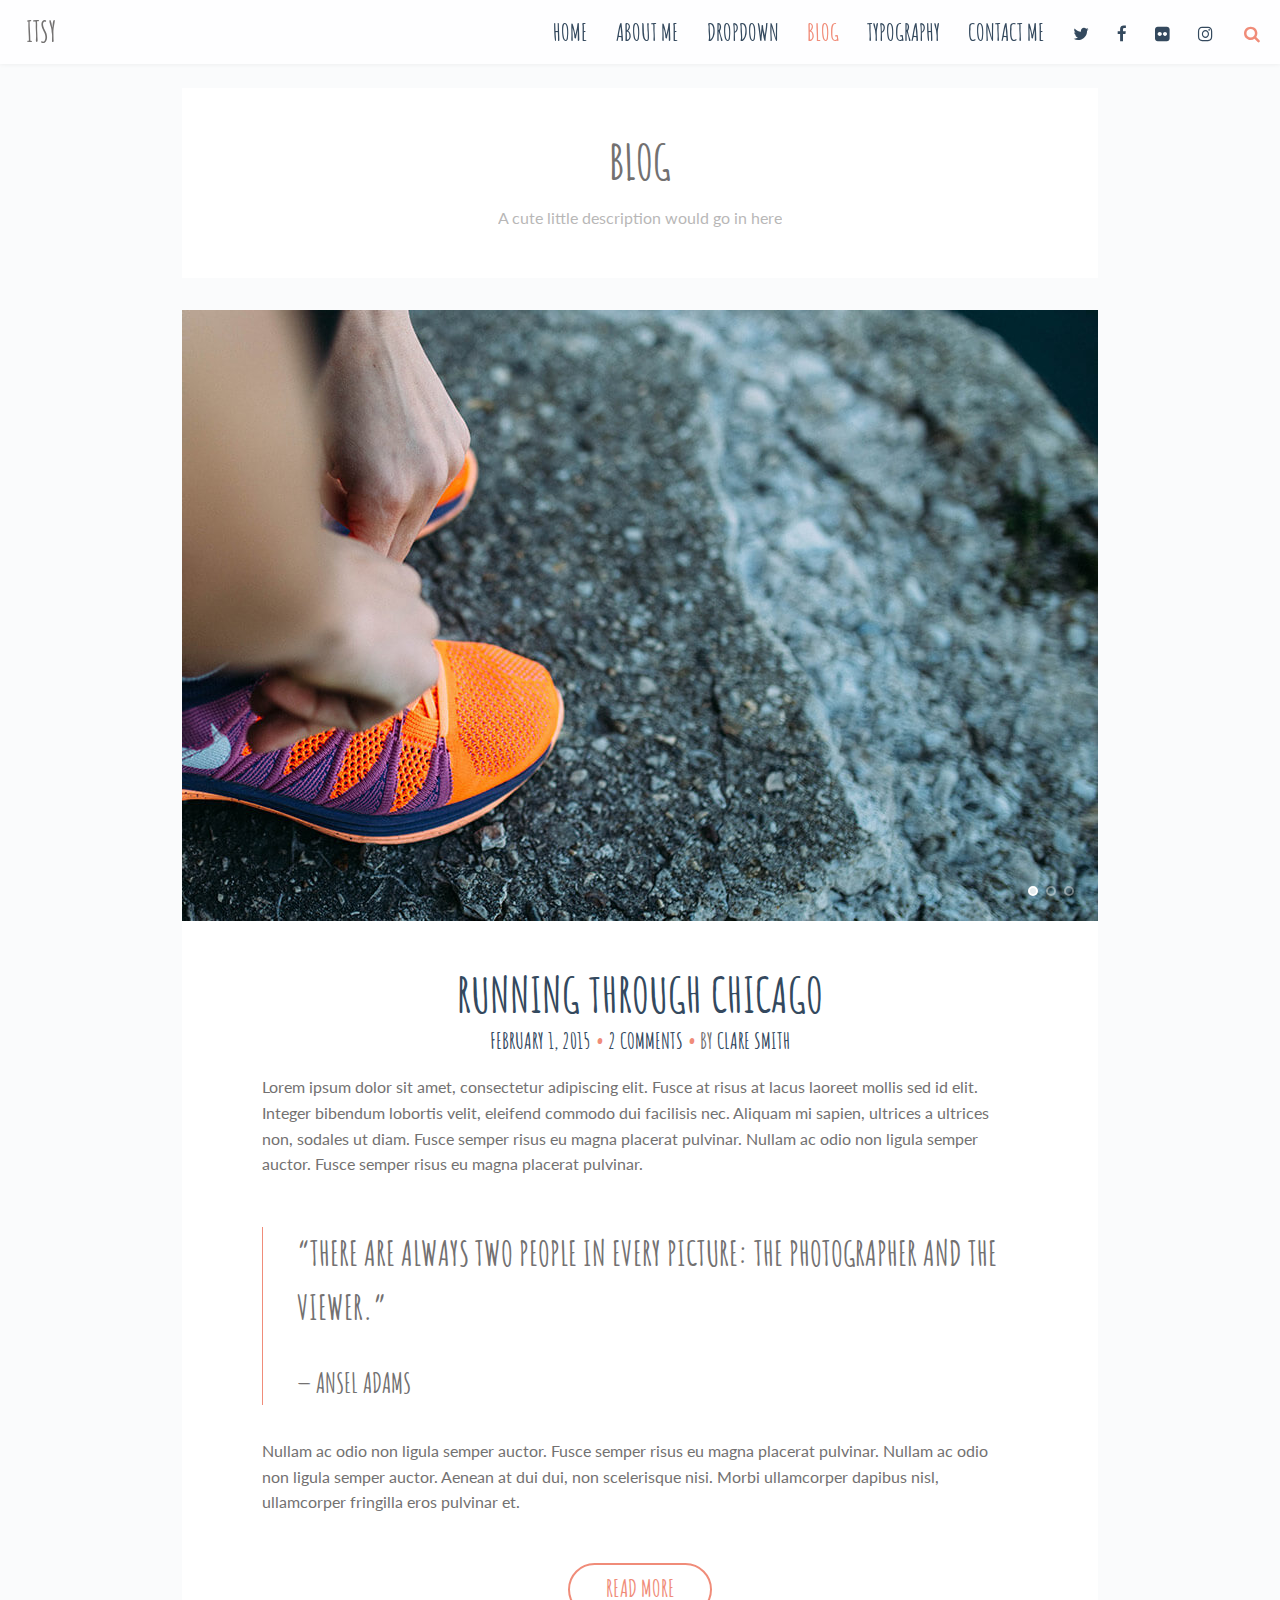
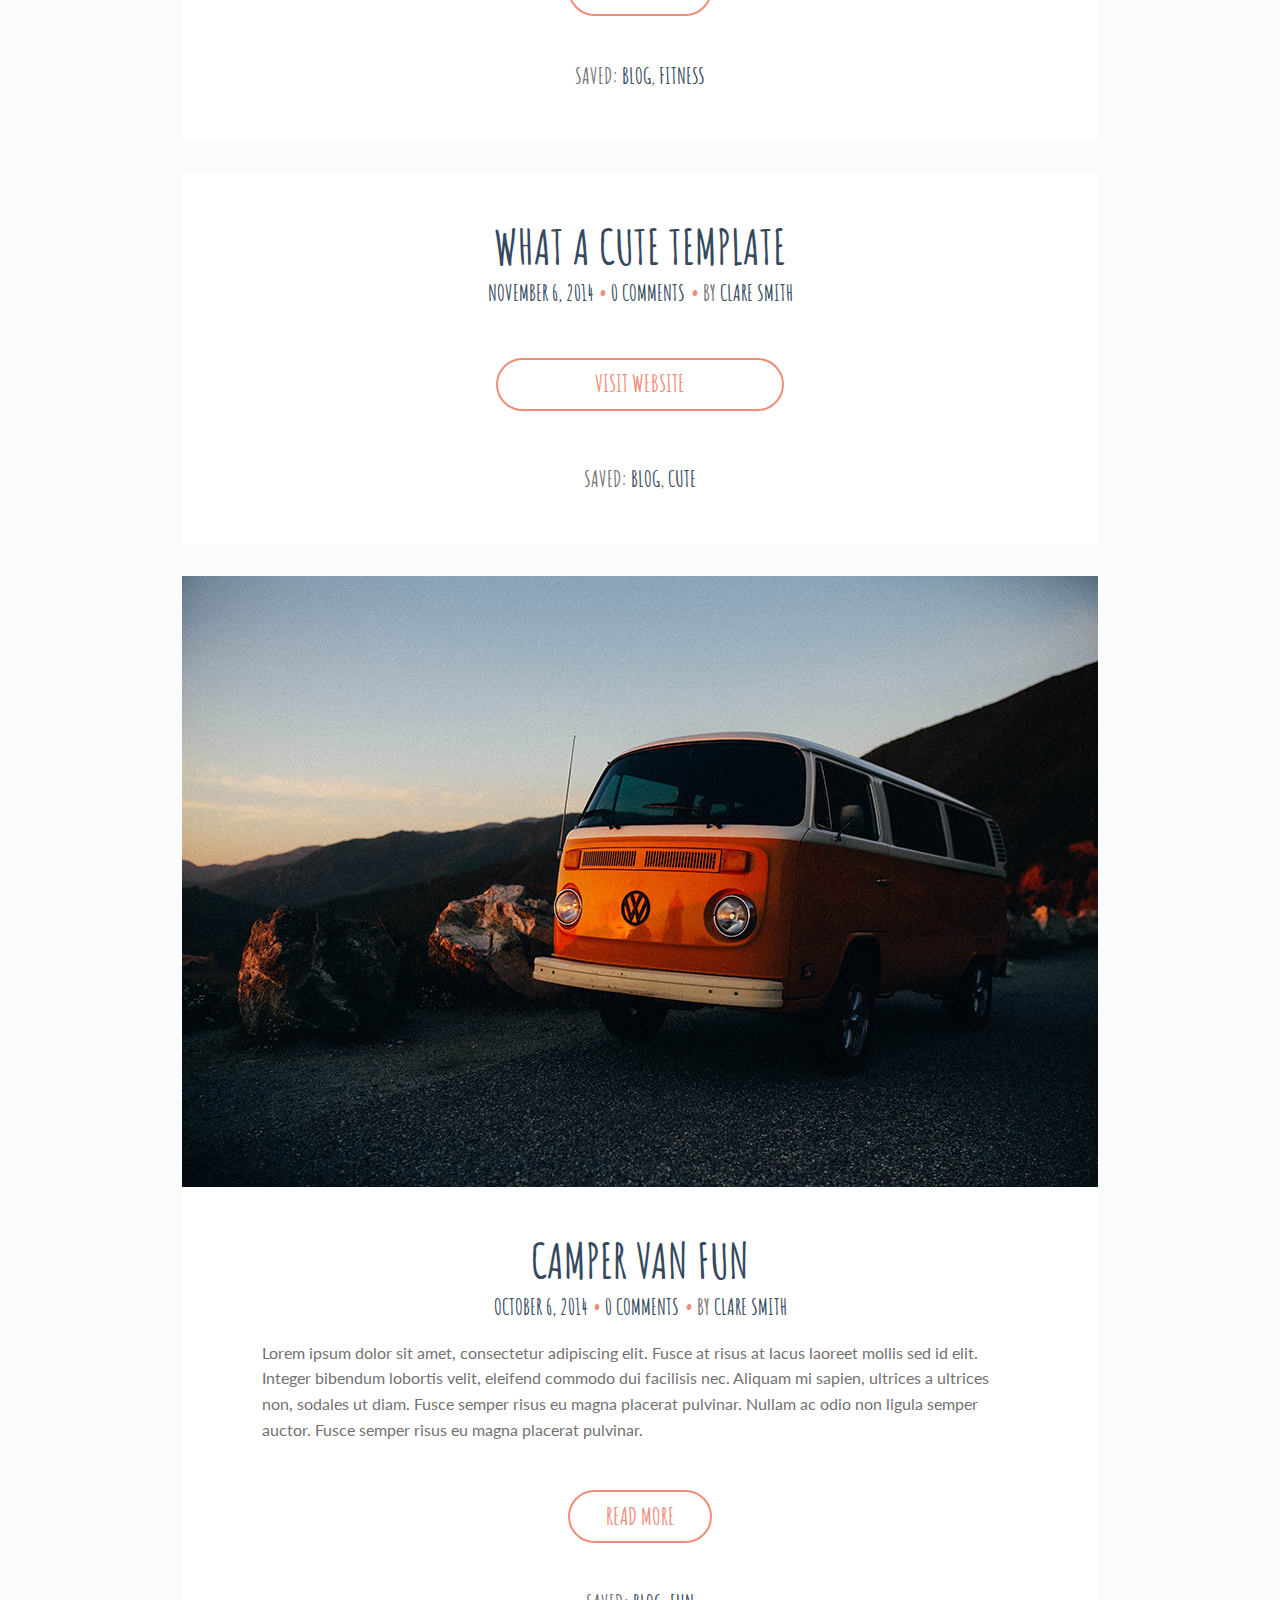
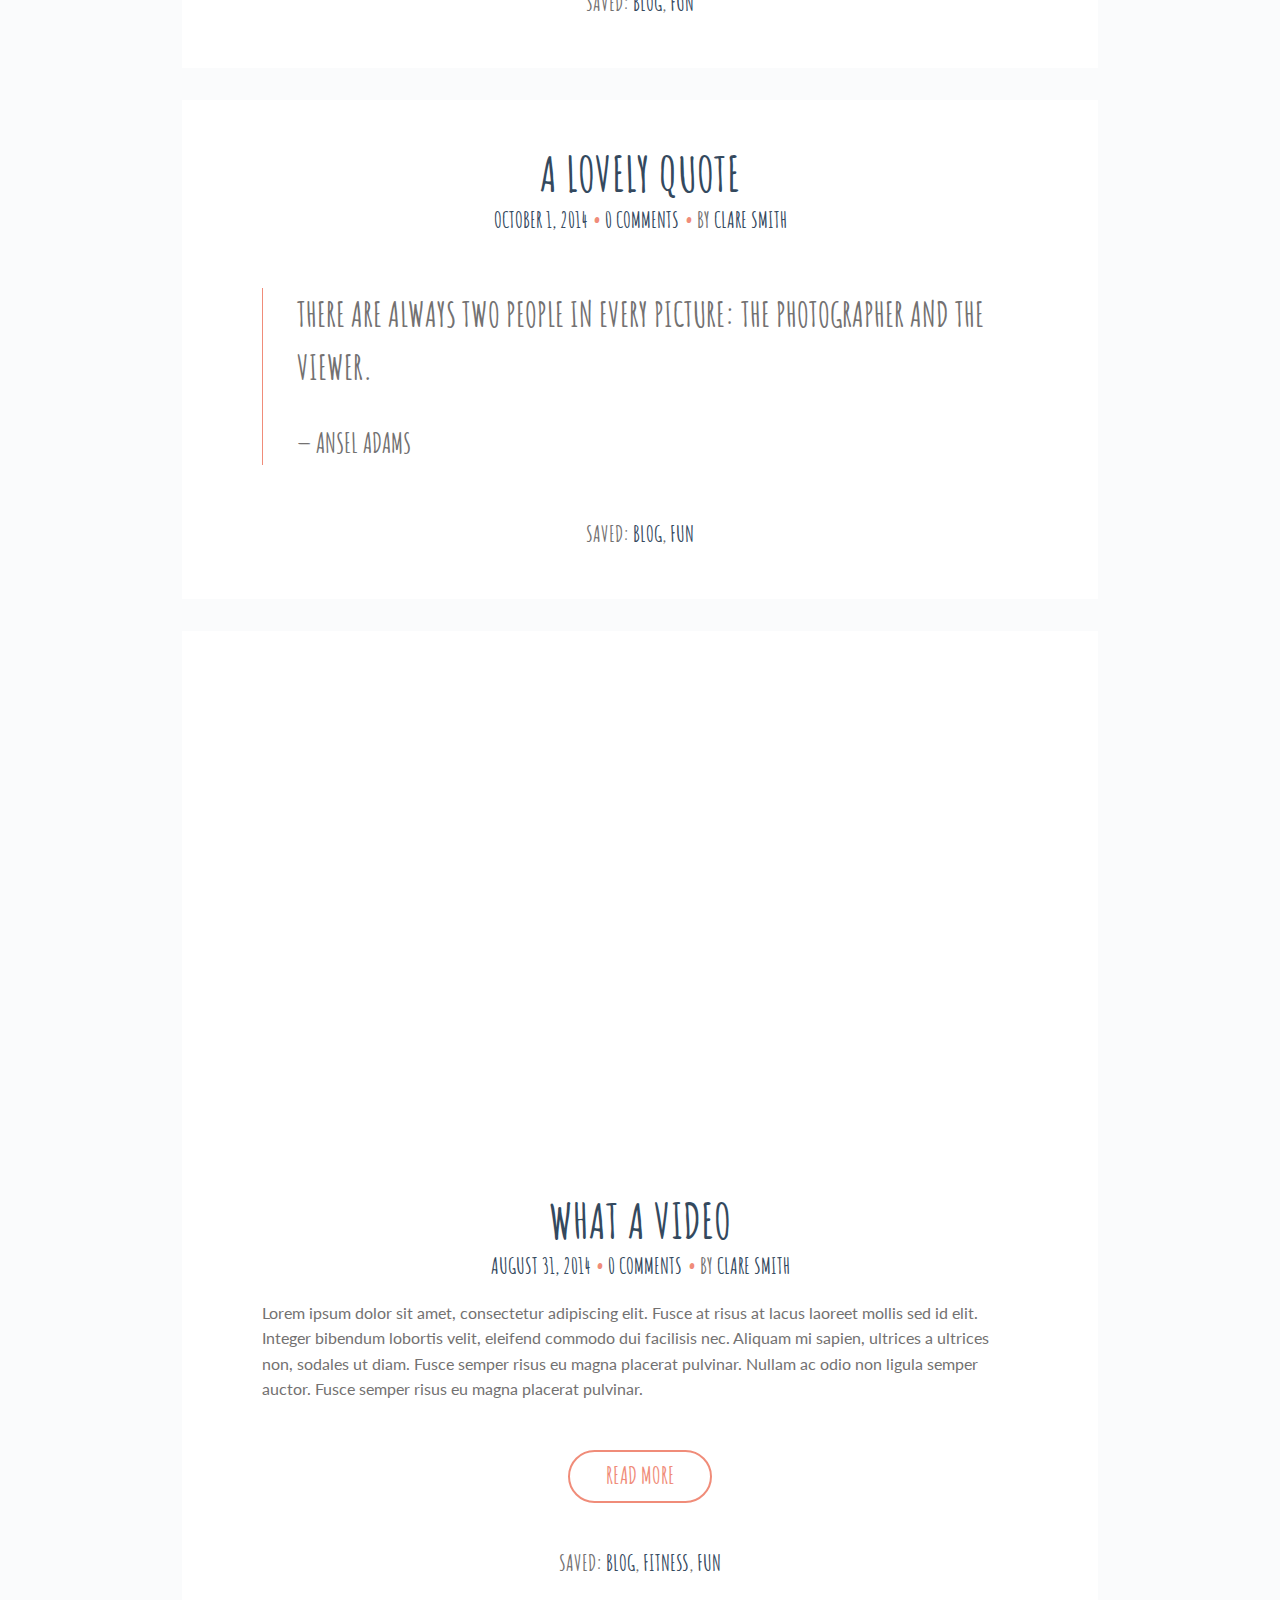
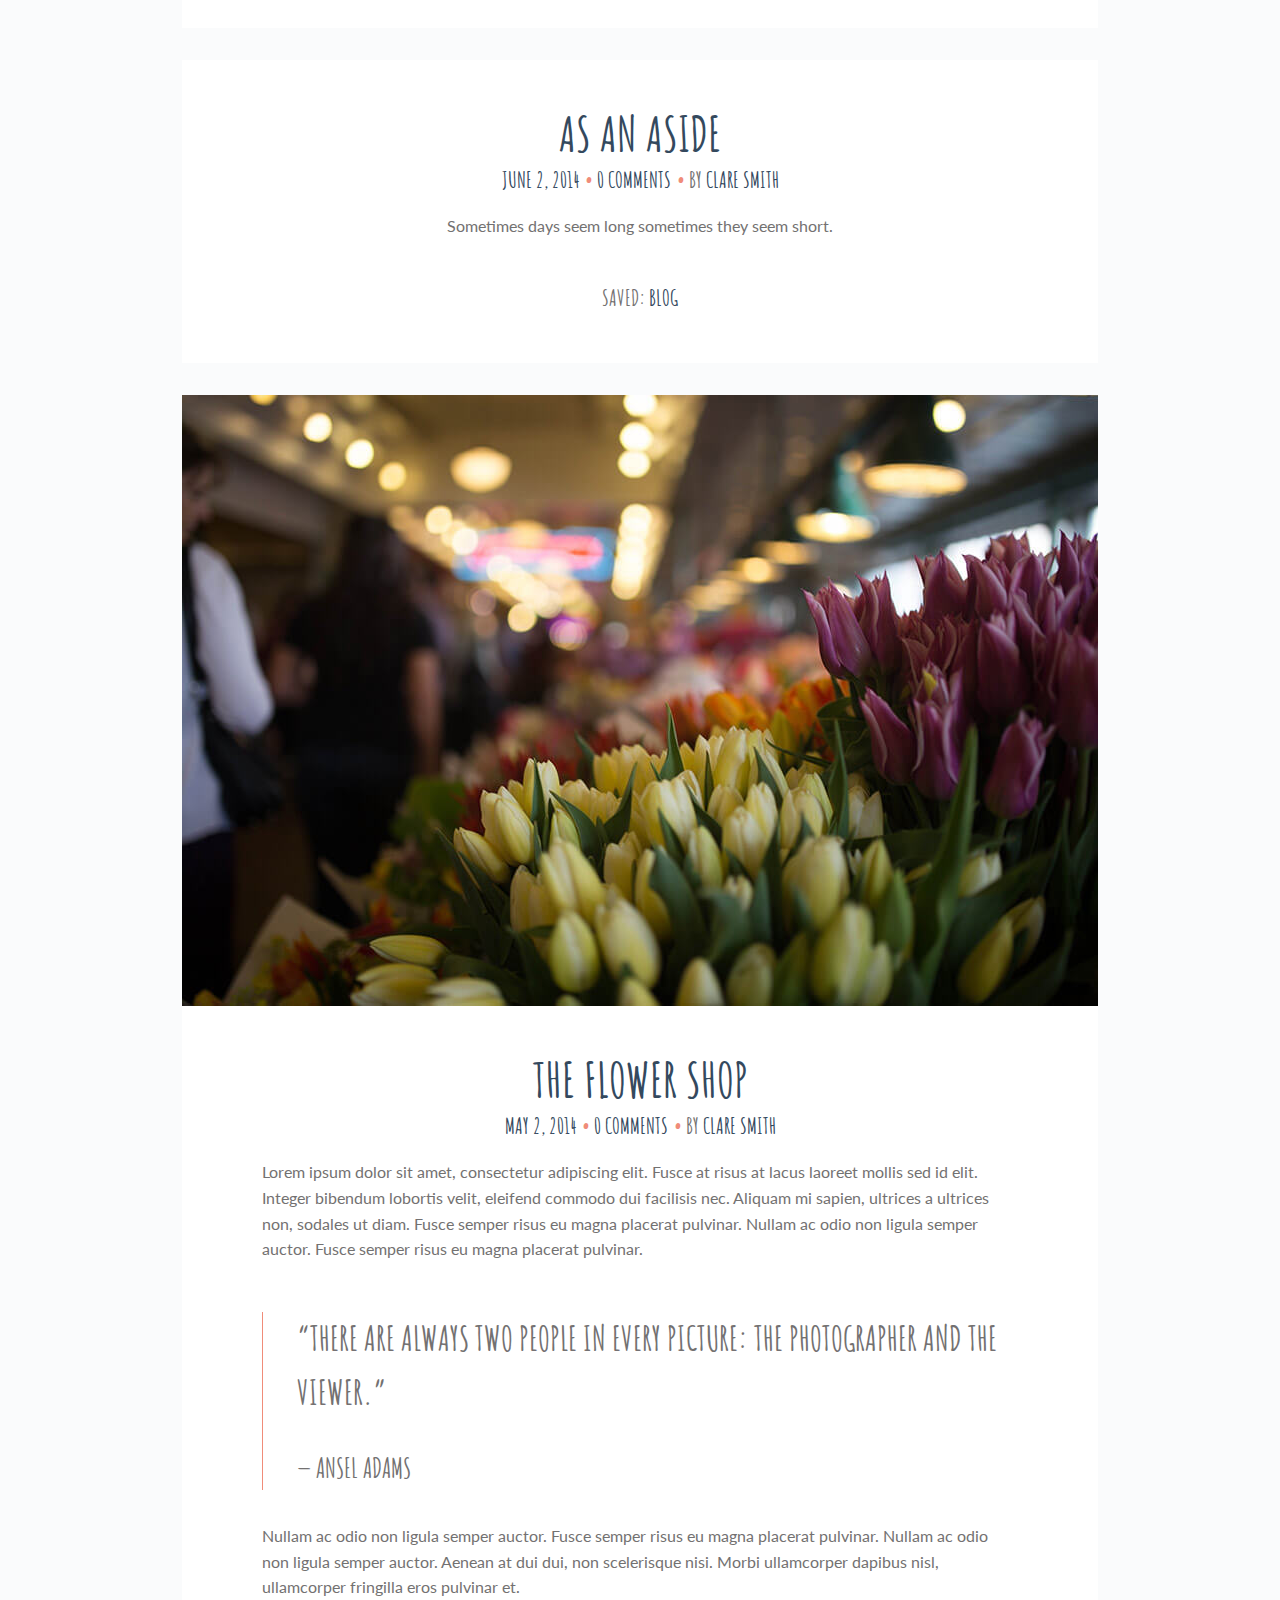
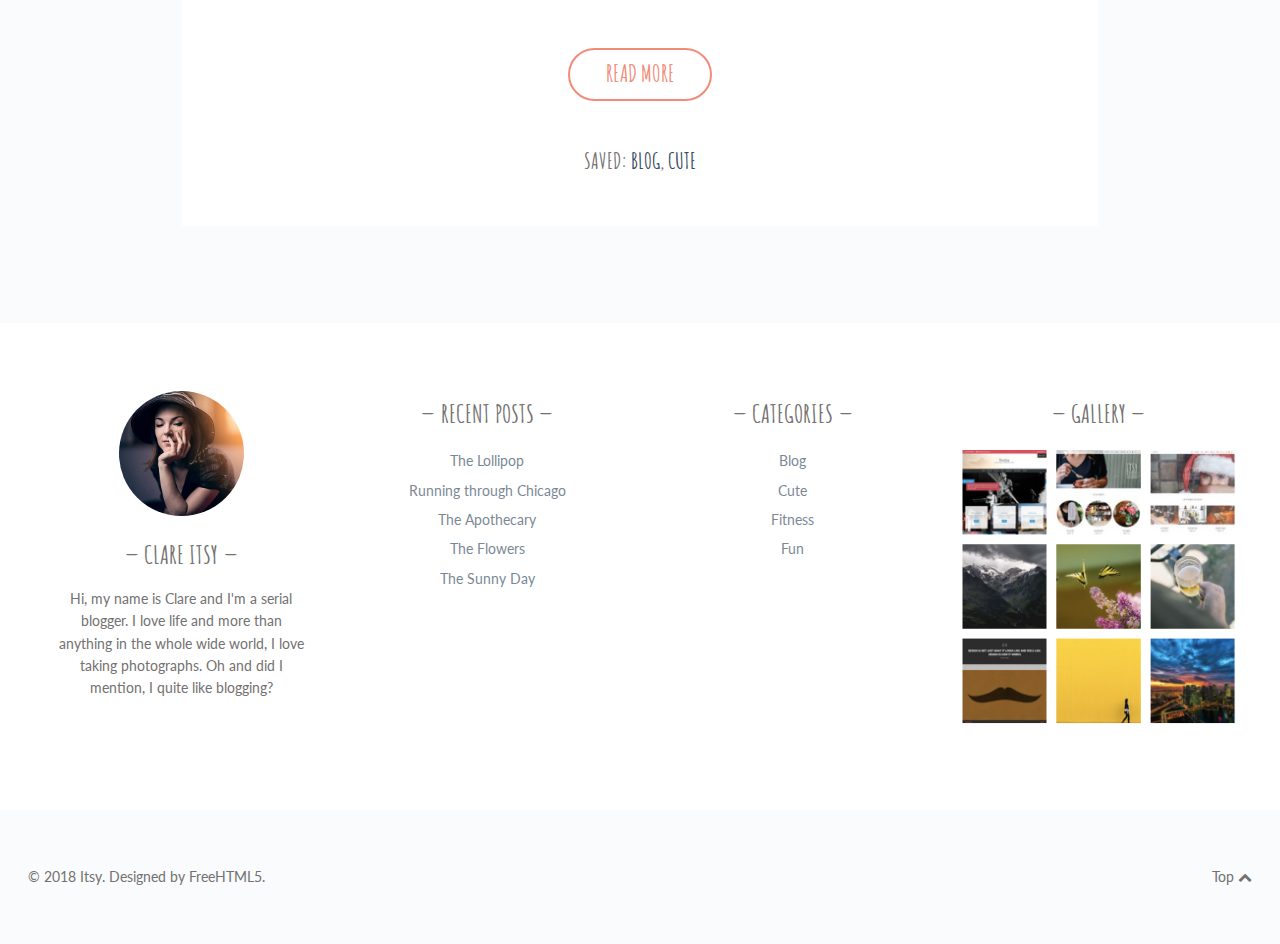
<file: trip_introduction/blog.html>
<!doctype html>
<!--
	Itsy by FreeHTML5.co
	Twitter: https://twitter.com/fh5co
	Facebook: https://fb.com/fh5co
	URL: https://freehtml5.co
-->
<html class="home blog no-js" lang="en-US">
<head>
    <title>Itsy | A cutesy little template by FreeHTML5.co</title>

    <meta charset="UTF-8"/>
    <link rel="stylesheet" href="https://stackpath.bootstrapcdn.com/font-awesome/4.7.0/css/font-awesome.min.css"
          type="text/css" media="all"/>
    <link rel="stylesheet" href="https://fonts.googleapis.com/css?family=Amatic+SC%3A400%2C700%7CLato%3A400%2C700%2C400italic%2C700italic&amp;ver=4.9.8"
          type="text/css" media="screen"/>
    <link rel="stylesheet" href="style.css" type="text/css" media="screen"/>
    <link rel="stylesheet" href="print.css" type="text/css" media="print"/>
    <!--[if (lt IE 9) & (!IEMobile)]>
    <link rel="stylesheet" id="lt-ie9-css" href="ie.css" type="text/css" media="screen"/>
    <![endif]-->
    <script src='js/jquery-3.0.0.min.js'></script>
    <script src='js/jquery-migrate-3.0.1.min.js'></script>
    <!--[if lt IE 9]>
    <script src="http://html5shim.googlecode.com/svn/trunk/html5.js"></script>
    <![endif]-->
</head>
<body class="home sticky-menu sidebar-off" id="top">

<header class="header">

    <div class="header-wrap">

        <div class="logo plain logo-left">
            <div class="site-title">
                <a href="index.html" title="Go to Home">Itsy</a>
            </div>
        </div><!-- /logo -->


        <nav id="nav" role="navigation">
            <div class="table">
                <div class="table-cell">
                    <ul id="menu-menu-1">
                        <li class="menu-item">
                            <a href="index.html">Home</a></li>
                        <li class="menu-item">
                            <a href="about.html">About me</a></li>
                        <li class="menu-item">
                            <a href="#">Dropdown</a>
                            <ul class="sub-menu">
                                <li class="menu-item">
                                    <a href="#">Cute</a></li>
                                <li class="menu-item">
                                    <a href="#">Fun</a></li>
                                <li class="menu-item">
                                    <a href="#">Fitness</a>
                                </li>
                            </ul>
                        </li>
                        <li class="menu-item current-menu-item">
                            <a href="blog.html">Blog</a>
                            <ul class="sub-menu">
                                <li class="menu-item">
                                    <a href="single.html">Single</a></li>
                            </ul>
                        </li>
                        <li class="menu-item">
                            <a href="typography.html">Typography</a></li>
                        <li class="menu-item">
                            <a href="contact.html">Contact me</a></li>
                        <li class="menu-inline menu-item">
                            <a title="Twitter" href="http://twitter.com/fh5co">
                                <i class="fa fa-twitter"></i><span class="i">Twitter</span>
                            </a></li>
                        <li class="menu-inline menu-item">
                            <a title="Facebook" href="http://www.facebook.com/fh5co">
                                <i class="fa fa-facebook"></i><span class="i">Facebook</span>
                            </a></li>
                        <li class="menu-inline menu-item">
                            <a title="Flickr" href="#"><i class="fa fa-flickr"></i><span class="i">Flickr</span></a>
                        </li>
                        <li class="menu-inline menu-item">
                            <a title="Instagram" href="#">
                                <i class="fa fa-instagram"></i><span class="i">Instagram</span>
                            </a>
                        </li>
                    </ul>
                </div>
            </div>
        </nav>
        <a href="#nav" class="menu-trigger"><i class="fa fa-bars"></i></a>

        <a href="#topsearch" class="search-trigger"><i class="fa fa-search"></i></a>

    </div>

</header>


<div class="wrap full-wrap">
    <div class="main-wrap">
        <section class="main main-archive">

            <article class="post result">
                <div class="inner">
                    <h1 class="searching">Blog</h1>
                    <p>A cute little description would go in here</p>
                </div>
            </article>

            <div class="loop">


                <article class="post format-gallery post_format-post-format-gallery">


                    <a href="#"
                       title="Running through Chicago">
                        <div class="part-gallery">
                            <div class="flexslider">
                                <ul class="slides">

                                    <li><span class="post-image"><img src="images/Run-3.jpg"
                                                                      alt="Run-3"/></span></li>
                                    <li><span class="post-image"><img src="images/Run-1.jpg"
                                                                      alt="Run-1"/></span></li>
                                    <li><span class="post-image"><img src="images/Run-2.jpg"
                                                                      alt="Run-2"/></span></li>
                                </ul>
                            </div>
                        </div>

                    </a>

                    <div class="inner">

                        <h2 class="entry-title">
                            <a href="#"
                               title="Running through Chicago">
                                Running through Chicago </a>
                        </h2>
                        <ul class="meta top">
                            <li class="time">
                                <a href="#"
                                   title="Running through Chicago">
                                    <time class="post-date updated" datetime="2015-02-01">February 1, 2015</time>
                                </a></li>

                            <li class="comments post-tags">
                                <a href="#">2
                                    Comments</a></li>

                            <li class="author-m post-tags">
                                By <span class="vcard author post-author"><span class="fn"><a
                                    href="#"
                                    title="Posts by Clare Smith" rel="author">Clare Smith</a></span></span>
                            </li>

                        </ul>
                        <div class="post-content">
                            <p>Lorem ipsum dolor sit amet, consectetur adipiscing elit. Fusce at risus at lacus laoreet
                                mollis sed id elit. Integer bibendum lobortis velit, eleifend commodo dui facilisis nec.
                                Aliquam mi sapien, ultrices a ultrices non, sodales ut diam. Fusce semper risus eu magna
                                placerat pulvinar. Nullam ac odio non ligula semper auctor. Fusce semper risus eu magna
                                placerat pulvinar.</p>
                            <blockquote><p>“There are always two people in every picture: the photographer and the
                                viewer.”<cite>Ansel Adams</cite></p></blockquote>
                            <p>Nullam ac odio non ligula semper auctor. Fusce semper risus eu magna placerat pulvinar.
                                Nullam ac odio non ligula semper auctor. Aenean at dui dui, non scelerisque nisi. Morbi
                                ullamcorper dapibus nisl, ullamcorper fringilla eros pulvinar et. <a
                                        href="#"
                                        class="more-link">Read More</a></p>
                        </div>


                        <ul class="meta bottom">


                            <li class="cat post-tags">Saved: <a
                                    href="#">Blog</a>,
                                <a href="#">Fitness</a>
                            </li>


                        </ul>

                    </div>
                </article>


                <article class="post format-link has-post-thumbnail post_format-post-format-link">


                    <div class="inner">

                        <h2 class="entry-title">
                            <a href="#"
                               title="What a cute template">
                                What a cute template </a>
                        </h2>
                        <ul class="meta top">
                            <li class="time">
                                <a href="#"
                                   title="What a cute template">
                                    <time class="post-date updated" datetime="2014-11-06">November 6, 2014</time>
                                </a></li>

                            <li class="comments post-tags">
                                <a href="#">0
                                    Comments</a></li>

                            <li class="author-m post-tags">
                                By <span class="vcard author post-author"><span class="fn"><a
                                    href="#"
                                    title="Posts by Clare Smith" rel="author">Clare Smith</a></span></span>
                            </li>

                        </ul>

                        <div class="part-link">
                            <a class="more-link" href="https://freehtml5.co" title="What a cute template"
                               target="_self">Visit Website</a>
                        </div>


                        <ul class="meta bottom">

                            <li class="cat post-tags">Saved: <a
                                    href="#">Blog</a>,
                                <a href="#"
                                   rel="category tag">Cute</a></li>

                        </ul>

                    </div>
                </article>


                <article class="post format-image has-post-thumbnail post_format-post-format-image">




  		            <span class="post-image">
  			  				<a href="#" title="Camper Van Fun">
  			  				    <img width="916" height="611" src="images/Camper-1.jpg"
                                     class="attachment-desktop size-desktop" alt=""/>
                            </a>

  		            </span>


                    <div class="inner">

                        <h2 class="entry-title">
                            <a href="#"
                               title="Camper Van Fun">
                                Camper Van Fun </a>
                        </h2>
                        <ul class="meta top">
                            <li class="time">
                                <a href="#"
                                   title="Camper Van Fun">
                                    <time class="post-date updated" datetime="2014-10-06">October 6, 2014</time>
                                </a></li>

                            <li class="comments post-tags">
                                <a href="#">0
                                    Comments</a></li>

                            <li class="author-m post-tags">
                                By <span class="vcard author post-author"><span class="fn"><a
                                    href="#"
                                    title="Posts by Clare Smith" rel="author">Clare Smith</a></span></span>
                            </li>

                        </ul>
                        <div class="post-content">
                            <p>Lorem ipsum dolor sit amet, consectetur adipiscing elit. Fusce at risus at lacus laoreet
                                mollis sed id elit. Integer bibendum lobortis velit, eleifend commodo dui facilisis nec.
                                Aliquam mi sapien, ultrices a ultrices non, sodales ut diam. Fusce semper risus eu magna
                                placerat pulvinar. Nullam ac odio non ligula semper auctor. Fusce semper risus eu magna
                                placerat pulvinar. <a
                                        href="#"
                                        class="more-link">Read More</a></p>
                        </div>


                        <ul class="meta bottom">

                            <li class="cat post-tags">Saved: <a
                                    href="#">Blog</a>,
                                <a href="#">Fun</a>
                            </li>

                        </ul>
                    </div>
                </article>


                <article class="post format-quote has-post-thumbnail post_format-post-format-quote">


                    <div class="inner">

                        <h2 class="entry-title">
                            <a href="#"
                               title="A lovely Quote">
                                A lovely Quote </a>
                        </h2>
                        <ul class="meta top">
                            <li class="time">
                                <a href="#"
                                   title="A lovely Quote">
                                    <time class="post-date updated" datetime="2014-10-01">October 1, 2014</time>
                                </a></li>

                            <li class="comments post-tags">
                                <a href="#">0
                                    Comments</a></li>

                            <li class="author-m post-tags">
                                By <span class="vcard author post-author"><span class="fn"><a
                                    href="#"
                                    title="Posts by Clare Smith" rel="author">Clare Smith</a></span></span>
                            </li>

                        </ul>
                        <div class="post-content">
                            <blockquote class="content-quote">
                                <p>There are always two people in every picture: the photographer and the viewer.</p>
                                <cite>Ansel Adams</cite>
                            </blockquote>
                        </div>


                        <ul class="meta bottom">

                            <li class="cat post-tags">Saved: <a
                                    href="#">Blog</a>,
                                <a href="#">Fun</a>
                            </li>

                        </ul>

                    </div>
                </article>


                <article class="post format-video has-post-thumbnail post_format-post-format-video">


			        <span class="post-image post-video">
                        <div class="fluid-width-video-wrapper" style="padding-top: 56.25%;"><iframe
                                src="https://player.vimeo.com/video/33091687?portrait=0" frameborder="0" webkitallowfullscreen=""
                                mozallowfullscreen="" allowfullscreen=""></iframe></div>
                    </span>

                    <div class="inner">

                        <h2 class="entry-title">
                            <a href="#"
                               title="What a video">
                                What a video </a>
                        </h2>
                        <ul class="meta top">
                            <li class="time">
                                <a href="#"
                                   title="What a video">
                                    <time class="post-date updated" datetime="2014-08-31">August 31, 2014</time>
                                </a></li>

                            <li class="comments post-tags">
                                <a href="#">0
                                    Comments</a></li>

                            <li class="author-m post-tags">
                                By <span class="vcard author post-author"><span class="fn"><a
                                    href="#"
                                    title="Posts by Clare Smith" rel="author">Clare Smith</a></span></span>
                            </li>

                        </ul>
                        <div class="post-content">
                            <p>Lorem ipsum dolor sit amet, consectetur adipiscing elit. Fusce at risus at lacus laoreet
                                mollis sed id elit. Integer bibendum lobortis velit, eleifend commodo dui facilisis nec.
                                Aliquam mi sapien, ultrices a ultrices non, sodales ut diam. Fusce semper risus eu magna
                                placerat pulvinar. Nullam ac odio non ligula semper auctor. Fusce semper risus eu magna
                                placerat pulvinar. <a
                                        href="#"
                                        class="more-link">Read More</a></p>
                        </div>


                        <ul class="meta bottom">

                            <li class="cat post-tags">Saved: <a
                                    href="#">Blog</a>,
                                <a href="#">Fitness</a>,
                                <a href="#">Fun</a>
                            </li>

                        </ul>

                    </div>
                </article>


                <article class="post has-post-thumbnail">


                    <div class="inner">

                        <h2 class="entry-title">
                            <a href="#"
                               title="As an aside">
                                As an aside </a>
                        </h2>
                        <ul class="meta top">
                            <li class="time">
                                <a href="#"
                                   title="As an aside">
                                    <time class="post-date updated" datetime="2014-06-02">June 2, 2014</time>
                                </a></li>

                            <li class="comments post-tags">
                                <a href="#">0
                                    Comments</a></li>

                            <li class="author-m post-tags">
                                By <span class="vcard author post-author"><span class="fn"><a
                                    href="#"
                                    title="Posts by Clare Smith" rel="author">Clare Smith</a></span></span>
                            </li>

                        </ul>
                        <div class="post-content">
                            <p style="text-align: center">Sometimes days seem long sometimes they seem short.</p>
                        </div>


                        <ul class="meta bottom">

                            <li class="cat post-tags">Saved: <a
                                    href="#">Blog</a>
                            </li>

                        </ul>

                    </div>
                </article>

                <article class="post has-post-thumbnail">




  		            <span class="post-image">
  			  				<a href="#" title="The Flower Shop">
  			  				    <img width="916" height="611"
                                     src="images/Flower-Shop.jpg"
                                     class="attachment-desktop size-desktop" alt=""/>
                            </a>
  		            </span>


                    <div class="inner">

                        <h2 class="entry-title">
                            <a href="#"
                               title="The Flower Shop">
                                The Flower Shop </a>
                        </h2>
                        <ul class="meta top">
                            <li class="time">
                                <a href="#"
                                   title="The Flower Shop">
                                    <time class="post-date updated" datetime="2014-05-02">May 2, 2014</time>
                                </a></li>

                            <li class="comments post-tags">
                                <a href="#">0
                                    Comments</a></li>

                            <li class="author-m post-tags">
                                By <span class="vcard author post-author"><span class="fn"><a
                                    href="#"
                                    title="Posts by Clare Smith" rel="author">Clare Smith</a></span></span>
                            </li>

                        </ul>
                        <div class="post-content">
                            <p>Lorem ipsum dolor sit amet, consectetur adipiscing elit. Fusce at risus at lacus laoreet
                                mollis sed id elit. Integer bibendum lobortis velit, eleifend commodo dui facilisis nec.
                                Aliquam mi sapien, ultrices a ultrices non, sodales ut diam. Fusce semper risus eu magna
                                placerat pulvinar. Nullam ac odio non ligula semper auctor. Fusce semper risus eu magna
                                placerat pulvinar.</p>
                            <blockquote><p>“There are always two people in every picture: the photographer and the
                                viewer.”<cite>Ansel Adams</cite></p></blockquote>
                            <p>Nullam ac odio non ligula semper auctor. Fusce semper risus eu magna placerat pulvinar.
                                Nullam ac odio non ligula semper auctor. Aenean at dui dui, non scelerisque nisi. Morbi
                                ullamcorper dapibus nisl, ullamcorper fringilla eros pulvinar et. <a
                                        href="#"
                                        class="more-link">Read More</a></p>
                        </div>


                        <ul class="meta bottom">

                            <li class="cat post-tags">Saved: <a
                                    href="#">Blog</a>,
                                <a href="#"
                                   rel="category tag">Cute</a></li>

                        </ul>

                    </div>
                </article>


            </div>


        </section>


    </div><!-- /main-wrap -->


</div><!-- /wrap -->


<div class="footer-widgets widget-count-4">

    <div class="wrap">

        <div class="mt-about-you-widget">
            <div class="widget footer">

                <img class="mt-about-avatar" src="images/about-me.jpg" alt="Clare Itsy"/>


                <h4>Clare Itsy</h4>

                <div class="mt-about-bio">
                    <p>Hi, my name is Clare and I&#039;m a serial blogger. I love life and more
                    than anything in the whole wide world, I love taking photographs. Oh and did I mention, I quite like
                    blogging?</p>
                </div>


            </div>
        </div>
        <div class="widget footer"><h4>Recent Posts</h4>
            <ul>
                <li>
                    <a href="#">The Lollipop</a>
                </li>
                <li>
                    <a href="#">Running through Chicago</a>
                </li>
                <li>
                    <a href="#">The Apothecary</a>
                </li>
                <li>
                    <a href="#">The Flowers</a>
                </li>
                <li>
                    <a href="#">The Sunny Day</a>
                </li>
            </ul>
        </div>
        <div class="widget footer"><h4>Categories</h4>
            <ul>
                <li class="cat-item cat-item-6">
                    <a href="#" title="A cute little description would go in here">Blog</a>
                </li>
                <li class="cat-item cat-item-7">
                    <a href="#" title="A cute little description would go in here">Cute</a>
                </li>
                <li class="cat-item cat-item-8">
                    <a href="#">Fitness</a>
                </li>
                <li class="cat-item cat-item-9">
                    <a href="#">Fun</a>
                </li>
            </ul>
        </div>
        <div class="widget footer"><h4>Gallery</h4>
            <div class="textwidget">
                <img src="images/gallery.png" alt="">
            </div>
        </div>
    </div>

</div>


<footer class="footer">
    <div class="footer-wrap">
        <div id="footer-text">&copy; 2018 Itsy.
            Designed by <a href="https://freehtml5.co" target="_blank">FreeHTML5</a>.</div>

        <a href="#top" id="btt">Top <i class="fa fa-chevron-up"></i></a>
    </div>
</footer>

<div id="topsearch">
    <div class="table">
        <div class="table-cell">
            <form role="search" method="get" class="searchform" action="index.html">
                <div>
                    <input type="text" value="" name="s" class="s" placeholder="Type and hit enter"/>
                    <input type="submit" class="searchsubmit" value="Search"/>
                </div>
            </form>
        </div>
    </div>
    <a href="#topsearch" class="search-trigger"><i class="fa fa-times"></i></a>
</div>


<script>var ie9 = false;</script>
<!--[if lte IE 9 ]>
<script> var ie9 = true; </script>
<![endif]-->
<script src="js/global-plugins.min.js"></script>
<script src="js/main.js"></script>
</body>
</html>
</file>
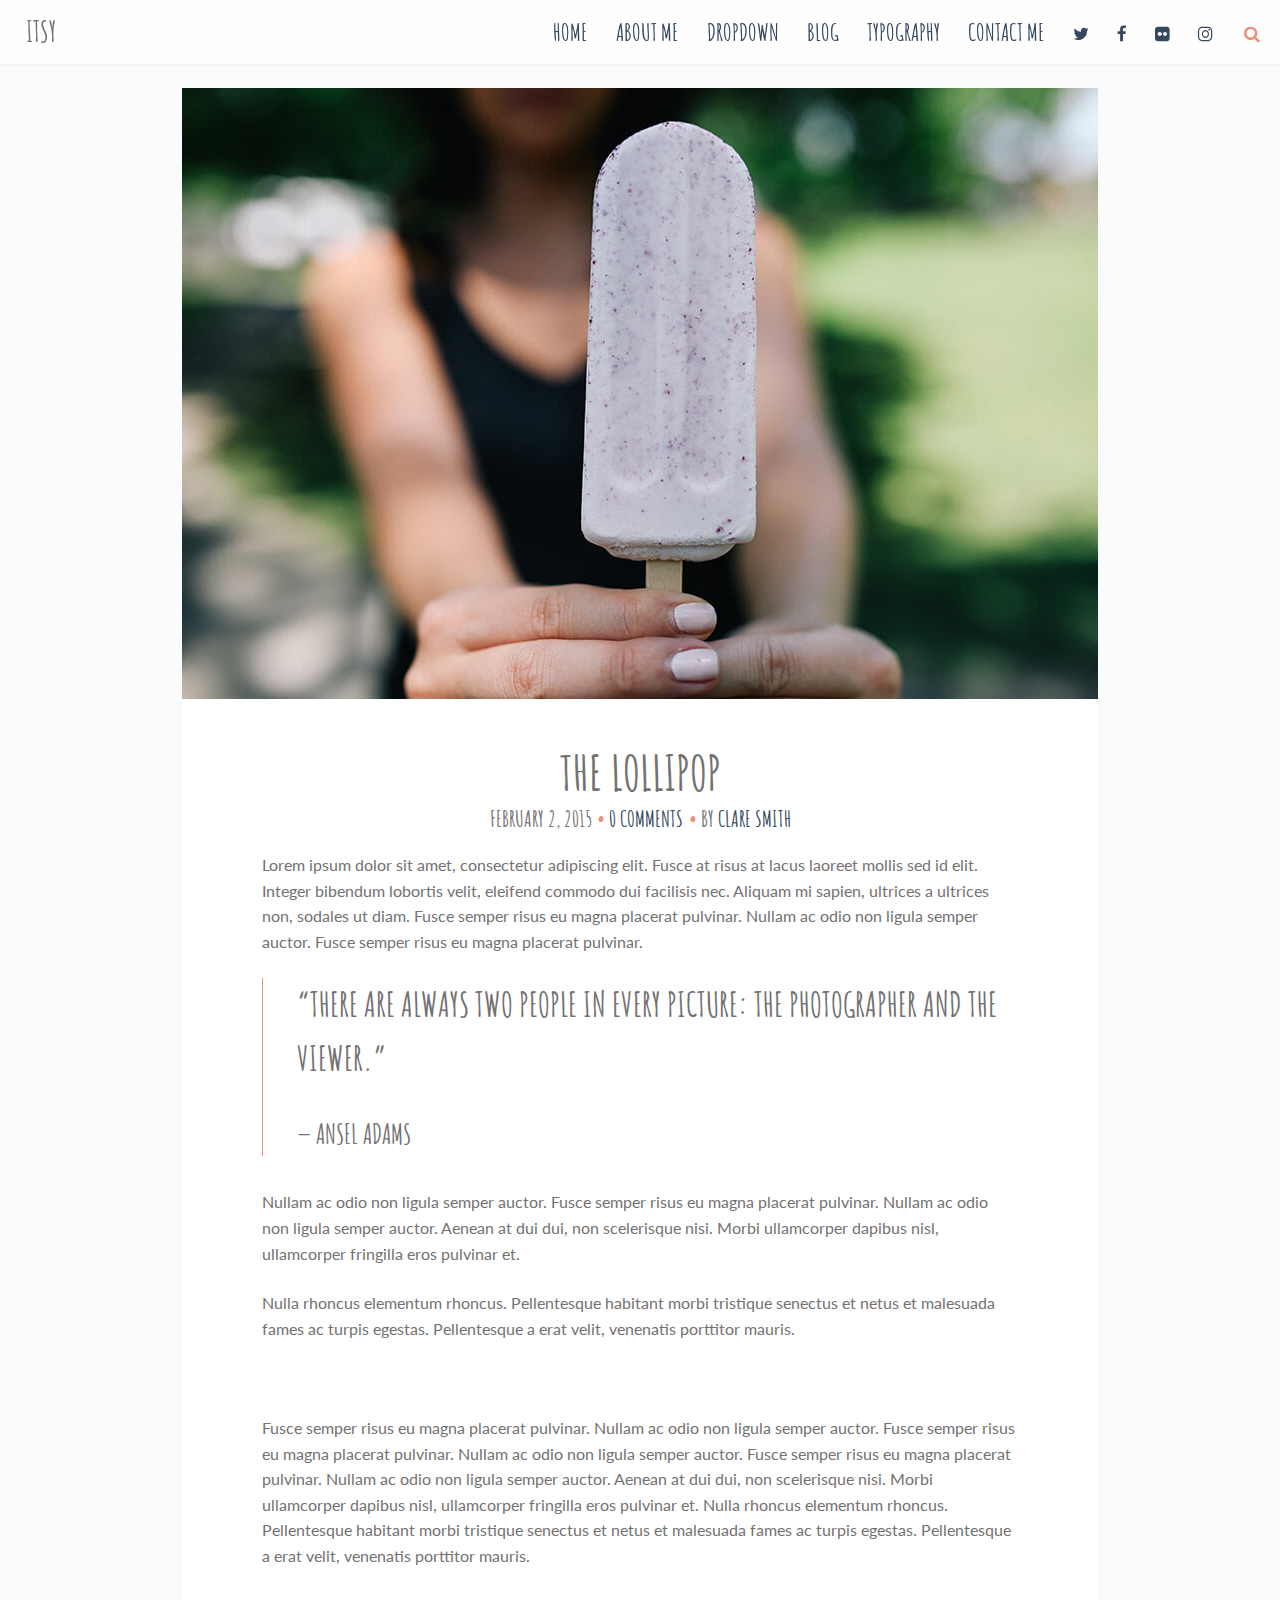
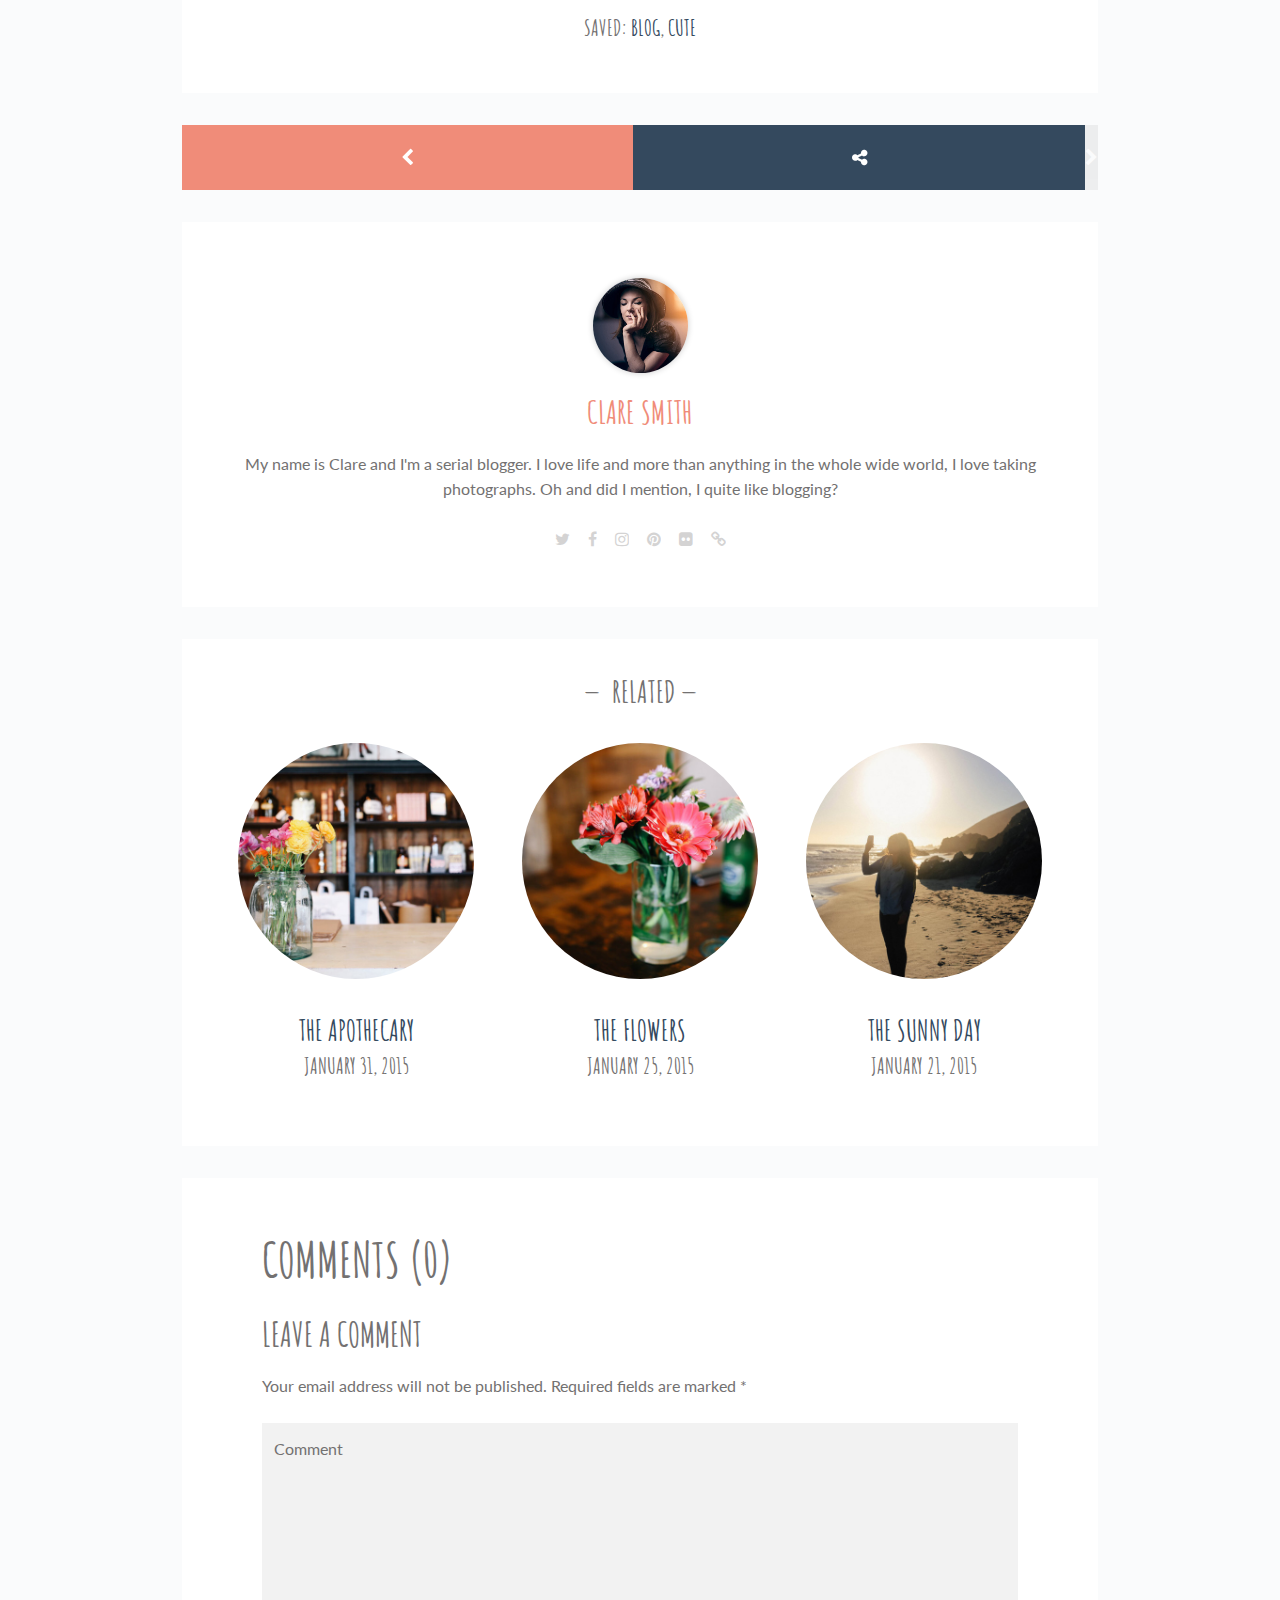
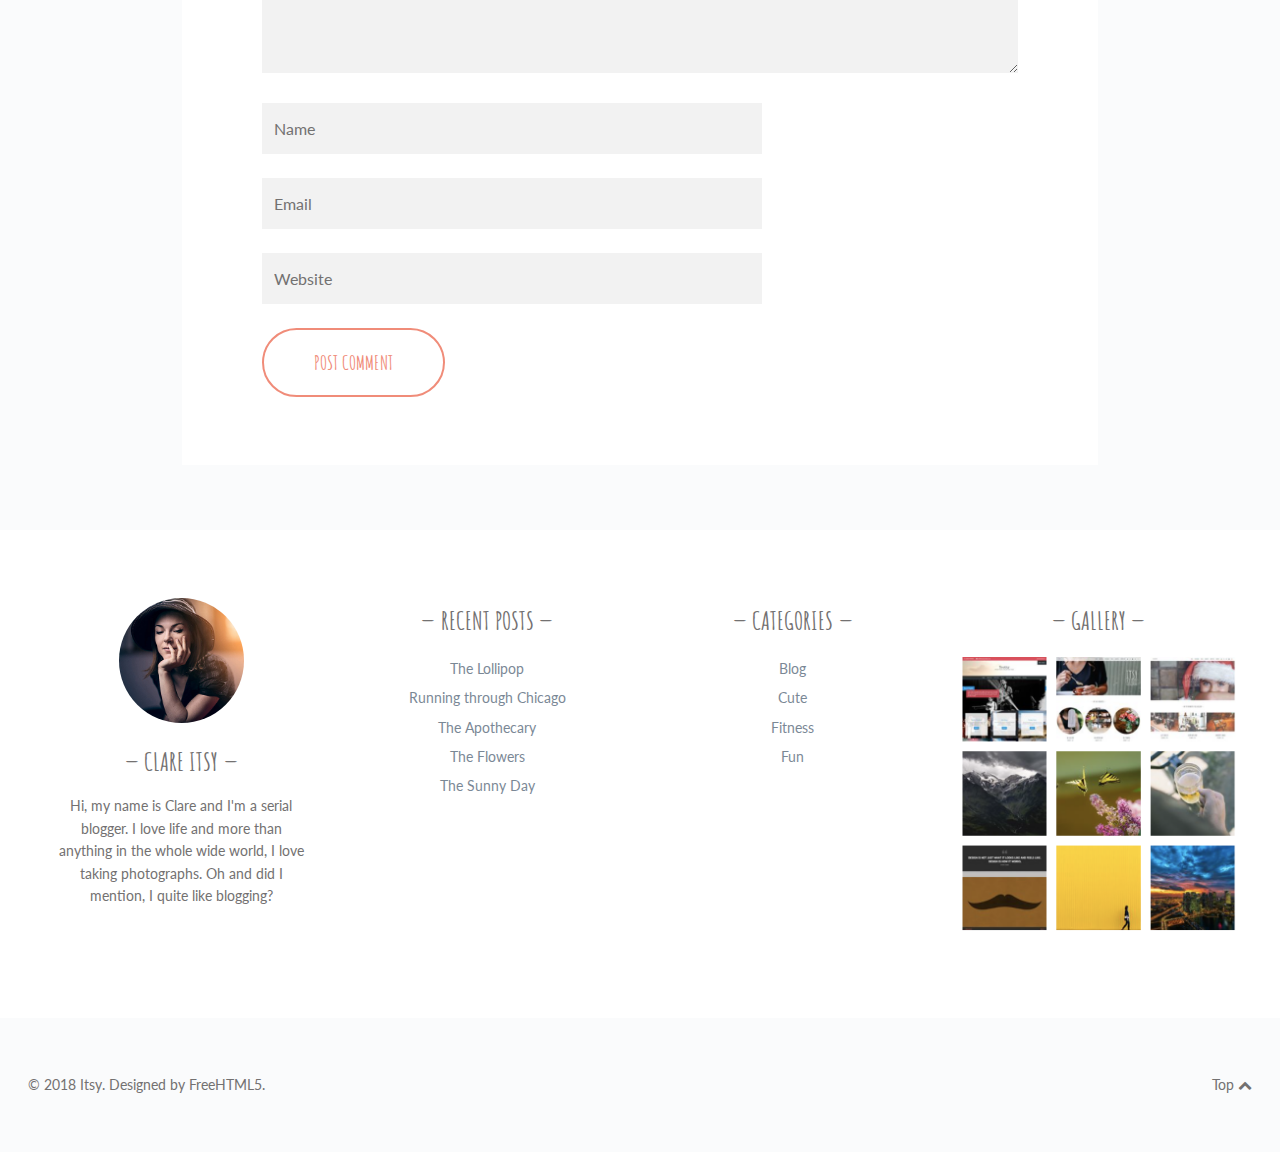
<file: trip_introduction/single.html>
<!doctype html>
<!--
	Itsy by FreeHTML5.co
	Twitter: https://twitter.com/fh5co
	Facebook: https://fb.com/fh5co
	URL: https://freehtml5.co
-->
<html class="home blog no-js" lang="en-US">
<head>
    <title>Itsy | A cutesy little template by FreeHTML5.co</title>

    <meta charset="UTF-8"/>
    <link rel="stylesheet" href="https://stackpath.bootstrapcdn.com/font-awesome/4.7.0/css/font-awesome.min.css"
          type="text/css" media="all"/>
    <link rel="stylesheet" href="https://fonts.googleapis.com/css?family=Amatic+SC%3A400%2C700%7CLato%3A400%2C700%2C400italic%2C700italic&amp;ver=4.9.8"
          type="text/css" media="screen"/>
    <link rel="stylesheet" href="style.css" type="text/css" media="screen"/>
    <link rel="stylesheet" href="print.css" type="text/css" media="print"/>
    <!--[if (lt IE 9) & (!IEMobile)]>
    <link rel="stylesheet" id="lt-ie9-css" href="ie.css" type="text/css" media="screen"/>
    <![endif]-->
    <script src='js/jquery-3.0.0.min.js'></script>
    <script src='js/jquery-migrate-3.0.1.min.js'></script>
    <!--[if lt IE 9]>
    <script src="http://html5shim.googlecode.com/svn/trunk/html5.js"></script>
    <![endif]-->
</head>
<body class="home sticky-menu sidebar-off" id="top">

<header class="header">

    <div class="header-wrap">

        <div class="logo plain logo-left">
            <div class="site-title">
                <a href="index.html" title="Go to Home">Itsy</a>
            </div>
        </div><!-- /logo -->


        <nav id="nav" role="navigation">
            <div class="table">
                <div class="table-cell">
                    <ul id="menu-menu-1">
                        <li class="menu-item">
                            <a href="index.html">Home</a></li>
                        <li class="menu-item">
                            <a href="about.html">About me</a></li>
                        <li class="menu-item">
                            <a href="#">Dropdown</a>
                            <ul class="sub-menu">
                                <li class="menu-item">
                                    <a href="#">Cute</a></li>
                                <li class="menu-item">
                                    <a href="#">Fun</a></li>
                                <li class="menu-item">
                                    <a href="#">Fitness</a>
                                </li>
                            </ul>
                        </li>
                        <li class="menu-item">
                            <a href="blog.html">Blog</a>
                            <ul class="sub-menu">
                                <li class="menu-item">
                                    <a href="single.html">Single</a></li>
                            </ul>
                        </li>
                        <li class="menu-item">
                            <a href="typography.html">Typography</a></li>
                        <li class="menu-item">
                            <a href="contact.html">Contact me</a></li>
                        <li class="menu-inline menu-item">
                            <a title="Twitter" href="http://twitter.com/fh5co">
                                <i class="fa fa-twitter"></i><span class="i">Twitter</span>
                            </a></li>
                        <li class="menu-inline menu-item">
                            <a title="Facebook" href="http://www.facebook.com/fh5co">
                                <i class="fa fa-facebook"></i><span class="i">Facebook</span>
                            </a></li>
                        <li class="menu-inline menu-item">
                            <a title="Flickr" href="#"><i class="fa fa-flickr"></i><span class="i">Flickr</span></a>
                        </li>
                        <li class="menu-inline menu-item">
                            <a title="Instagram" href="#">
                                <i class="fa fa-instagram"></i><span class="i">Instagram</span>
                            </a>
                        </li>
                    </ul>
                </div>
            </div>
        </nav>
        <a href="#nav" class="menu-trigger"><i class="fa fa-bars"></i></a>

        <a href="#topsearch" class="search-trigger"><i class="fa fa-search"></i></a>

    </div>

</header>


<div class="wrap full-wrap">
    <div class="main-wrap">
        <section class="main">


            <article class="post has-post-thumbnail">

  		        <span class="post-image">
                    <img width="916" height="611" src="images/Lollipop.jpg" alt="">
  		        </span>


                <div class="inner">

                    <h1 class="entry-title">The Lollipop</h1>
                    <ul class="meta top">
                        <li class="time">
                            <time class="post-date updated" datetime="2015-02-02">February 2, 2015 </time>
                        </li>

                        <li class="comments">
                            <a href="single.html#respond">0 Comments</a>
                        </li>

                        <li class="author-m">
                            By <span class="vcard author"><span class="fn"><a href="blog.html" title="Posts by Clare Smith" rel="author">Clare Smith</a></span></span>
                        </li>

                    </ul>
                    <div class="post-content">
                        <p>Lorem ipsum dolor sit amet, consectetur adipiscing elit. Fusce at risus at lacus laoreet mollis sed id elit. Integer bibendum lobortis velit, eleifend commodo dui facilisis nec. Aliquam mi sapien, ultrices a ultrices non, sodales ut diam. Fusce semper risus eu magna placerat pulvinar. Nullam ac odio non ligula semper auctor. Fusce semper risus eu magna placerat pulvinar.</p>
                        <blockquote><p>“There are always two people in every picture: the photographer and the viewer.”<cite>Ansel Adams</cite></p></blockquote>
                        <p>Nullam ac odio non ligula semper auctor. Fusce semper risus eu magna placerat pulvinar. Nullam ac odio non ligula semper auctor. Aenean at dui dui, non scelerisque nisi. Morbi ullamcorper dapibus nisl, ullamcorper fringilla eros pulvinar et.</p>
                        <p>Nulla rhoncus elementum rhoncus. Pellentesque habitant morbi tristique senectus et netus et malesuada fames ac turpis egestas. Pellentesque a erat velit, venenatis porttitor mauris.</p>
                        <p>&nbsp;</p>
                        <p>Fusce semper risus eu magna placerat pulvinar. Nullam ac odio non ligula semper auctor. Fusce semper risus eu magna placerat pulvinar. Nullam ac odio non ligula semper auctor. Fusce semper risus eu magna placerat pulvinar. Nullam ac odio non ligula semper auctor. Aenean at dui dui, non scelerisque nisi. Morbi ullamcorper dapibus nisl, ullamcorper fringilla eros pulvinar et. Nulla rhoncus elementum rhoncus. Pellentesque habitant morbi tristique senectus et netus et malesuada fames ac turpis egestas. Pellentesque a erat velit, venenatis porttitor mauris.</p>
                    </div>


                    <ul class="meta bottom">
                        <li class="cat">Saved:  <a href="#">Blog</a>, <a href="#">Cute</a></li>
                    </ul>

                </div>
            </article>

            <nav class="pagination">
                <ul>
                    <li class="older-posts">
                        <span><a href="#" rel="prev"><i class="fa fa-chevron-left"></i> <span class="i">Prev</span></a></span>
                    </li>
                    <li class="share-link">
                        <a href="#share"><i class="fa fa-share-alt"></i><span class="i">Share</span></a>
                    </li>
                    <li class="newer-posts">
                        <span class="inactive"><span class="i">Next</span> <i class="fa fa-chevron-right"></i></span>
                    </li>

                </ul>
            </nav>





            <aside class="author-wrap">
                <span class="author-avatar"><img alt="" src="images/about-me.jpg" class="avatar avatar-200 photo" height="200" width="200"></span>
                <div class="author-bio">
                    <h4><a href="blog.html">Clare Smith</a></h4>
                    <p>My name is Clare and I'm a serial blogger. I love life and more than anything in the whole wide world, I love taking photographs. Oh and did I mention, I quite like blogging?</p>
                    <div class="author-socials-wrap">

                        <a class="author-socials" href="http://twitter.com/fh5co" target="_blank"><i class="fa fa-twitter"></i><span>Twitter</span></a>
                        <a class="author-socials" href="http://facebook.com/fh5co" target="_blank"><i class="fa fa-facebook"></i><span>Facebook</span></a>
                        <a class="author-socials" href="#" target="_blank"><i class="fa fa-instagram"></i><span>Instagram</span></a>
                        <a class="author-socials" href="#" target="_blank"><i class="fa fa-pinterest"></i><span>Pinterest</span></a>
                        <a class="author-socials" href="#" target="_blank"><i class="fa fa-flickr"></i><span>Flickr</span></a>
                        <a class="author-socials" href="https://freehtml5.co" target="_blank"><i class="fa fa-link"></i><span>Website</span></a>

                    </div>
                </div>

            </aside>




            <div class="related-posts">

                <h5>Related</h5>

                <div class="posts">

                    <aside class="related post has-post-thumbnail">

  		                <span class="post-image">
                            <a href="#" title="The Apothecary">
                                <img width="468" height="468" src="images/Apothecary.jpg" alt=""></a>
                        </span>


                        <div class="inner">

                            <h6 class="entry-title">

                                <a href="#" title="The Apothecary">

                                    The Apothecary
                                </a>
                                <ul class="meta top">
                                    <li class="time">
                                        <time class="post-date updated" datetime="2015-01-31">January 31, 2015</time>
                                    </li>
                                </ul>

                            </h6>

                        </div>
                    </aside>


                    <aside class="related post has-post-thumbnail">

                        <span class="post-image">
                            <a href="#" title="The Flowers">
                                <img width="468" height="468" src="images/Flowers.jpg" alt="" ></a>
                        </span>


                        <div class="inner">

                            <h6 class="entry-title">

                                <a href="#" title="The Flowers">The Flowers</a>
                                <ul class="meta top">
                                    <li class="time">
                                        <time class="post-date updated" datetime="2015-01-25">January 25, 2015</time>
                                    </li>
                                </ul>

                            </h6>

                        </div>
                    </aside>

                    <aside class="related post has-post-thumbnail">

                        <span class="post-image">
                            <a href="#" title="The Sunny Day">
                                <img width="468" height="468" src="images/Sun.jpg" alt="">
                            </a>
                        </span>


                        <div class="inner">

                            <h6 class="post-title entry-title">

                                <a href="#" title="The Sunny Day">The Sunny Day</a>
                                <ul class="meta top">
                                    <li class="time">
                                        <time class="post-date updated" datetime="2015-01-21">January 21, 2015</time>
                                    </li>
                                </ul>

                            </h6>

                        </div>
                    </aside>


                </div></div>



            <div class="comments-wrapper">

                <div id="comments" class="inner">

                    <div class="comments-inner"><h3 id="respond-title">Comments (0)</h3></div>

                    <aside class="comments">
                    </aside>

                    <div id="respond" class="comment-respond">
                        <h3 id="reply-title" class="comment-reply-title">Leave a comment <small><a rel="nofollow" id="cancel-comment-reply-link" href="#respond" style="display:none;">Cancel reply</a></small></h3>
                        <form>
                            <p>Your email address will not be published. Required fields are marked <span class="required">*</span></p>
                            <p><label for="comment">Comment</label><textarea id="comment" name="comment" cols="45" rows="8" aria-required="true" placeholder="Comment"></textarea></p><p class="comment-form-author"><label class="hidden" for="author">Name</label> <span class="required hidden">*</span><input id="author" name="author" type="text" value="" size="30" aria-required="true" placeholder="Name"></p>
                            <p><label for="email">Email</label> <span class="required ">*</span><input id="email" name="email" type="text" value="" size="30" aria-required="true" placeholder="Email"></p>
                            <p><label for="url">Website</label><input id="url" name="url" type="text" value="" size="30" placeholder="Website"></p>
                            <p class="form-submit"><input name="submit" type="submit" id="submit" class="submit" value="Post Comment"></p>
                        </form>
                    </div><!-- #respond -->

                </div>

            </div>


        </section>


    </div><!-- /main-wrap -->


</div><!-- /wrap -->


<div class="footer-widgets widget-count-4">

    <div class="wrap">

        <div class="mt-about-you-widget">
            <div class="widget footer">

                <img class="mt-about-avatar" src="images/about-me.jpg" alt="Clare Itsy"/>


                <h4>Clare Itsy</h4>

                <div class="mt-about-bio">
                    <p>Hi, my name is Clare and I&#039;m a serial blogger. I love life and more
                    than anything in the whole wide world, I love taking photographs. Oh and did I mention, I quite like
                    blogging?</p>
                </div>


            </div>
        </div>
        <div class="widget footer"><h4>Recent Posts</h4>
            <ul>
                <li>
                    <a href="#">The Lollipop</a>
                </li>
                <li>
                    <a href="#">Running through Chicago</a>
                </li>
                <li>
                    <a href="#">The Apothecary</a>
                </li>
                <li>
                    <a href="#">The Flowers</a>
                </li>
                <li>
                    <a href="#">The Sunny Day</a>
                </li>
            </ul>
        </div>
        <div class="widget footer"><h4>Categories</h4>
            <ul>
                <li class="cat-item cat-item-6">
                    <a href="#" title="A cute little description would go in here">Blog</a>
                </li>
                <li class="cat-item cat-item-7">
                    <a href="#" title="A cute little description would go in here">Cute</a>
                </li>
                <li class="cat-item cat-item-8">
                    <a href="#">Fitness</a>
                </li>
                <li class="cat-item cat-item-9">
                    <a href="#">Fun</a>
                </li>
            </ul>
        </div>
        <div class="widget footer"><h4>Gallery</h4>
            <div class="textwidget">
                <img src="images/gallery.png" alt="">
            </div>
        </div>
    </div>

</div>


<footer class="footer">
    <div class="footer-wrap">
        <div id="footer-text">&copy; 2018 Itsy.
            Designed by <a href="https://freehtml5.co" target="_blank">FreeHTML5</a>.</div>

        <a href="#top" id="btt">Top <i class="fa fa-chevron-up"></i></a>
    </div>
</footer>

<div class="share-overlay">

    <div class="share-inner">

        <span class="share-label">Share: </span>

        <ul class="meta sharer" id="share">
            <li class="share-on">
                <a target="blank" title="The+Lollipop"
                   href="https://twitter.com/share?text=The+Lollipop%20-%20&amp;url=https://freehtml5.co&amp;via=fh5co"
                   onclick="window.open('https://twitter.com/share?text=The+Lollipop%20-%20&amp;url=https://freehtml5.co','twitter','width=450,height=300,left='+(screen.availWidth/2-375)+',top='+(screen.availHeight/2-150)+'');return false;"
                   class="twitter">
                    <i class="fa fa-twitter"></i><span>Twitter</span>
                </a>
            </li>
            <li class="share-on">
                <a href="http://pinterest.com/pin/create/button/?url=https://freehtml5.co&amp;description=FreeHTML5"
                   target="_blank" class=" pinterest offblack">
                    <i class="fa fa-pinterest"></i><span>Pinterest</span>
                </a>
            </li>
            <li class="share-on">
                <a target="blank" title="The+Lollipop"
                   href="http://www.facebook.com/share.php?u=https://freehtml5.co"
                   onclick="window.open('http://www.facebook.com/share.php?u=https://freehtml5.co','facebook','width=450,height=300,left='+(screen.availWidth/2-375)+',top='+(screen.availHeight/2-150)+'');return false;"
                   class=" facebook ">
                    <i class="fa fa-facebook"></i><span>Facebook</span>
                </a>
            </li>

            <li class="share-on">
                <a onclick="window.open('https://plus.google.com/share?url=https://freehtml5.co','gplusshare','width=450,height=300,left='+(screen.availWidth/2-375)+',top='+(screen.availHeight/2-150)+'');return false;"
                   href="https://plus.google.com/share?urlhttps://freehtml5.co"
                   class=" googleplus offblack">
                    <i class="fa fa-google-plus"></i><span>Google+</span>
                </a>
            </li>
        </ul>
    </div>
</div>

<div id="topsearch">
    <div class="table">
        <div class="table-cell">
            <form role="search" method="get" class="searchform" action="index.html">
                <div>
                    <input type="text" value="" name="s" class="s" placeholder="Type and hit enter"/>
                    <input type="submit" class="searchsubmit" value="Search"/>
                </div>
            </form>
        </div>
    </div>
    <a href="#topsearch" class="search-trigger"><i class="fa fa-times"></i></a>
</div>


<script>var ie9 = false;</script>
<!--[if lte IE 9 ]>
<script> var ie9 = true; </script>
<![endif]-->
<script src="js/global-plugins.min.js"></script>
<script src="js/main.js"></script>
</body>
</html>
</file>
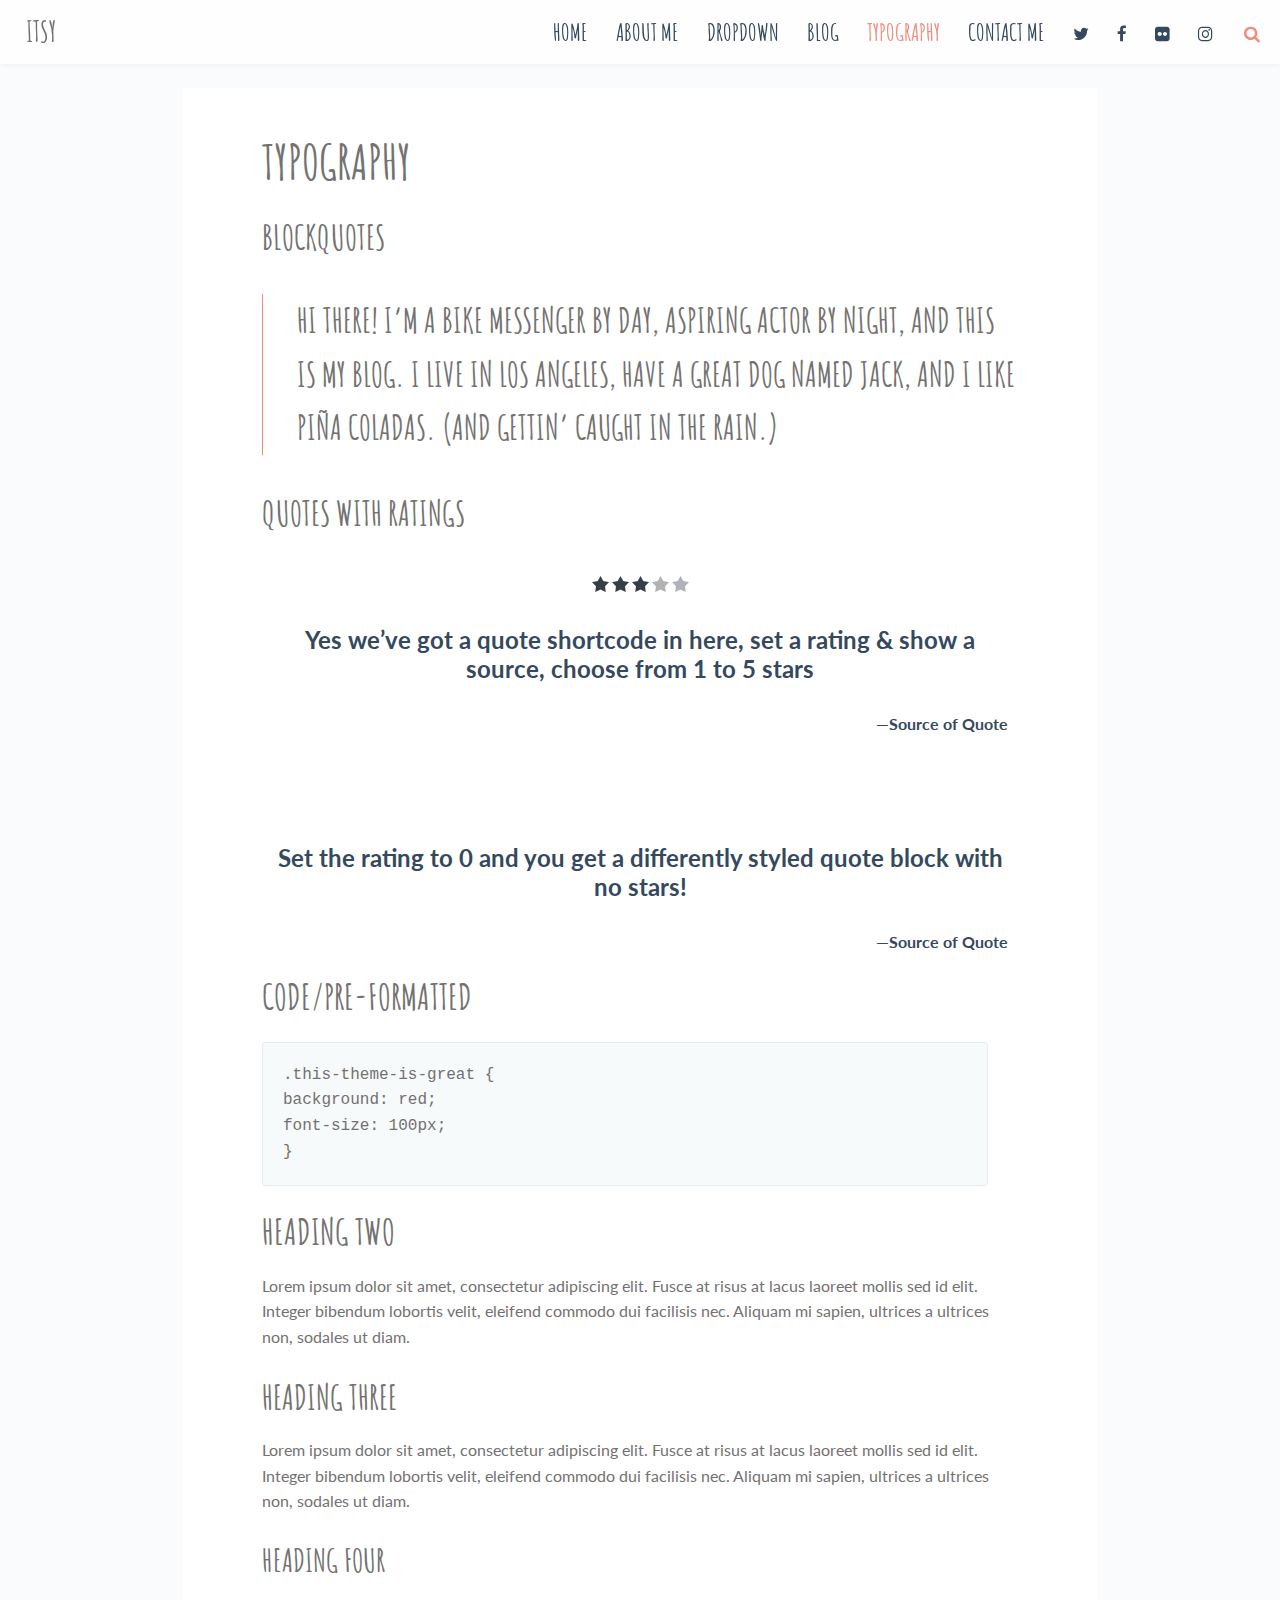
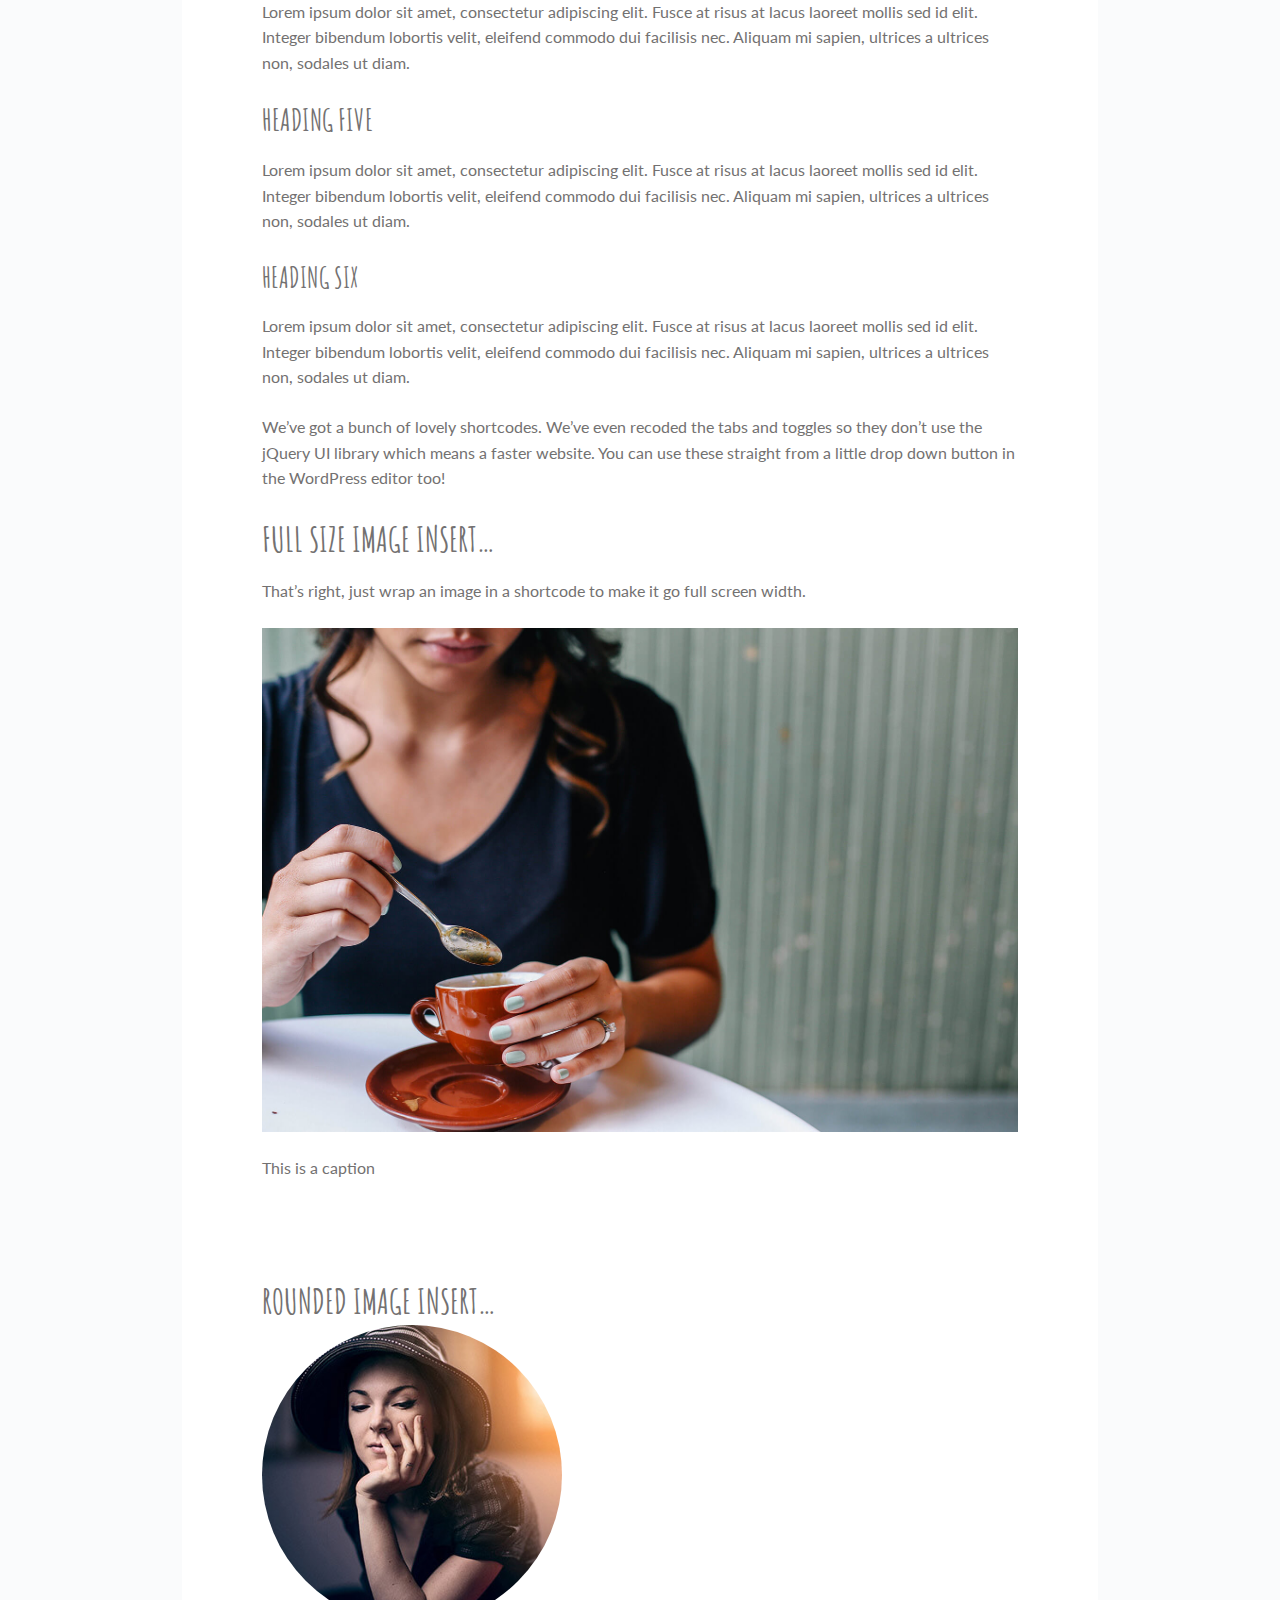
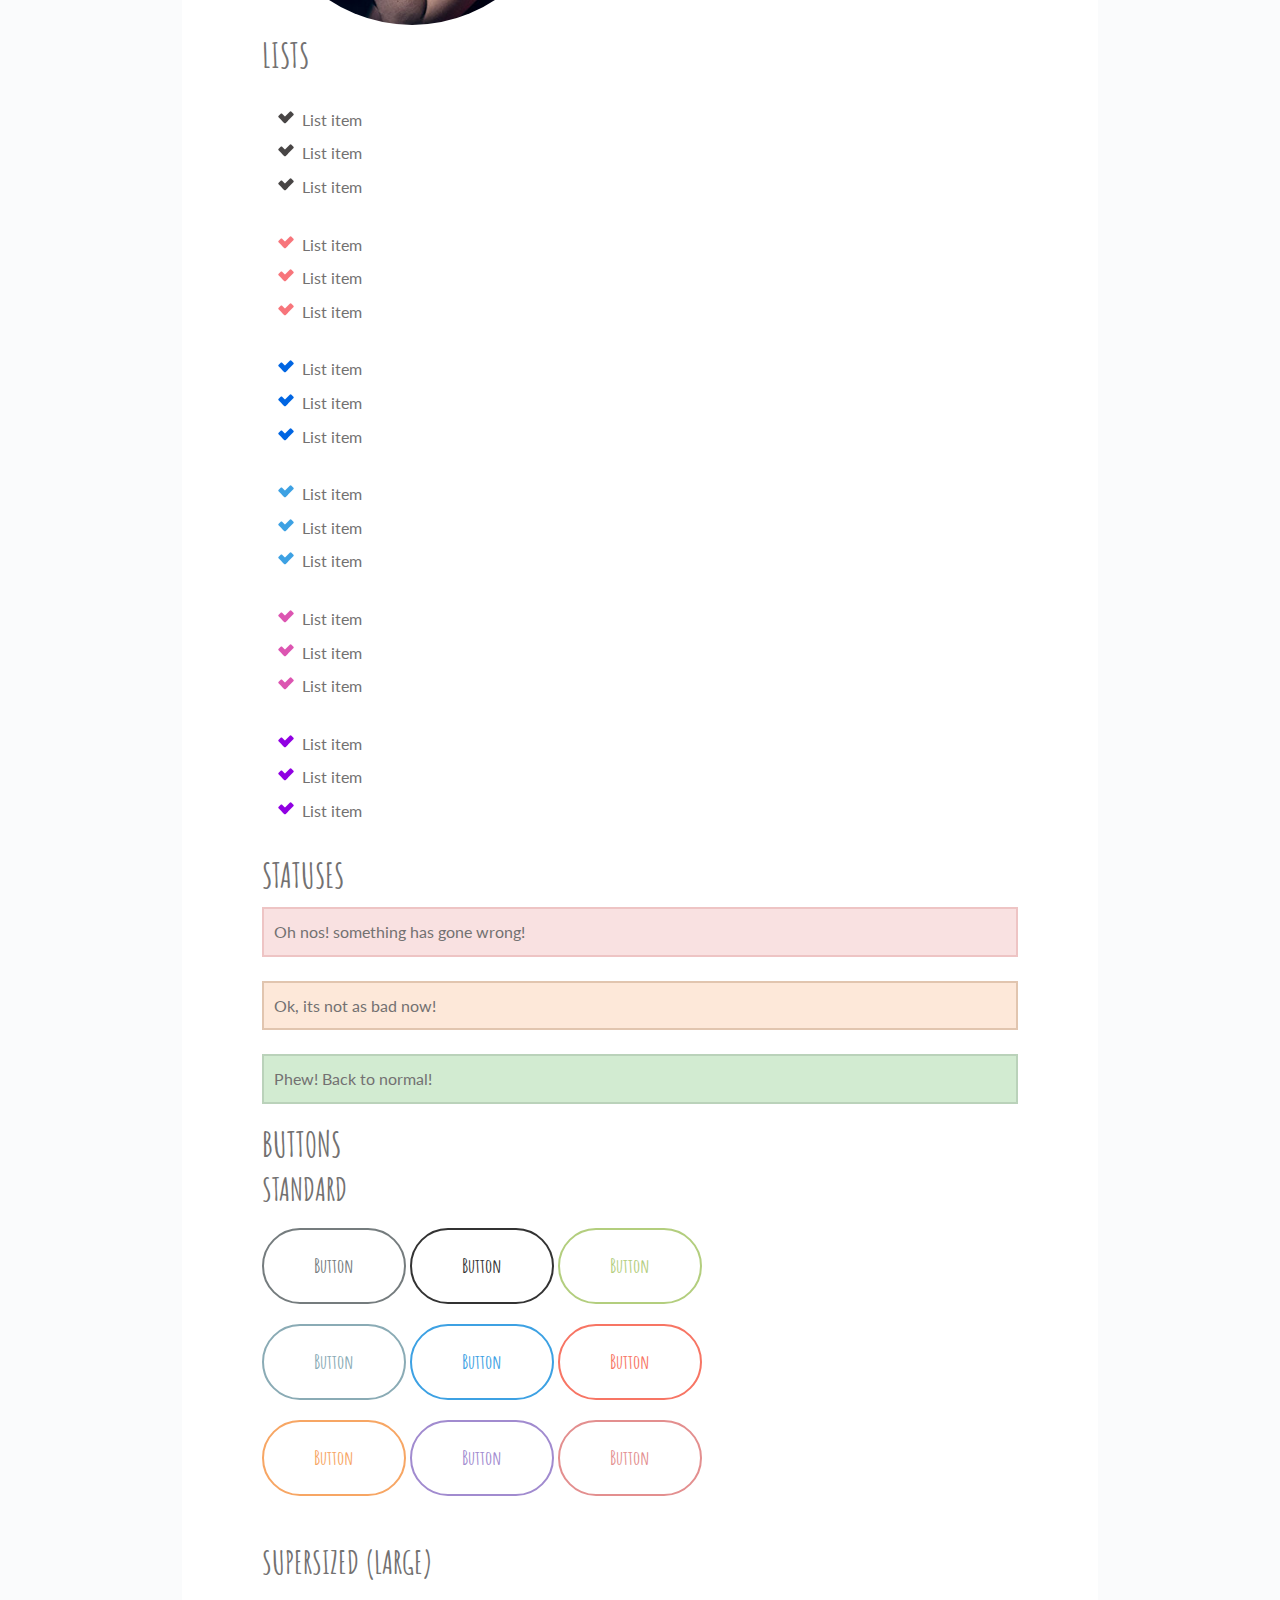
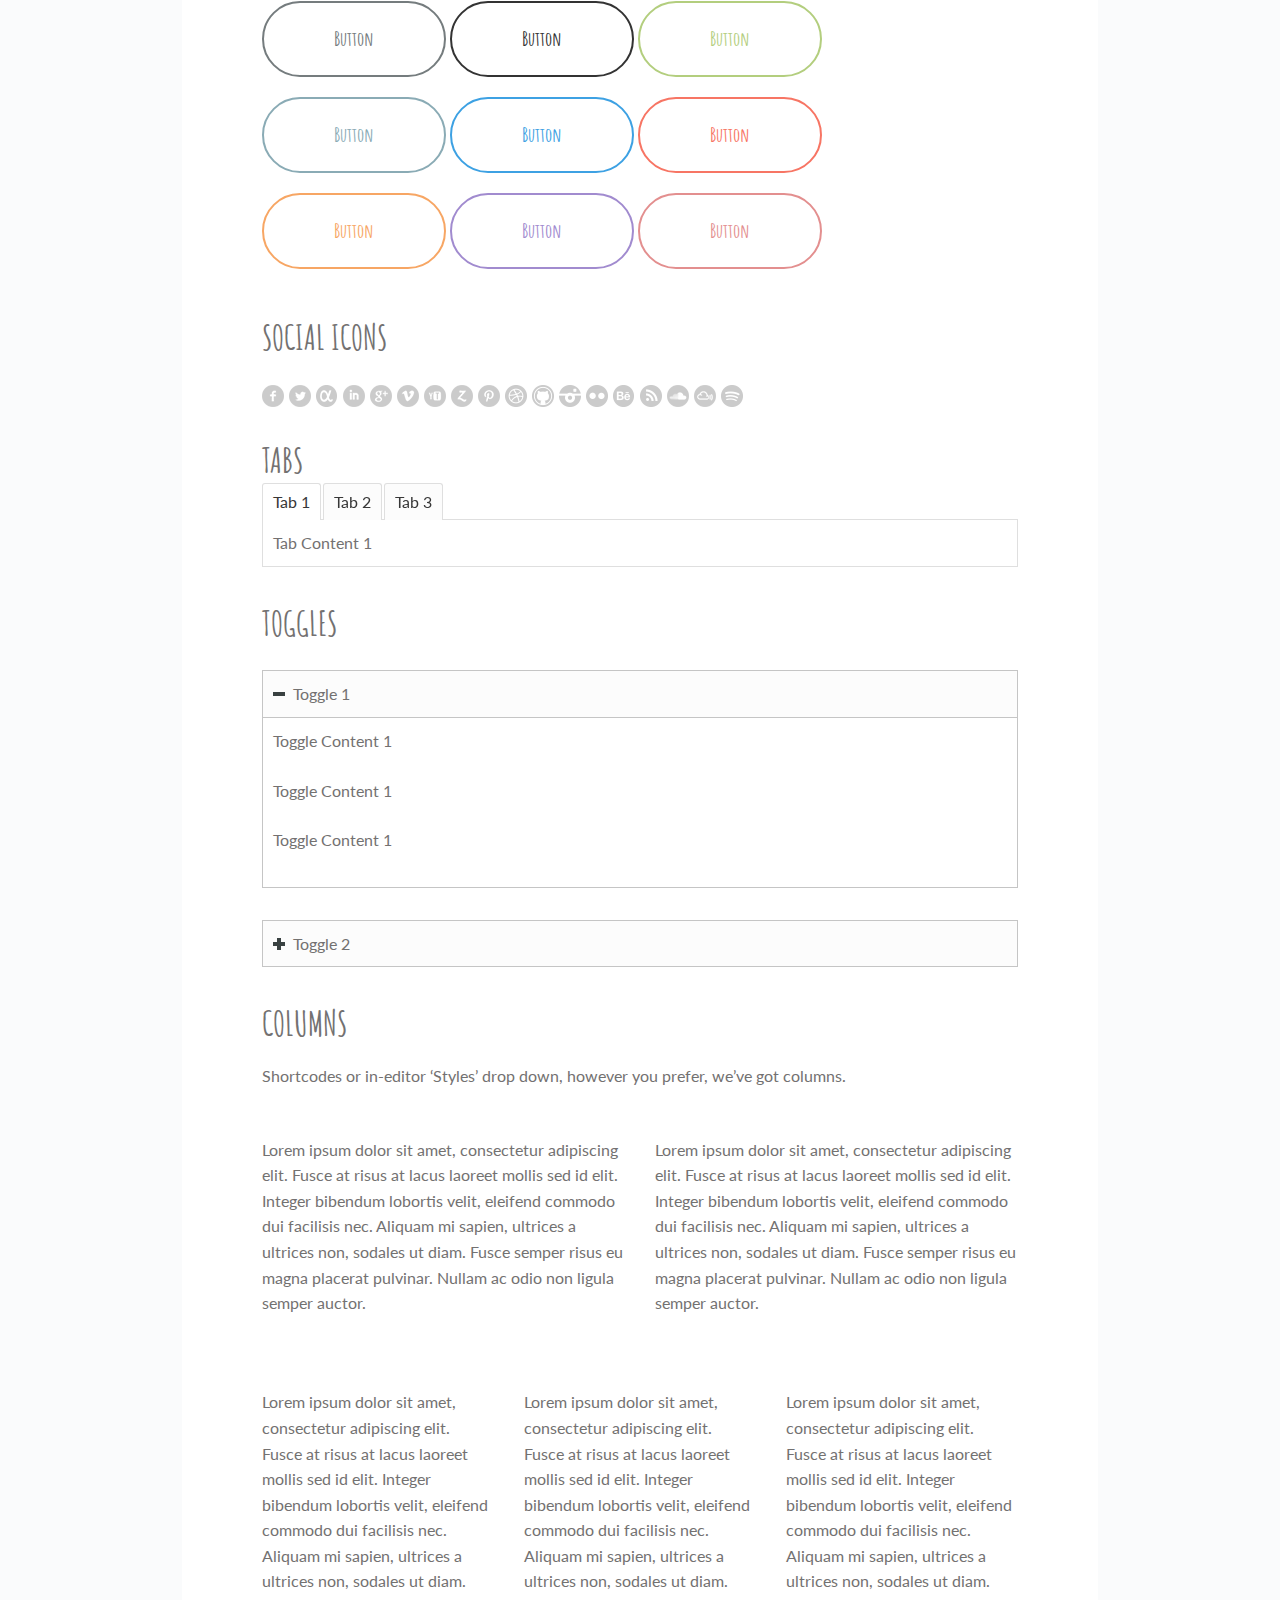
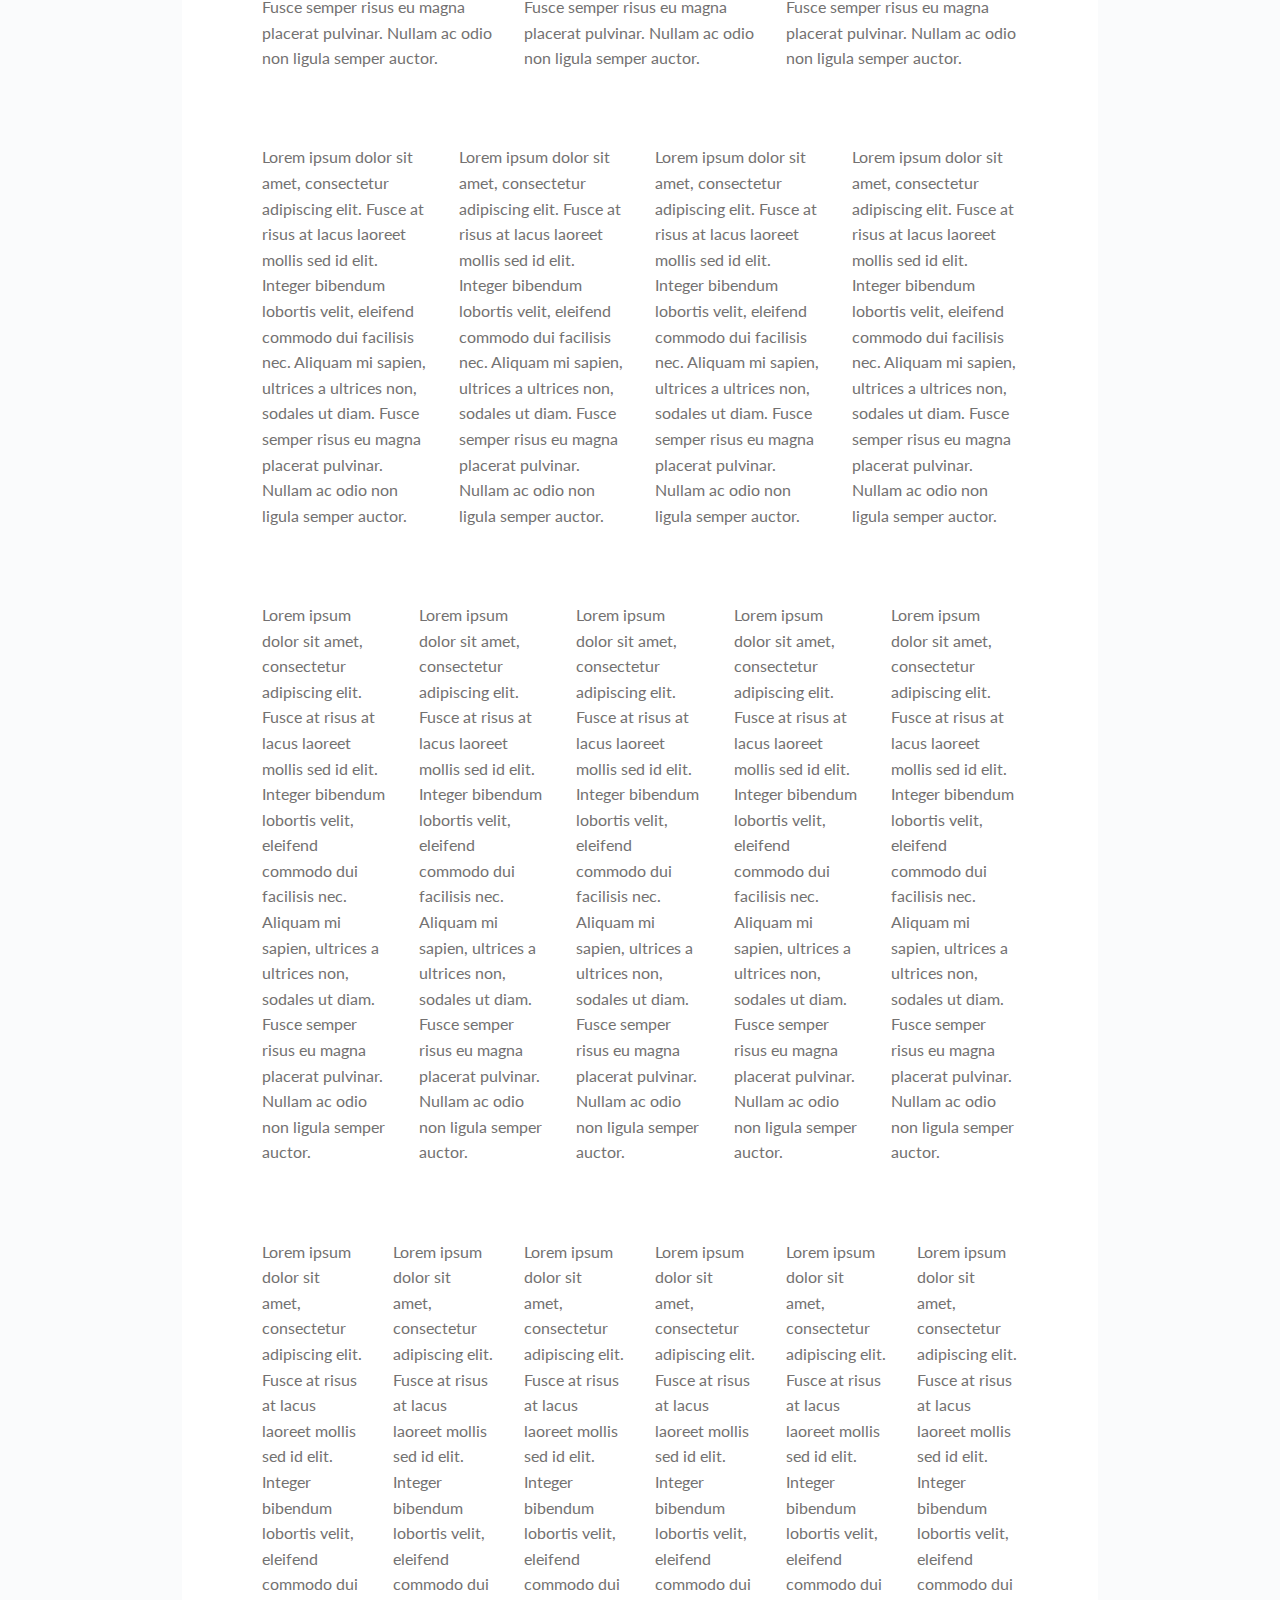
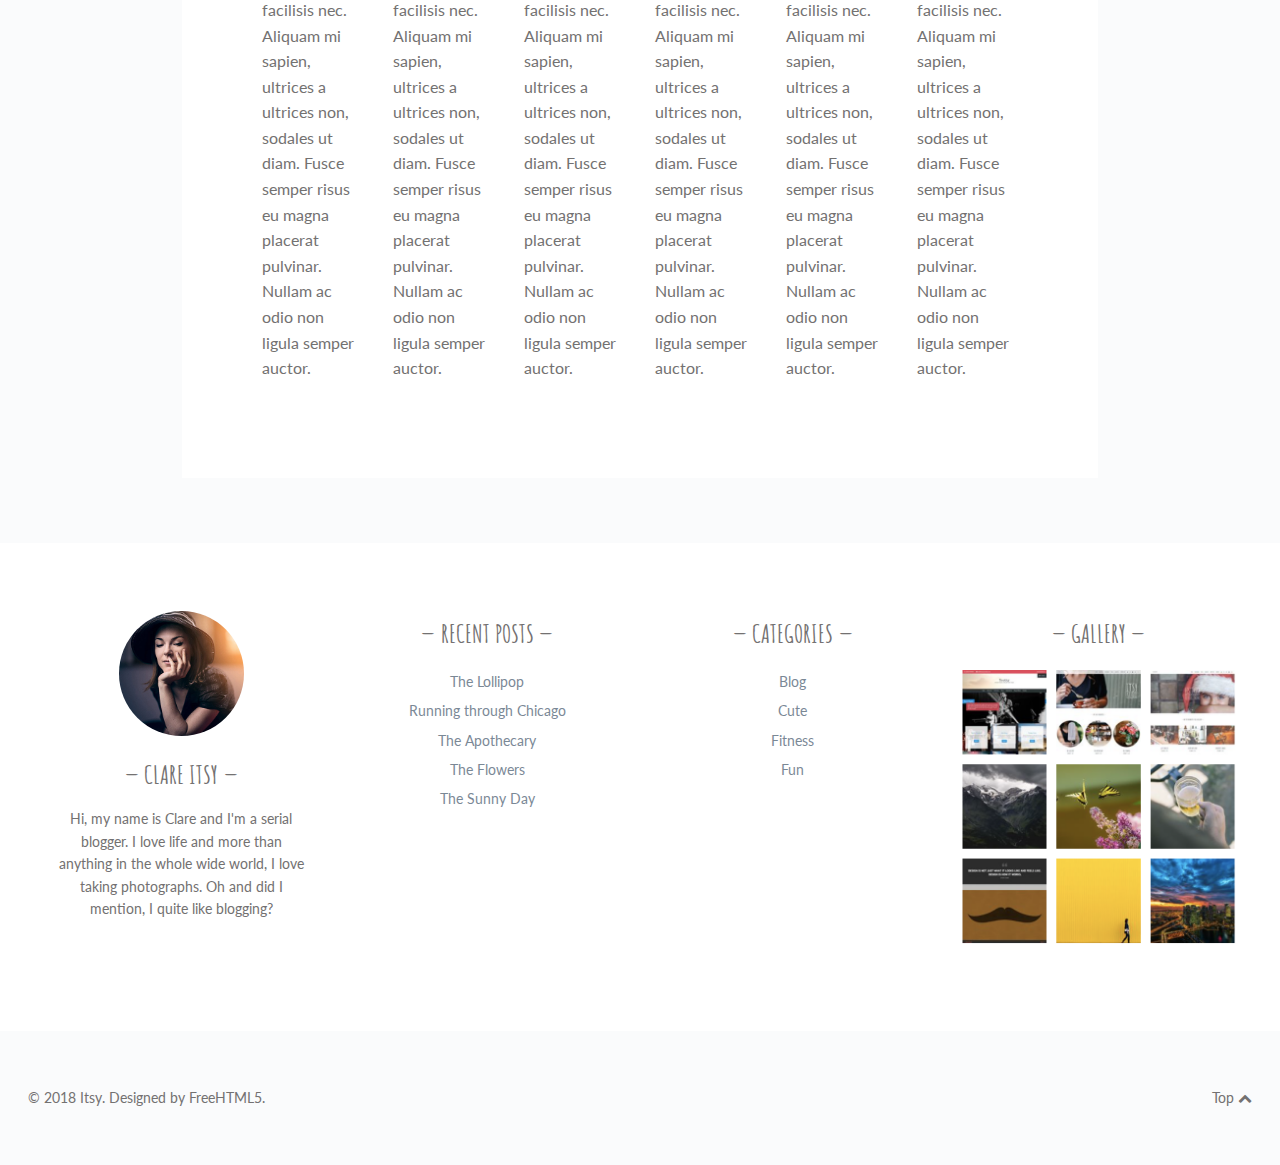
<file: trip_introduction/typography.html>
<!doctype html>
<!--
	Itsy by FreeHTML5.co
	Twitter: https://twitter.com/fh5co
	Facebook: https://fb.com/fh5co
	URL: https://freehtml5.co
-->
<html class="home blog no-js" lang="en-US">
<head>
    <title>Itsy | A cutesy little template by FreeHTML5.co</title>

    <meta charset="UTF-8"/>
    <link rel="stylesheet" href="https://stackpath.bootstrapcdn.com/font-awesome/4.7.0/css/font-awesome.min.css"
          type="text/css" media="all"/>
    <link rel="stylesheet" href="https://fonts.googleapis.com/css?family=Amatic+SC%3A400%2C700%7CLato%3A400%2C700%2C400italic%2C700italic&amp;ver=4.9.8"
          type="text/css" media="screen"/>
    <link rel="stylesheet" href="style.css" type="text/css" media="screen"/>
    <link rel="stylesheet" href="print.css" type="text/css" media="print"/>
    <!--[if (lt IE 9) & (!IEMobile)]>
    <link rel="stylesheet" id="lt-ie9-css" href="ie.css" type="text/css" media="screen"/>
    <![endif]-->
    <script src='js/jquery-3.0.0.min.js'></script>
    <script src='js/jquery-migrate-3.0.1.min.js'></script>
    <!--[if lt IE 9]>
    <script src="http://html5shim.googlecode.com/svn/trunk/html5.js"></script>
    <![endif]-->
</head>
<body class="home sticky-menu sidebar-off" id="top">

<header class="header">

    <div class="header-wrap">

        <div class="logo plain logo-left">
            <div class="site-title">
                <a href="index.html" title="Go to Home">Itsy</a>
            </div>
        </div><!-- /logo -->


        <nav id="nav" role="navigation">
            <div class="table">
                <div class="table-cell">
                    <ul id="menu-menu-1">
                        <li class="menu-item">
                            <a href="index.html">Home</a></li>
                        <li class="menu-item">
                            <a href="about.html">About me</a></li>
                        <li class="menu-item">
                            <a href="#">Dropdown</a>
                            <ul class="sub-menu">
                                <li class="menu-item">
                                    <a href="#">Cute</a></li>
                                <li class="menu-item">
                                    <a href="#">Fun</a></li>
                                <li class="menu-item">
                                    <a href="#">Fitness</a>
                                </li>
                            </ul>
                        </li>
                        <li class="menu-item">
                            <a href="blog.html">Blog</a>
                            <ul class="sub-menu">
                                <li class="menu-item">
                                    <a href="single.html">Single</a></li>
                            </ul>
                        </li>
                        <li class="menu-item current-menu-item">
                            <a href="typography.html">Typography</a></li>
                        <li class="menu-item">
                            <a href="contact.html">Contact me</a></li>
                        <li class="menu-inline menu-item">
                            <a title="Twitter" href="http://twitter.com/fh5co">
                                <i class="fa fa-twitter"></i><span class="i">Twitter</span>
                            </a></li>
                        <li class="menu-inline menu-item">
                            <a title="Facebook" href="http://www.facebook.com/fh5co">
                                <i class="fa fa-facebook"></i><span class="i">Facebook</span>
                            </a></li>
                        <li class="menu-inline menu-item">
                            <a title="Flickr" href="#"><i class="fa fa-flickr"></i><span class="i">Flickr</span></a>
                        </li>
                        <li class="menu-inline menu-item">
                            <a title="Instagram" href="#">
                                <i class="fa fa-instagram"></i><span class="i">Instagram</span>
                            </a>
                        </li>
                    </ul>
                </div>
            </div>
        </nav>
        <a href="#nav" class="menu-trigger"><i class="fa fa-bars"></i></a>

        <a href="#topsearch" class="search-trigger"><i class="fa fa-search"></i></a>

    </div>

</header>


<div class="wrap full-wrap">
    <div class="main-wrap">
        <section class="main">
            <article class="post page">

                <div class="inner">
                    <h1>Typography</h1>
                    <div class="post-content">
                        <h3>Blockquotes</h3>
                        <blockquote><p>Hi there! I’m a bike messenger by day, aspiring actor by night, and this is my blog. I live in Los Angeles, have a great dog named Jack, and I like piña coladas. (And gettin’ caught in the rain.)</p></blockquote>
                        <h3>Quotes with Ratings</h3>
                        <div class="quotemark ">Yes we’ve got a quote shortcode in here, set a rating &amp; show a source, choose from 1 to 5 stars<div class="quote-source">Source of Quote</div><div class="quote-rating-3"></div></div>
                        <div class="quotemark ">Set the rating to 0 and you get a differently styled quote block with no stars!<div class="quote-source">Source of Quote</div><div class="quote-rating-0"></div></div>
                        <h2>Code/Pre-formatted</h2>
                        <pre><code>.this-theme-is-great {
background: red;
font-size: 100px;
}</code></pre>
                        <h2>Heading Two</h2>
                        <p>Lorem ipsum dolor sit amet, consectetur adipiscing elit. Fusce at risus at lacus laoreet mollis sed id elit. Integer bibendum lobortis velit, eleifend commodo dui facilisis nec. Aliquam mi sapien, ultrices a ultrices non, sodales ut diam.</p>
                        <h3>Heading Three</h3>
                        <p>Lorem ipsum dolor sit amet, consectetur adipiscing elit. Fusce at risus at lacus laoreet mollis sed id elit. Integer bibendum lobortis velit, eleifend commodo dui facilisis nec. Aliquam mi sapien, ultrices a ultrices non, sodales ut diam.</p>
                        <h4>Heading Four</h4>
                        <p>Lorem ipsum dolor sit amet, consectetur adipiscing elit. Fusce at risus at lacus laoreet mollis sed id elit. Integer bibendum lobortis velit, eleifend commodo dui facilisis nec. Aliquam mi sapien, ultrices a ultrices non, sodales ut diam.</p>
                        <h5>Heading Five</h5>
                        <p>Lorem ipsum dolor sit amet, consectetur adipiscing elit. Fusce at risus at lacus laoreet mollis sed id elit. Integer bibendum lobortis velit, eleifend commodo dui facilisis nec. Aliquam mi sapien, ultrices a ultrices non, sodales ut diam.</p>
                        <h6>Heading Six</h6>
                        <p>Lorem ipsum dolor sit amet, consectetur adipiscing elit. Fusce at risus at lacus laoreet mollis sed id elit. Integer bibendum lobortis velit, eleifend commodo dui facilisis nec. Aliquam mi sapien, ultrices a ultrices non, sodales ut diam.</p>


                        <p>We’ve got a bunch of lovely shortcodes. We’ve even recoded the tabs and toggles so they don’t use the jQuery UI library which means a faster website. You can use these straight from a little drop down button in the WordPress editor too!</p>
                        <h3>Full size image insert…</h3>
                        <p>That’s right, just wrap an image in a shortcode to make it go full screen width.</p>
                        <figure class="mt-insert remove-abs" style="min-height: 625px;">
                           <div id="attachment_5" style="min-height: 625px;" class="alignnone"><img class="size-full" src="images/lead.jpg" alt="This is a caption" width="1600" height="1067"><p>This is a caption</p></div><p></p>
                        </figure>
                        <h3>Rounded image insert…</h3>
                        <img class="rounded" src="images/about-me.jpg" alt="about-clare" width="300" height="300">
                        <h3>Lists</h3>
                        <div class="bullets tick black"><p></p>
                            <ul>
                                <li>List item</li>
                                <li>List item</li>
                                <li>List item</li>
                            </ul>
                            <p></p></div>
                        <div class="bullets tick red"><p></p>
                            <ul>
                                <li>List item</li>
                                <li>List item</li>
                                <li>List item</li>
                            </ul>
                            <p></p></div>
                        <div class="bullets tick blue"><p></p>
                            <ul>
                                <li>List item</li>
                                <li>List item</li>
                                <li>List item</li>
                            </ul>
                            <p></p></div>
                        <div class="bullets tick light-blue"><p></p>
                            <ul>
                                <li>List item</li>
                                <li>List item</li>
                                <li>List item</li>
                            </ul>
                            <p></p></div>
                        <div class="bullets tick pink"><p></p>
                            <ul>
                                <li>List item</li>
                                <li>List item</li>
                                <li>List item</li>
                            </ul>
                            <p></p></div>
                        <div class="bullets tick purple"><p></p>
                            <ul>
                                <li>List item</li>
                                <li>List item</li>
                                <li>List item</li>
                            </ul>
                            <p></p></div>
                        <h3>Statuses</h3>
                        <div class="status oops">Oh nos! something has gone wrong!</div>
                        <div class="status less-oops">Ok, its not as bad now!</div>
                        <div class="status ok">Phew! Back to normal!</div>
                        <h3>Buttons</h3>
                        <h4>Standard</h4>
                        <p><a target="_blank" class="button small grey" href="#">Button</a>&nbsp;<a target="_blank" class="button small black" href="#">Button</a>&nbsp;<a target="_blank" class="button small green" href="#">Button</a><br>
                            <a target="_blank" class="button small light-blue" href="#">Button</a> <a target="_blank" class="button small blue" href="#">Button</a> <a target="_blank" class="button small red" href="#">Button</a><br>
                            <a target="_blank" class="button small orange" href="#">Button</a> <a target="_blank" class="button small purple" href="#">Button</a> <a target="_blank" class="button small pink" href="#">Button</a></p>
                        <h4>Supersized (Large)</h4>
                        <p><a target="_blank" class="button large grey" href="#">Button</a>&nbsp;<a target="_blank" class="button large black" href="#">Button</a>&nbsp;<a target="_blank" class="button large green" href="#">Button</a><br>
                            <a target="_blank" class="button large light-blue" href="#">Button</a> <a target="_blank" class="button large blue" href="#">Button</a> <a target="_blank" class="button large red" href="#">Button</a><br>
                            <a target="_blank" class="button large orange" href="#">Button</a> <a target="_blank" class="button large purple" href="#">Button</a> <a target="_blank" class="button large pink" href="#">Button</a></p>
                        <h3>Social Icons</h3>
                        <p><a target="_self" class="social facebook black" href="#">Facebook.com</a><a target="_self" class="social twitter black" href="#">Social</a><a target="_self" class="social adn black" href="#">Social</a><a target="_self" class="social linkedin black" href="#">Social</a><a target="_self" class="social googleplus black" href="#">Social</a><a target="_self" class="social vimeo black" href="#">Social</a><a target="_self" class="social youtube black" href="#">Social</a><a target="_self" class="social zerply black" href="#">Social</a><a target="_self" class="social pinterest black" href="#">Social</a><a target="_self" class="social dribbble black" href="#">Social</a><a target="_self" class="social github black" href="#">Social</a><a target="_self" class="social instagram black" href="#">Social</a><a target="_self" class="social flickr black" href="#">Social</a><a target="_self" class="social behance black" href="#">Social</a><a target="_self" class="social rss black" href="#">Social</a><a target="_self" class="social soundcloud black" href="#">Social</a><a target="_self" class="social mixcloud black" href="#">Social</a><a target="_self" class="social spotify black" href="#">Social</a></p>
                        <h3>Tabs</h3>
                        <div id="tabs-54" class="mt-tabs"><div class="tab-inner"><ul class="nav clearfix"><li class="tab-active"><a href="#tab-1">Tab 1</a></li><li><a href="#tab-2">Tab 2</a></li><li><a href="#tab-3">Tab 3</a></li></ul><div id="tab-1" class="tab" style="display: block;"> Tab Content 1 </div> <div id="tab-2" class="tab" style="display: none;"> Tab Content 2 </div> <div id="tab-3" class="tab" style="display: none;"> Tab Content 3</div></div></div>
                        <h3>Toggles</h3>
                        <p></p><div data-id="open" class="toggle"><span class="toggle-title active">Toggle 1</span><div class="toggle-inner" style="display: block;"> Toggle Content 1<p></p>
                        <p>Toggle Content 1</p>
                        <p>Toggle Content 1&nbsp;</p></div></div><div data-id="closed" class="toggle"><span class="toggle-title">Toggle 2</span><div class="toggle-inner" style="display: none;"> Toggle Content 2<p></p>
                        <p>Toggle Content 2</p>
                        <p>Toggle Content 2</p>
                        <p>Toggle Content 2</p>
                        <p>Toggle Content 2</p>
                        <p>Toggle Content 2</p>
                        <p>Toggle Content 2</p>
                        <p>Toggle Content 2</p>
                        <p>Toggle Content 2</p>
                        <p>Toggle Content 2</p>
                        <p>Toggle Content 2</p>
                        <p>Toggle Content 2</p>
                        <p>Toggle Content 2</p>
                        <p>Toggle Content 2</p>
                        <p>Toggle Content 2 </p></div></div><p></p>
                        <h3>Columns</h3>
                        <p>Shortcodes or in-editor ‘Styles’ drop down, however you prefer, we’ve got columns.</p>
                        <div class="one_half"><p></p>
                            <p>Lorem ipsum dolor sit amet, consectetur adipiscing elit. Fusce at risus at lacus laoreet mollis sed id elit. Integer bibendum lobortis velit, eleifend commodo dui facilisis nec. Aliquam mi sapien, ultrices a ultrices non, sodales ut diam. Fusce semper risus eu magna placerat pulvinar. Nullam ac odio non ligula semper auctor.</p>
                            <p></p></div>
                        <div class="one_half last"><p></p>
                            <p>Lorem ipsum dolor sit amet, consectetur adipiscing elit. Fusce at risus at lacus laoreet mollis sed id elit. Integer bibendum lobortis velit, eleifend commodo dui facilisis nec. Aliquam mi sapien, ultrices a ultrices non, sodales ut diam. Fusce semper risus eu magna placerat pulvinar. Nullam ac odio non ligula semper auctor.</p>
                            <p></p></div><div class="clearboth"></div>
                        <div class="one_third"><p></p>
                            <p>Lorem ipsum dolor sit amet, consectetur adipiscing elit. Fusce at risus at lacus laoreet mollis sed id elit. Integer bibendum lobortis velit, eleifend commodo dui facilisis nec. Aliquam mi sapien, ultrices a ultrices non, sodales ut diam. Fusce semper risus eu magna placerat pulvinar. Nullam ac odio non ligula semper auctor.</p>
                            <p></p></div>
                        <div class="one_third"><p></p>
                            <p>Lorem ipsum dolor sit amet, consectetur adipiscing elit. Fusce at risus at lacus laoreet mollis sed id elit. Integer bibendum lobortis velit, eleifend commodo dui facilisis nec. Aliquam mi sapien, ultrices a ultrices non, sodales ut diam. Fusce semper risus eu magna placerat pulvinar. Nullam ac odio non ligula semper auctor.</p>
                            <p></p></div>
                        <div class="one_third last"><p></p>
                            <p>Lorem ipsum dolor sit amet, consectetur adipiscing elit. Fusce at risus at lacus laoreet mollis sed id elit. Integer bibendum lobortis velit, eleifend commodo dui facilisis nec. Aliquam mi sapien, ultrices a ultrices non, sodales ut diam. Fusce semper risus eu magna placerat pulvinar. Nullam ac odio non ligula semper auctor.</p>
                            <p></p></div><div class="clearboth"></div>
                        <div class="one_fourth"><p></p>
                            <p>Lorem ipsum dolor sit amet, consectetur adipiscing elit. Fusce at risus at lacus laoreet mollis sed id elit. Integer bibendum lobortis velit, eleifend commodo dui facilisis nec. Aliquam mi sapien, ultrices a ultrices non, sodales ut diam. Fusce semper risus eu magna placerat pulvinar. Nullam ac odio non ligula semper auctor.</p>
                            <p></p></div>
                        <div class="one_fourth"><p></p>
                            <p>Lorem ipsum dolor sit amet, consectetur adipiscing elit. Fusce at risus at lacus laoreet mollis sed id elit. Integer bibendum lobortis velit, eleifend commodo dui facilisis nec. Aliquam mi sapien, ultrices a ultrices non, sodales ut diam. Fusce semper risus eu magna placerat pulvinar. Nullam ac odio non ligula semper auctor.</p>
                            <p></p></div>
                        <div class="one_fourth"><p></p>
                            <p>Lorem ipsum dolor sit amet, consectetur adipiscing elit. Fusce at risus at lacus laoreet mollis sed id elit. Integer bibendum lobortis velit, eleifend commodo dui facilisis nec. Aliquam mi sapien, ultrices a ultrices non, sodales ut diam. Fusce semper risus eu magna placerat pulvinar. Nullam ac odio non ligula semper auctor.</p>
                            <p></p></div>
                        <div class="one_fourth last"><p></p>
                            <p>Lorem ipsum dolor sit amet, consectetur adipiscing elit. Fusce at risus at lacus laoreet mollis sed id elit. Integer bibendum lobortis velit, eleifend commodo dui facilisis nec. Aliquam mi sapien, ultrices a ultrices non, sodales ut diam. Fusce semper risus eu magna placerat pulvinar. Nullam ac odio non ligula semper auctor.</p>
                            <p></p></div><div class="clearboth"></div>
                        <div class="one_fifth"><p></p>
                            <p>Lorem ipsum dolor sit amet, consectetur adipiscing elit. Fusce at risus at lacus laoreet mollis sed id elit. Integer bibendum lobortis velit, eleifend commodo dui facilisis nec. Aliquam mi sapien, ultrices a ultrices non, sodales ut diam. Fusce semper risus eu magna placerat pulvinar. Nullam ac odio non ligula semper auctor.</p>
                            <p></p></div>
                        <div class="one_fifth"><p></p>
                            <p>Lorem ipsum dolor sit amet, consectetur adipiscing elit. Fusce at risus at lacus laoreet mollis sed id elit. Integer bibendum lobortis velit, eleifend commodo dui facilisis nec. Aliquam mi sapien, ultrices a ultrices non, sodales ut diam. Fusce semper risus eu magna placerat pulvinar. Nullam ac odio non ligula semper auctor.</p>
                            <p></p></div>
                        <div class="one_fifth"><p></p>
                            <p>Lorem ipsum dolor sit amet, consectetur adipiscing elit. Fusce at risus at lacus laoreet mollis sed id elit. Integer bibendum lobortis velit, eleifend commodo dui facilisis nec. Aliquam mi sapien, ultrices a ultrices non, sodales ut diam. Fusce semper risus eu magna placerat pulvinar. Nullam ac odio non ligula semper auctor.</p>
                            <p></p></div>
                        <div class="one_fifth"><p></p>
                            <p>Lorem ipsum dolor sit amet, consectetur adipiscing elit. Fusce at risus at lacus laoreet mollis sed id elit. Integer bibendum lobortis velit, eleifend commodo dui facilisis nec. Aliquam mi sapien, ultrices a ultrices non, sodales ut diam. Fusce semper risus eu magna placerat pulvinar. Nullam ac odio non ligula semper auctor.</p>
                            <p></p></div>
                        <div class="one_fifth last"><p></p>
                            <p>Lorem ipsum dolor sit amet, consectetur adipiscing elit. Fusce at risus at lacus laoreet mollis sed id elit. Integer bibendum lobortis velit, eleifend commodo dui facilisis nec. Aliquam mi sapien, ultrices a ultrices non, sodales ut diam. Fusce semper risus eu magna placerat pulvinar. Nullam ac odio non ligula semper auctor.</p>
                            <p></p></div><div class="clearboth"></div>
                        <div class="one_sixth"><p></p>
                            <p>Lorem ipsum dolor sit amet, consectetur adipiscing elit. Fusce at risus at lacus laoreet mollis sed id elit. Integer bibendum lobortis velit, eleifend commodo dui facilisis nec. Aliquam mi sapien, ultrices a ultrices non, sodales ut diam. Fusce semper risus eu magna placerat pulvinar. Nullam ac odio non ligula semper auctor.</p>
                            <p></p></div>
                        <div class="one_sixth"><p></p>
                            <p>Lorem ipsum dolor sit amet, consectetur adipiscing elit. Fusce at risus at lacus laoreet mollis sed id elit. Integer bibendum lobortis velit, eleifend commodo dui facilisis nec. Aliquam mi sapien, ultrices a ultrices non, sodales ut diam. Fusce semper risus eu magna placerat pulvinar. Nullam ac odio non ligula semper auctor.</p>
                            <p></p></div>
                        <div class="one_sixth"><p></p>
                            <p>Lorem ipsum dolor sit amet, consectetur adipiscing elit. Fusce at risus at lacus laoreet mollis sed id elit. Integer bibendum lobortis velit, eleifend commodo dui facilisis nec. Aliquam mi sapien, ultrices a ultrices non, sodales ut diam. Fusce semper risus eu magna placerat pulvinar. Nullam ac odio non ligula semper auctor.</p>
                            <p></p></div>
                        <div class="one_sixth"><p></p>
                            <p>Lorem ipsum dolor sit amet, consectetur adipiscing elit. Fusce at risus at lacus laoreet mollis sed id elit. Integer bibendum lobortis velit, eleifend commodo dui facilisis nec. Aliquam mi sapien, ultrices a ultrices non, sodales ut diam. Fusce semper risus eu magna placerat pulvinar. Nullam ac odio non ligula semper auctor.</p>
                            <p></p></div>
                        <div class="one_sixth"><p></p>
                            <p>Lorem ipsum dolor sit amet, consectetur adipiscing elit. Fusce at risus at lacus laoreet mollis sed id elit. Integer bibendum lobortis velit, eleifend commodo dui facilisis nec. Aliquam mi sapien, ultrices a ultrices non, sodales ut diam. Fusce semper risus eu magna placerat pulvinar. Nullam ac odio non ligula semper auctor.</p>
                            <p></p></div>
                        <div class="one_sixth last"><p></p>
                            <p>Lorem ipsum dolor sit amet, consectetur adipiscing elit. Fusce at risus at lacus laoreet mollis sed id elit. Integer bibendum lobortis velit, eleifend commodo dui facilisis nec. Aliquam mi sapien, ultrices a ultrices non, sodales ut diam. Fusce semper risus eu magna placerat pulvinar. Nullam ac odio non ligula semper auctor.</p>
                            <p></p></div><div class="clearboth"></div>

                    </div>
                </div>


            </article>
            <div class="border"></div>

        </section>
    </div><!-- /main-wrap -->
</div><!-- /wrap -->


<div class="footer-widgets widget-count-4">

    <div class="wrap">

        <div class="mt-about-you-widget">
            <div class="widget footer">

                <img class="mt-about-avatar" src="images/about-me.jpg" alt="Clare Itsy"/>


                <h4>Clare Itsy</h4>

                <div class="mt-about-bio">
                    <p>Hi, my name is Clare and I&#039;m a serial blogger. I love life and more
                    than anything in the whole wide world, I love taking photographs. Oh and did I mention, I quite like
                    blogging?</p>
                </div>


            </div>
        </div>
        <div class="widget footer"><h4>Recent Posts</h4>
            <ul>
                <li>
                    <a href="#">The Lollipop</a>
                </li>
                <li>
                    <a href="#">Running through Chicago</a>
                </li>
                <li>
                    <a href="#">The Apothecary</a>
                </li>
                <li>
                    <a href="#">The Flowers</a>
                </li>
                <li>
                    <a href="#">The Sunny Day</a>
                </li>
            </ul>
        </div>
        <div class="widget footer"><h4>Categories</h4>
            <ul>
                <li class="cat-item cat-item-6">
                    <a href="#" title="A cute little description would go in here">Blog</a>
                </li>
                <li class="cat-item cat-item-7">
                    <a href="#" title="A cute little description would go in here">Cute</a>
                </li>
                <li class="cat-item cat-item-8">
                    <a href="#">Fitness</a>
                </li>
                <li class="cat-item cat-item-9">
                    <a href="#">Fun</a>
                </li>
            </ul>
        </div>
        <div class="widget footer"><h4>Gallery</h4>
            <div class="textwidget">
                <img src="images/gallery.png" alt="">
            </div>
        </div>
    </div>

</div>


<footer class="footer">
    <div class="footer-wrap">
        <div id="footer-text">&copy; 2018 Itsy.
            Designed by <a href="https://freehtml5.co" target="_blank">FreeHTML5</a>.</div>

        <a href="#top" id="btt">Top <i class="fa fa-chevron-up"></i></a>
    </div>
</footer>

<div id="topsearch">
    <div class="table">
        <div class="table-cell">
            <form role="search" method="get" class="searchform" action="index.html">
                <div>
                    <input type="text" value="" name="s" class="s" placeholder="Type and hit enter"/>
                    <input type="submit" class="searchsubmit" value="Search"/>
                </div>
            </form>
        </div>
    </div>
    <a href="#topsearch" class="search-trigger"><i class="fa fa-times"></i></a>
</div>


<script>var ie9 = false;</script>
<!--[if lte IE 9 ]>
<script> var ie9 = true; </script>
<![endif]-->
<script src="js/global-plugins.min.js"></script>
<script src="js/main.js"></script>
</body>
</html>
</file>
<file: trip_introduction/style.css>
@charset "UTF-8";
/*!

	Itsy by FreeHTML5
	https://freehtml5.co
	https://twitter.com/fh5co
	https://fb.com/fh5co

==========================================================================
*/
/* ==========================================================================
	Table of Contents
==========================================================================

	0. Resets
		0.1. Plugins
			0.1.1 Flexslider
		0.2 Tables
		0.3 Code etc.
		0.4 Forms
		0.5 Defaults
		0.6 Comments

	1.  Global Styles
	2.  Sharing & Pagination
	3.  Single, Home & Archive
	4.  Search / Archive / Author
	5.  404
	6.  Archive Layout
	7.  Contact
	8.  Back to top
	9.  Default Page
	10. Related
	11. Header & Footer Widget Areas
	12. Colors
	13. Shortcodes
	14. Media Queries

*/
/* ==========================================================================
    0 Resets & Box Sizing
  ========================================================================== */
html, body, div, span, object, iframe, h1, h2, h3, h4, h5, h6, p, blockquote, pre, abbr, address, cite, code, del, dfn, em, img, ins, kbd, q, samp, small, strong, sub, sup, var, b, i, dl, dt, dd, ol, ul, li, fieldset, form, label, legend, table, caption, tbody, tfoot, thead, tr, th, td, article, aside, canvas, details, figcaption, figure, footer, header, hgroup, menu, nav, section, summary, time, mark, audio, video {
  border: 0;
  font-size: 100%;
  font: inherit;
  vertical-align: baseline;
  margin: 0;
  padding: 0;
}

article, aside, details, figcaption, figure, footer, header, hgroup, menu, nav, section {
  display: block;
}

blockquote, q {
  quotes: none;
}

blockquote:before, blockquote:after, q:before, q:after {
  content: none;
}

ins {
  background-color: #ff9;
  color: #333;
  text-decoration: none;
}

mark {
  background-color: #ff9;
  color: #333;
  font-style: italic;
  font-weight: 700;
}

del {
  text-decoration: line-through;
}

abbr[title], dfn[title] {
  border-bottom: 1px dotted;
  cursor: help;
}

table {
  border-collapse: collapse;
  border-spacing: 0;
}

hr {
  display: block;
  height: 1px;
  border: 0;
  border-top: 1px solid #ccc;
  margin: 1em 0;
  padding: 0;
}

input, select {
  vertical-align: middle;
}

body {
  font: 13px/1.231 sans-serif;
}

select, input, textarea, button {
  font: 99% sans-serif;
}

pre, code, kbd, samp {
  font-family: monospace, sans-serif;
}

html {
  overflow-y: scroll;
}

a:hover, a:active {
  outline: none;
}

ul, ol {
  margin-left: 2em;
}

ol {
  list-style-type: decimal;
}

nav ul, nav li {
  list-style: none;
  list-style-image: none;
  margin: 0;
}

small {
  font-size: 85%;
}

strong, th {
  font-weight: 700;
}

td {
  vertical-align: top;
}

sub, sup {
  font-size: 75%;
  line-height: 0;
  position: relative;
}

sup {
  top: -.5em;
}

sub {
  bottom: -.25em;
}

pre {
  white-space: pre-wrap;
  word-wrap: break-word;
  padding: 1em;
}

textarea {
  overflow: auto;
}

.ie6 legend, .ie7 legend {
  margin-left: -7px;
}

input[type="checkbox"] {
  vertical-align: bottom;
}

.ie7 input[type="checkbox"] {
  vertical-align: baseline;
}

label, input[type="button"], input[type="submit"], input[type="image"], button {
  cursor: pointer;
}

button, input, select, textarea {
  margin: 0;
}

input:invalid, textarea:invalid {
  border-radius: 1px;
  -moz-box-shadow: 0 0 5px red;
  -webkit-box-shadow: 0 0 5px red;
  box-shadow: 0 0 5px red;
}

.no-boxshadow input:invalid, .no-boxshadow textarea:invalid {
  background-color: #f0dddd;
}

button {
  width: auto;
  overflow: visible;
}

.ie7 img {
  -ms-interpolation-mode: bicubic;
}

input[type="radio"], .ie6 input {
  vertical-align: text-bottom;
}

em, i {
  font-style: oblique;
}

img {
  max-width: 100%;
  height: auto;
}

* {
  -webkit-font-smoothing: aliased;
  -webkit-box-sizing: border-box;
  -moz-box-sizing: border-box;
  box-sizing: border-box;
}

/* ==========================================================================
		0.1 Plugins
	========================================================================== */
/* ==========================================================================
0.1.1 Flexslider
========================================================================== */
/*
* jQuery FlexSlider v2.2.0
* http://www.woothemes.com/flexslider/
*
* Copyright 2012 WooThemes
* Free to use under the GPLv2 license.
* http://www.gnu.org/licenses/gpl-2.0.html
*
* Contributing author: Tyler Smith (@mbmufffin)
*/
/* Browser Resets
*********************************/
.flex-container a:active,
.flexslider a:active,
.flex-container a:focus,
.flexslider a:focus {
  outline: none;
}

.slides,
.flex-control-nav,
.flex-direction-nav {
  margin: 0;
  padding: 0;
  list-style: none;
}

/* FlexSlider Necessary Styles
*********************************/
.flexslider {
  margin: 0;
  padding: 0;
}

.flexslider .slides > li {
  display: none;
  -webkit-backface-visibility: hidden;
}

/* Hide the slides before the JS is loaded. Avoids image jumping */
.flexslider .slides img {
  width: 100%;
  display: block;
}

.flex-pauseplay span {
  text-transform: capitalize;
}

/* Clearfix for the .slides element */
.slides:after {
  content: "\0020";
  display: block;
  clear: both;
  visibility: hidden;
  line-height: 0;
  height: 0;
}

html[xmlns] .slides {
  display: block;
}

* html .slides {
  height: 1%;
}

/* No JavaScript Fallback */
/* If you are not using another script, such as Modernizr, make sure you
* include js that eliminates this class on page load */
.no-js .slides > li:first-child {
  display: block;
}

/* FlexSlider MeanThemes Theme
*********************************/
.flexslider {
  margin: 0;
  position: relative;
  zoom: 1;
}

.flexslider > ul.slides, .flexslider ul.slides > li {
  padding: 0;
  margin: 0;
}

.flex-viewport {
  max-height: 2000px;
  -webkit-transition: all 1s ease;
  -moz-transition: all 1s ease;
  -o-transition: all 1s ease;
  transition: all 1s ease;
}

.loading .flex-viewport {
  max-height: 300px;
}

.flexslider .slides {
  zoom: 1;
}

.carousel li {
  margin-right: 5px;
}

/* Direction Nav */
.flex-direction-nav {
  *height: 0;
}

.flex-direction-nav a {
  text-decoration: none;
  display: block;
  width: 40px;
  height: 40px;
  margin: -20px 0 0;
  position: absolute;
  top: 50%;
  z-index: 10;
  overflow: hidden;
  opacity: 0;
  cursor: pointer;
  color: rgba(255, 255, 255, 0.8);
  -webkit-transition: all .3s ease;
  -moz-transition: all .3s ease;
  transition: all .3s ease;
}

.flex-direction-nav .flex-prev {
  left: 0;
}

.flex-direction-nav .flex-next {
  right: 0;
  text-align: right;
}

.flexslider:hover .flex-prev {
  opacity: 0.7;
  left: 20px;
}

.flexslider:hover .flex-next {
  opacity: 0.7;
  right: 20px;
}

.flexslider:hover .flex-next:hover, .flexslider:hover .flex-prev:hover {
  opacity: 1;
}

.flex-direction-nav .flex-disabled {
  opacity: 0 !important;
  filter: alpha(opacity=0);
  cursor: default;
}

.flex-direction-nav a:before {
  font-family: "FontAwesome";
  font-size: 40px;
  display: inline-block;
  content: '\f104';
}

.flex-direction-nav a.flex-next:before {
  content: '\f105';
}

/* Control Nav */
.flex-control-nav {
  position: absolute;
  right: 20px;
  bottom: 1em;
  z-index: 3;
}
.flex-control-nav li {
  display: inline-block;
}
.flex-control-nav li a {
  display: inline-block;
  width: 10px;
  height: 10px;
  margin: 0 4px;
  text-indent: -999em;
  border: 2px solid #fff;
  border-radius: 6px;
  cursor: pointer;
  opacity: .4;
  -webkit-transition: background .5s, opacity .5s;
  -moz-transition: background .5s, opacity .5s;
  transition: background .5s, opacity .5s;
}
.flex-control-nav li a:hover {
  opacity: 0.7;
}
.flex-control-nav li a.flex-active {
  background: #fff;
  background: rgba(255, 255, 255, 0.8);
  opacity: 1;
}

.flex-control-thumbs {
  margin: 5px 0 0;
  position: static;
  overflow: hidden;
}

.flex-control-thumbs li {
  width: 25%;
  float: left;
  margin: 0;
}

.flex-control-thumbs img {
  width: 100%;
  display: block;
  opacity: .7;
  cursor: pointer;
}

.flex-control-thumbs img:hover {
  opacity: 1;
}

.flex-control-thumbs .flex-active {
  opacity: 1;
  cursor: default;
}

@media screen and (max-width: 860px) {
  .flex-direction-nav .flex-prev {
    opacity: 1;
    left: 10px;
  }

  .flex-direction-nav .flex-next {
    opacity: 1;
    right: 10px;
  }
}
/* ==========================================================================
  Zilla Likes
  ========================================================================== */
article .zilla-likes {
  padding-top: 40px;
  padding-bottom: 20px;
  padding-left: 0;
  text-decoration: none;
  width: 100%;
  text-align: center;
  background: none;
  font-family: 'Helvetica', Arial, sans-serif;
  font-size: 20px;
}
article .zilla-likes .zilla-likes-count:before {
  content: '';
  width: 60px;
  height: 60px;
  display: block;
  background: url(assets/img/zillalikes-on.svg) center center no-repeat;
  background: url(assets/img/zillalikes-off.svg) center center no-repeat;
  margin: 0 auto -43px auto;
}
article .zilla-likes:hover, article .zilla-likes.active {
  background: none;
  padding-left: 0 !important;
}
article .zilla-likes:hover .zilla-likes-count:before, article .zilla-likes.active .zilla-likes-count:before {
  background: url(assets/img/zillalikes-on.svg) center center no-repeat;
}
article .zilla-likes:hover .zilla-likes-count:before {
  -webkit-animation: pulsate 1s ease-in-out;
  -webkit-animation-iteration-count: infinite;
}

@-webkit-keyframes pulsate {
  0% {
    -webkit-transform: scale(1, 1);
  }
  25% {
    -webkit-transform: scale(0.9, 0.9);
  }
  50% {
    -webkit-transform: scale(1, 1);
  }
  75% {
    -webkit-transform: scale(1.1, 1.1);
  }
  100% {
    -webkit-transform: scale(1, 1);
  }
}
.isotope-item {
  z-index: 2;
}

.isotope-hidden.isotope-item {
  pointer-events: none;
  z-index: 1;
}

.isotope, .isotope .isotope-item {
  -webkit-transition-duration: 0.8s;
  -moz-transition-duration: 0.8s;
  -ms-transition-duration: 0.8s;
  -o-transition-duration: 0.8s;
  transition-duration: 0.8s;
}

.isotope {
  -webkit-transition-property: height, width;
  -moz-transition-property: height, width;
  -ms-transition-property: height, width;
  -o-transition-property: height, width;
  transition-property: height, width;
}

.isotope .isotope-item {
  -webkit-transition-property: -webkit-transform, opacity;
  -moz-transition-property: -moz-transform, opacity;
  -ms-transition-property: -ms-transform, opacity;
  -o-transition-property: top, left, opacity;
  transition-property: transform, opacity;
}

/* ==========================================================================
		0.2 Tables
	========================================================================== */
table {
  max-width: 100%;
}

table, table td, table th {
  border: 1px solid #ccc;
  border-collapse: collapse;
}

table td, table th {
  padding: 10px;
}

table th {
  background: #f3f3f3;
  font-weight: 700;
}

table tr:nth-child(odd) td {
  background: #f9f9f9;
}

/* ==========================================================================
			0.3 Code etc.
	========================================================================== */
dl {
  margin: 1.6em 0;
}

dl dt {
  float: left;
  width: 180px;
  overflow: hidden;
  clear: left;
  text-align: right;
  text-overflow: ellipsis;
  white-space: nowrap;
  font-weight: bold;
  margin-bottom: 1em;
}

dl dd {
  margin-left: 200px;
  margin-bottom: 1em;
}

.gallery dl {
  margin: auto;
}
.gallery dl dt {
  float: none;
  width: auto;
  overflow: auto;
  clear: none;
  text-align: inherit;
  text-overflow: none;
  white-space: inherit;
  font-weight: inherit;
  margin-bottom: auto;
}
.gallery dl dd {
  margin-left: auto;
  margin-bottom: auto;
}

mark {
  background-color: #ffc336;
}

code, tt {
  padding: 0 4px;
  font-family: "Courier New", monospace, sans-serif;
  border: 1px solid #E3EDF3;
  background: #F7FAFB;
  border-radius: 2px;
  display: inline-block;
}

pre {
  margin: 0 0 20px 0;
  border: 1px solid #E3EDF3;
  width: 96%;
  padding: 20px;
  font-family: "Courier New", monospace, sans-serif;
  white-space: pre;
  overflow: auto;
  background: #F7FAFB;
  border-radius: 3px;
}

h2 + pre {
  margin-top: 20px;
}

pre code, tt {
  font-size: inherit;
  white-space: -moz-pre-wrap;
  white-space: pre-wrap;
  background: transparent;
  border: none;
  padding: 0;
}

kbd {
  display: inline-block;
  margin-bottom: 0.4em;
  padding: 1px 8px;
  border: #ccc 1px solid;
  color: #666;
  text-shadow: #fff 0 1px 0;
  font-size: 0.9em;
  font-weight: bold;
  background: #f4f4f4;
  border-radius: 4px;
  box-shadow: 0 1px 0 rgba(0, 0, 0, 0.2), 0 1px 0 0 #fff inset;
}

/* ==========================================================================
		0.Forms
	========================================================================== */
::-webkit-input-placeholder {
  color: #737171;
}

:-moz-placeholder {
  /* Firefox 18- */
  color: #737171;
}

::-moz-placeholder {
  /* Firefox 19+ */
  color: #737171;
}

:-ms-input-placeholder {
  color: #737171;
}

input[type="text"], input[type="url"], input[type="email"],
input[type="tel"], input[type="password"], textarea {
  background-color: rgba(0, 0, 0, 0.05);
  border: none;
  border-radius: 0;
  -webkit-appearance: none;
  outline: none;
  width: auto;
  padding: 1em 0.75em;
  font-size: 19px;
  font-size: 1.9rem;
  font-weight: 400;
  font-family: Helvetica, Arial, sans-serif;
  width: 100%;
  color: #737171;
  -o-transition: all 0.25s ease-in-out;
  -webkit-transition: all 0.25s ease-in-out;
  -moz-transition: all 0.25s ease-in-out;
  transition: all 0.25s ease-in-out;
}

input[type="submit"], button {
  -webkit-appearance: none;
  background-color: transparent;
  font-size: 20px;
  font-size: 2rem;
}

input[type="text"]:hover, input[type="url"]:hover, input[type="email"]:hover,
input[type="tel"]:hover, input[type="password"]:hover, textarea:hover {
  color: #737171;
  background-color: rgba(0, 0, 0, 0.09);
}

input[type="text"]:focus, input[type="url"]:focus, input[type="email"]:focus,
input[type="tel"]:focus, input[type="password"]:focus, textarea:focus {
  color: #737171;
  box-shadow: none;
  background-color: rgba(0, 0, 0, 0.11);
}

select {
  width: 100%;
}

input.searchsubmit,
input[type="submit"].searchsubmit {
  display: none;
}

/* ==========================================================================
    0.5 Defaults
  ========================================================================== */
.alignnone {
  margin: 5px 0 20px;
}

a img.alignnone {
  margin: 5px 20px 20px 0;
}

a img.aligncenter {
  display: block;
  margin-left: auto;
  margin-right: auto;
}

.aligncenter,
div.aligncenter,
.aligncenter {
  display: block;
  margin: 5px auto;
  clear: both;
}

.alignright,
a img.alignright {
  float: right;
  margin: 5px 0 20px 20px;
}

.alignleft,
a img.alignleft {
  float: left;
  margin: 5px 20px 20px 0;
}

.sticky {
  font-style: normal;
}

.gallery-caption {
  font-style: normal;
  font-size: 80%;
}

.bypostauthor .avatar {
  border-color: #ccc;
}

.post-image:hover, .flexslider:hover {
  position: relative;
}

/* Text meant only for screen readers. */
.screen-reader-text {
  border: 0;
  clip: rect(1px, 1px, 1px, 1px);
  clip-path: inset(50%);
  height: 1px;
  margin: -1px;
  overflow: hidden;
  padding: 0;
  position: absolute !important;
  width: 1px;
  word-wrap: normal !important;
  /* Many screen reader and browser combinations announce broken words as they would appear visually. */
}

.screen-reader-text:focus {
  background-color: #eee;
  clip: auto !important;
  clip-path: none;
  color: #444;
  display: block;
  font-size: 1em;
  height: auto;
  left: 5px;
  line-height: normal;
  padding: 15px 23px 14px;
  text-decoration: none;
  top: 5px;
  width: auto;
  z-index: 100000;
  /* Above WP toolbar. */
}

/* ==========================================================================
	0.6 Comments
==========================================================================
*/
h3#respond-title {
  margin-bottom: 0.35em;
}

.author-avatar img {
  width: 50px;
  height: 50px;
  -webkit-box-sizing: content-box;
  -moz-box-sizing: content-box;
  box-sizing: content-box;
  border-radius: 100px;
}

.author-avatar.avatar-small img {
  width: 25px;
  height: 25px;
}

.comments-wrapper {
  position: relative;
  z-index: 1;
  padding-top: 0;
  margin-top: 2em;
}

p.form-submit {
  margin-bottom: 0;
}

#comments {
  display: inline-block;
  width: 100%;
}
#comments h5#respond {
  margin-top: 30px;
}
#comments h5#respond span {
  color: #f08c79;
}
#comments .url, #comments .comment-date {
  text-decoration: none;
  margin-top: -0.75em;
  display: block;
}
#comments .url {
  font-size: 120%;
}
#comments .comment-date {
  margin-top: 0;
  margin-bottom: -1em;
  font-size: 80%;
}
#comments .commentlist, #comments .commentlist ul {
  list-style-type: none;
  padding: 0;
  margin: 0;
}
#comments .commentlist {
  padding-top: 0;
  padding-bottom: 1em;
  margin-bottom: 2em;
  border-bottom: 1px solid rgba(0, 0, 0, 0.05);
}
#comments .commentlist li {
  display: table;
  width: 100%;
  margin-top: 20px;
}
#comments .commentlist li .comment-date {
  border: none;
  padding: 8px 0 4px 0;
  display: block;
}
#comments .commentlist li .comment-reply-link {
  display: inline-block;
  margin-top: 0;
  font-size: 70%;
  padding: 0.35em 1.25em;
}
#comments .commentlist li .author-avatar, #comments .commentlist li .comment-body {
  display: table-cell;
  vertical-align: top;
}
#comments .commentlist li .author-avatar {
  width: 60px;
}
#comments .commentlist ul {
  padding: 20px 0 0 40px;
  position: relative;
  display: block;
}
#comments .commentlist ul li {
  padding: 20px 0;
  margin: 0 0 20px 0;
  border-top: 3px solid rgba(0, 0, 0, 0.05);
  display: table;
}
#comments .commentlist ul li .author-avatar, #comments .commentlist ul li .comment-body {
  display: table-cell;
}
#comments .commentlist ul li:first-child {
  border-top: none;
}
#comments .commentlist .commentlist li:first-child li,
#comments .commentlist .commentlist ul li {
  border-top: 1px solid rgba(0, 0, 0, 0.05);
}
#comments label, #comments label + .required {
  position: absolute;
  left: -9999em;
}

input#author, input#email, input#url {
  max-width: 500px;
}

textarea#comment {
  height: 250px;
}

button:hover, input[type="submit"]:hover {
  opacity: 0.8;
}

/* ==========================================================================
	1. Global
	========================================================================== */
html {
  -webkit-text-size-adjust: none;
  -webkit-font-smoothing: antialiased;
  text-rendering: optimizeLegibility;
  font-size: 62.5%;
  height: 100%;
}

body {
  margin: 0;
  padding: 0;
  height: 100%;
  color: #737171;
}

.widget input.searchsubmit {
  display: none;
}

a, .basic-item a h2, a h1, a h2 {
  text-decoration: none;
  -o-transition: all 0.25s ease-in-out;
  -webkit-transition: all 0.25s ease-in-out;
  -moz-transition: all 0.25s ease-in-out;
  transition: all 0.25s ease-in-out;
}

/* GPU Enhanced */
body.overlay-active header.header, body.overlay-active .wrap,
.pagination li a:before, .share-overlay, .post-image a, .post-image a:hover {
  -webkit-transform: translatez(0);
  -moz-transform: translatez(0);
  -ms-transform: translatez(0);
  -o-transform: translatez(0);
  transform: translatez(0);
}

.side {
  -webkit-transform: translate3d(0, 0, 0);
}

.blur-enabled #topsearch {
  background: rgba(255, 255, 255, 0.85);
}

.sidebar-off .wrap.full-wrap, .sidebar-off.sidebar-switch .wrap.full-wrap {
  max-width: 916px;
  padding: 0;
}
.sidebar-off .wrap.full-wrap .main-wrap, .sidebar-off.sidebar-switch .wrap.full-wrap .main-wrap {
  width: 100%;
  float: none;
}

#topsearch {
  display: none;
  -webkit-overflow-scrolling: touch;
  position: fixed;
  top: 0;
  left: 0;
  width: 100%;
  height: 100%;
  overflow: auto;
  background-color: #fff;
  background: rgba(255, 255, 255, 0.85);
  z-index: 99;
  padding: 1em;
  margin: 0;
  text-align: center;
  color: #737171;
}
#topsearch .table {
  display: table;
  width: 100%;
  height: 100%;
}
#topsearch .table .table-cell {
  width: 100%;
  display: table-cell;
  vertical-align: middle;
}
#topsearch .search-trigger {
  position: absolute;
  top: 20px;
  right: 20px;
  color: #737171;
  font-size: 20px;
  font-size: 2rem;
  padding: 10px;
}
#topsearch input.s {
  background-color: transparent;
  font-size: 30px;
  font-size: 3rem;
  border-bottom: 1px solid #f08c79;
  max-width: 800px;
}
#topsearch input.s::-webkit-input-placeholder {
  color: #737171;
}
#topsearch input.s:-moz-placeholder {
  color: #737171;
}
#topsearch input.s::-moz-placeholder {
  color: #737171;
}
#topsearch input.s:-ms-input-placeholder {
  color: #737171;
}

header.header {
  position: relative;
  display: block;
  width: 100%;
  box-shadow: 0 0 5px 0 rgba(0, 0, 0, 0.07);
  z-index: 6;
}
header.header i.fa {
  font-size: 17px;
  font-size: 1.7rem;
  display: inline-block;
  vertical-align: middle;
}
header.header:before {
  content: '';
  position: absolute;
  top: 0;
  left: 0;
  width: 100%;
  height: 100%;
}
header.header .header-wrap {
  position: relative;
  display: table;
  width: 100%;
  max-width: 1330px;
  padding: 1em;
  margin: 0 auto;
}
header.header a.search-trigger, header.header a.menu-trigger {
  display: table-cell;
  vertical-align: middle;
  width: 20px;
  padding: 5px 7px;
}
header.header a.search-trigger, header.header a.menu-trigger, header.header .logo {
  position: relative;
  z-index: 5;
}
header.header nav {
  text-align: right;
  position: absolute;
  left: -9999em;
  opacity: 0;
  -o-transition: opacity 0.25s ease-in-out;
  -webkit-transition: opacity 0.25s ease-in-out;
  -moz-transition: opacity 0.25s ease-in-out;
  transition: opacity 0.25s ease-in-out;
}
header.header nav ul li {
  display: inline;
  margin-left: 1em;
  position: relative;
}
header.header nav ul li ul {
  display: none;
}
header.header nav ul li:first-child {
  margin-left: 0;
}
header.header .logo, header.header .nav-trigger {
  display: table-cell;
  vertical-align: middle;
}
header.header .logo {
  width: 200px;
}
header.header .site-tagline {
  margin-top: 0.35em;
}

.js .blur-enabled.menu-active header.header nav#nav {
  background-color: rgba(255, 255, 255, 0.85);
}

body.menu-active .wrap, body.menu-active .hero, body.menu-active .home-sticky {
  -webkit-filter: blur(10px);
}
body.menu-active header.header {
  position: fixed;
  top: 0;
  left: 0;
  width: 100%;
  z-index: 5;
}
body.menu-active header.header nav#nav {
  -webkit-overflow-scrolling: touch;
  position: fixed;
  top: 0;
  left: 0;
  width: 100%;
  height: 100%;
  overflow: auto;
  background-color: #fff;
  background-color: rgba(255, 255, 255, 0.95);
  z-index: 5;
  padding: 3em 1em;
  margin: 0;
  text-align: center;
  color: #737171;
  display: block;
  opacity: 1;
  -o-transition: opacity 0.25s ease-in-out;
  -webkit-transition: opacity 0.25s ease-in-out;
  -moz-transition: opacity 0.25s ease-in-out;
  transition: opacity 0.25s ease-in-out;
  font-size: 190%;
}
body.menu-active header.header nav#nav ul li.menu-inline, body.menu-active header.header nav#nav ul li.menu-inline:hover, body.menu-active header.header nav#nav ul li ul li, body.menu-active header.header nav#nav ul li ul li:hover {
  display: inline-block;
}
body.menu-active header.header nav#nav ul li ul {
  padding-bottom: 1em;
}
body.menu-active header.header nav#nav ul li, body.menu-active header.header nav#nav ul li:hover {
  display: block;
  margin: 0;
}
body.menu-active header.header nav#nav ul li a, body.menu-active header.header nav#nav ul li:hover a {
  display: block;
  padding: 0.25em 1em;
}
body.menu-active header.header nav#nav ul ul {
  display: block;
  font-size: 80%;
  background-color: transparent;
}
body.menu-active header.header nav#nav ul ul li a:before {
  content: ' - ';
}
body.menu-active header.header nav#nav .table {
  display: table;
  width: 100%;
  height: 100%;
}
body.menu-active header.header nav#nav .table .table-cell {
  width: 100%;
  display: table-cell;
  vertical-align: middle;
}

body.sticky-menu .hero {
  padding-top: 4em;
}
body.sticky-menu.hero-off .home-sticky {
  margin-top: 4em;
}
body.sticky-menu header.header {
  position: fixed;
  top: 0;
  left: 0;
  width: 100%;
}
body.sticky-menu header.header:before {
  opacity: 0.8;
}
body.sticky-menu a.menu-trigger, body.sticky-menu a.search-trigger {
  z-index: 5;
}
body.sticky-menu .site-title {
  z-index: 5;
  position: relative;
}
body.sticky-menu .wrap.full-wrap {
  padding-top: 6.5em;
}

.wrap {
  padding-left: 1em;
  padding-right: 1em;
}

.inner {
  padding: 3em 2em;
}

footer.footer {
  padding: 4em 2em;
  display: table;
  width: 100%;
  text-align: center;
}

.width-cap {
  max-width: 820px;
  margin: 0 auto;
}

.side {
  -o-transition: all 0.25s ease-in-out;
  -webkit-transition: all 0.25s ease-in-out;
  -moz-transition: all 0.25s ease-in-out;
  transition: all 0.25s ease-in-out;
  padding: 2em 1em 1em 1em;
  position: relative;
  z-index: 1;
}
.side ul {
  list-style: none;
  padding: 0;
  margin: 0;
}
.side ul ul {
  padding-left: 1em;
  font-size: 95%;
}
.side ul li {
  margin-top: 0.5em;
}
.side ul li.first-child {
  margin-top: 0;
}
.side .widget {
  border-radius: 3px;
  padding: 1.5em 2em;
  margin-bottom: 2em;
}
.side .widget ul li {
  display: block;
}
.side .widget .socials {
  text-align: center;
}
.side .widget h4 {
  margin-bottom: 0.6em;
}

/* ==========================================================================
	2. Sharing & Pagination
	========================================================================== */
.sharer {
  text-align: center;
}
.sharer li {
  padding-top: 1em;
}
.sharer li span {
  display: none;
}
.sharer li .twitter {
  color: #55acee;
}
.sharer li .facebook {
  color: #3c599f;
}
.sharer li .pinterest {
  color: #cb2027;
}
.sharer li .googleplus {
  color: #c63d2d;
}

/* Layout Sharer differntly if JavaScript is enabled */
.js .share-overlay.show {
  display: table;
  opacity: 0;
}

body.overlay-active header.header, body.overlay-active .wrap, body.overlay-active .hero, body.overlay-active .home-sticky {
  -webkit-filter: blur(10px);
}

.js .blur-enabled .share-overlay {
  background-color: rgba(255, 255, 255, 0.85);
}

.js .share-overlay {
  -webkit-overflow-scrolling: touch;
  position: fixed;
  top: 0;
  left: 0;
  width: 100%;
  height: 100%;
  overflow: auto;
  background-color: #fff;
  background-color: rgba(255, 255, 255, 0.95);
  z-index: 99;
  padding: 1em;
  margin: 0;
  text-align: center;
  color: #737171;
  display: none;
}
.js .share-overlay .share-close {
  position: absolute;
  top: 20px;
  right: 20px;
  color: #737171;
  font-size: 20px;
  font-size: 2rem;
  padding: 10px;
}
.js .share-overlay .meta.sharer {
  padding: 0;
  margin: 0 auto;
  border: none;
  display: table;
  table-layout: fixed;
  width: 100%;
  max-width: 240px;
}
.js .share-overlay .meta.sharer:before {
  display: none;
}
.js .share-overlay .share-inner {
  display: table-cell;
  width: 100%;
  vertical-align: middle;
}
.js .share-overlay .share-inner h1 {
  margin-bottom: 0.5em;
}
.js .share-overlay li {
  display: table-cell;
}
.js .share-overlay li:before {
  content: '';
}
.js .share-overlay li a {
  color: #737171;
  font-size: 20px;
  font-size: 2rem;
  padding: 10px;
}

span.i {
  position: absolute;
  left: -9999em;
}

.next-last.square a {
  color: #fff;
  font-size: 40px;
  font-size: 4rem;
}
.next-last.square a:hover {
  color: #fff;
}

.full-width .square.older-posts, .full-width .square.newer-posts {
  width: 50%;
}

.single-post .pagination li {
  width: 33.33333%;
}

.pagination {
  text-align: center;
  margin-top: 2em;
  margin-bottom: 2em;
}
.pagination ul {
  display: table;
  width: 100%;
}
.pagination li {
  display: table-cell;
  width: 50%;
  text-align: center;
}
.pagination li.share-link a {
  background: #34495e;
}
.pagination li span.inactive, .pagination li .span.inactive:hover {
  position: relative;
  display: inline-block;
  line-height: 65px;
  width: 100%;
  height: 65px;
  background: #000;
  color: #fff;
  font-size: 18px;
  font-size: 1.8rem;
  opacity: 0.05;
}
.pagination li a {
  position: relative;
  display: inline-block;
  line-height: 65px;
  width: 100%;
  height: 65px;
  background: #f08c79;
  color: #fff;
  font-size: 18px;
  font-size: 1.8rem;
}
.pagination li a:before {
  position: absolute;
  top: 0;
  left: 0;
  width: 100%;
  height: 100%;
  content: '';
  background: #000;
  opacity: 0;
  z-index: 1;
  -o-transition: opacity 0.25s ease-in-out;
  -webkit-transition: opacity 0.25s ease-in-out;
  -moz-transition: opacity 0.25s ease-in-out;
  transition: opacity 0.25s ease-in-out;
}
.pagination li a .fa {
  z-index: 2;
  position: relative;
}
.pagination li a:hover {
  color: #fff;
  background: #000;
}
.pagination li a:hover:before {
  opacity: 0.2;
}

.page-pagination {
  padding: 0.5em;
  margin-bottom: 1em;
  font-size: 80%;
  border: 1px solid rgba(0, 0, 0, 0.15);
}

/* ==========================================================================
	3. Single, Home & Archive
	========================================================================== */
.js .hero {
  position: fixed;
  height: 100%;
  z-index: 4;
}

h2.home-sticky-title, h2.home-blog-title {
  margin-bottom: 1em;
  text-align: center;
}
h2.home-sticky-title:before, h2.home-blog-title:before {
  content: '— ';
  display: inline-block;
  padding-right: 0.4em;
}
h2.home-sticky-title:after, h2.home-blog-title:after {
  content: ' —';
  display: inline-block;
  padding-left: 0.2em;
}

h2.home-blog-title {
  margin-top: -1.25em;
  margin-bottom: 1.5em;
}

.home-sticky {
  padding: 2em 0;
  text-align: center;
  display: inline-block;
  width: 100%;
}
.home-sticky .home-sticky-post {
  max-width: 100%;
  display: block;
  float: left;
}

.hero {
  background-repeat: no-repeat;
  background-size: cover;
  background-position: center center;
  height: 450px;
  position: relative;
  display: table;
  width: 100%;
}
.hero .hero-inner {
  display: table-cell;
  width: 100%;
  vertical-align: middle;
}
.hero .hero-inner .inner {
  max-width: 1400px;
  display: block;
  margin: 0 auto;
}
.hero .hero-inner span.border {
  display: inline-block;
  width: auto;
  padding: 6px 0;
}
.hero .hero-inner span.border.border-top {
  border-top: 2px solid #fff;
}
.hero .hero-inner span.border.border-bottom {
  border-bottom: 2px solid #fff;
}
.hero .more-arrow {
  display: block;
  text-align: center;
  position: absolute;
  bottom: 0;
  left: 0;
  width: 100%;
  padding: 40px 2em;
}
.hero .more-arrow:hover {
  opacity: 0.7;
}
.hero .more-arrow .fa {
  color: #fff;
  font-size: 25px;
  font-size: 2.5rem;
}
.hero .more-arrow span {
  position: absolute;
  left: -9999em;
}

.wrap {
  padding-top: 2em;
}

.post {
  position: relative;
}
.post .featured {
  background: url(assets/img/featured.svg) 100% 100% no-repeat;
  background-size: 95% auto;
  position: absolute;
  bottom: 0;
  right: 0;
  width: 39px;
  height: 39px;
  border-radius: 4px;
}
.post h2.entry-title, .post h1 {
  text-align: center;
}

.page h1 {
  margin-bottom: 0.5em;
  text-align: left;
}

.page blockquote, .single blockquote {
  margin-top: 1em;
}

.main-archive .post {
  margin-bottom: 2em;
}
.main-archive .post.home-sticky-post {
  margin-bottom: 0;
}
.main-archive .post {
  position: relative;
}
.main-archive .post .content-aside {
  -o-transition: opacity 0.25s ease-in-out;
  -webkit-transition: opacity 0.25s ease-in-out;
  -moz-transition: opacity 0.25s ease-in-out;
  transition: opacity 0.25s ease-in-out;
}
.main-archive .post .content-aside:hover {
  opacity: 0.7;
}
.main-archive .post blockquote {
  margin-top: 1.5em;
}

.post-content {
  display: inline-block;
  width: 100%;
}

.post-image {
  display: block;
  position: relative;
  z-index: 3;
  background: #fff;
}
.post-image a:hover img {
  opacity: 0.85;
}
.post-image img {
  display: block;
  width: 100%;
}

.post-status {
  display: block;
  text-align: center;
  padding: 3em 0 0 0;
}
.post-status blockquote, .post-status iframe {
  margin: 0 auto !important;
  display: block;
}

.part-link {
  margin-top: 2em;
  margin-bottom: 2em;
}
.part-link .more-link {
  max-width: 12em;
}

.single .content-quote {
  margin-top: 1em;
}

.single .main {
  position: relative;
}
.single .main .jp-interface {
  z-index: 1;
}

.meta.bottom, .meta.sharer {
  width: 100%;
  border-bottom: none;
  padding: 0.75em 0 1.75em 0;
}

.meta {
  list-style: none;
  display: table;
  margin: 0 auto 0 auto;
}
.meta.bottom {
  margin-bottom: 0;
  padding-bottom: 0;
  text-align: center;
}
.meta li {
  display: inline-block;
  vertical-align: middle;
  margin-left: 0.25em;
}
.meta li:first-child {
  margin-left: 0;
}
.meta li:before {
  content: " • ";
  color: #f08c79;
}
.meta li:first-child:before {
  content: " ";
}

.more-link {
  border: 2px solid #f08c79 !important;
  padding: 0.35em 0.75em 0.4em 0.75em;
  line-height: 1.3;
  display: block;
  vertical-align: middle;
  border-radius: 10em;
  max-width: 6em;
  text-align: center;
  margin: 2em auto 0 auto;
}
.more-link:hover {
  border: 2px solid #34495e !important;
}

p + .more-link {
  margin-top: 0;
}

.author-wrap {
  padding: 3.5em 2em 3.5em 2em;
}

.author-wrap, .author-enhanced {
  display: table;
  width: 100%;
  text-align: center;
  margin: 2em 0;
}
.author-wrap h6, .author-enhanced h6 {
  margin-bottom: -0.5em;
}
.author-wrap a:hover, .author-enhanced a:hover {
  opacity: 0.7;
}
.author-wrap .author-avatar img, .author-enhanced .author-avatar img {
  width: 95px;
  height: 95px;
  margin-bottom: 10px;
  border: none;
}
.author-wrap .author-socials, .author-enhanced .author-socials {
  padding: 10px 7px;
  opacity: 0.3;
}
.author-wrap .author-socials span, .author-enhanced .author-socials span {
  position: absolute;
  left: -9999em;
}

/* ==========================================================================
	4. Search / Archive / Author
	========================================================================== */
h1.searching {
  text-align: center;
}

h1.searching + p {
  text-align: center;
  opacity: 0.5;
}

h1.searching + p:last-of-type {
  margin-bottom: 0;
}

.post.result {
  margin-top: 0;
}

.post.post-result a:hover {
  opacity: 0.7;
}

.author-wrap .author-avatar img, .author-enhanced .author-avatar img {
  box-shadow: 0 0 6px rgba(0, 0, 0, 0.2);
}

.author-enhanced {
  text-align: center;
}
.author-enhanced h1.searching + p:last-of-type {
  margin-bottom: 1em;
}
.author-enhanced .author-socials {
  color: #34495e;
  opacity: 0.3;
}

/* ==========================================================================
	5. 404
	========================================================================== */
.error404 article {
  text-align: center;
}

/* ==========================================================================
	6. Archive Layout
	========================================================================== */
.archive-layout {
  display: table;
  width: 100%;
  padding-bottom: 2em;
}

/* ==========================================================================
	7. Contact
	========================================================================== */
#map {
  display: table;
  width: 100%;
  height: 200px;
}
#map img {
  max-width: inherit;
}

/* ==========================================================================
	8. Back to top
	========================================================================== */
#btt {
  padding-top: 1em;
  display: block;
}

/* ==========================================================================
	 9. Default Page
	========================================================================== */
.single-post .post .inner ul, .page .post .inner ul {
  padding-top: 0.25em;
  padding-bottom: 0.25em;
}
.single-post .post .inner ul.meta, .page .post .inner ul.meta {
  padding-top: 0;
  padding-bottom: 0;
}
.single-post .post .inner ul.meta li, .page .post .inner ul.meta li {
  margin: 0 0.15em;
}
.single-post .post .inner ul li, .page .post .inner ul li {
  margin: 0.25em 0;
}

/* ==========================================================================
	10. Related
========================================================================== */
.related-posts {
  margin: 2em 0 0 0;
  padding: 2em;
}
.related-posts .posts {
  width: 100%;
}
.related-posts h5 {
  text-align: center;
  margin-bottom: 1em;
}
.related-posts h5:before {
  content: '— ';
  display: inline-block;
  padding-right: 0.4em;
}
.related-posts h5:after {
  content: ' —';
  display: inline-block;
  padding-left: 0.2em;
}
.related-posts h6 {
  text-align: center;
}
.related-posts .post {
  padding: 0;
  margin: 0;
  background: transparent;
}
.related-posts .inner {
  padding: 2em 1em;
}

/* ==========================================================================
	11. Header & Footer Widget Areas
========================================================================== */
.header-widgets, .footer-widgets {
  padding: 3em 0 0 0;
  display: table;
  width: 100%;
  text-align: center;
}

.footer-widgets {
  margin-top: 5em;
  padding: 2em 0 5em 0;
}

.widget {
  border-radius: 3px;
  padding: 1em;
}
.widget ul {
  padding: 0;
  margin: 0;
  list-style: none;
}
.widget ul li {
  padding: 0.25em 0;
}
.widget .socials {
  text-align: left;
}
.widget h4 {
  margin-bottom: 0.6em;
  text-align: center;
}
.widget h4:before {
  content: '— ';
  display: inline-block;
  padding-right: 0.2em;
}
.widget h4:after {
  content: ' —';
  display: inline-block;
  padding-left: 0.2em;
}

.mt-about-you-widget {
  margin-top: 65px;
  text-align: center;
}
.mt-about-you-widget img.mt-about-avatar {
  border-radius: 500px;
  width: 125px;
  height: 125px;
  margin: -85px auto 20px auto;
  display: block;
}

/* ==========================================================================
	13. Typography
==========================================================================
*/
body, input[type="text"], input[type="email"], input[type="tel"],
input[type="url"], input[type="password"], textarea,
input[type="submit"] {
  font-family: 'Roboto Slab', Georgia, serif;
}

.site-title,
h1, h2, h3,
h4, h5, h6,
.meta,
.more-link,
.share-overlay,
.content-aside,
blockquote,
.btn,
button,
.filter,
input[type="text"], input[type="url"], input[type="email"],
input[type="tel"], input[type="password"], textarea,
.post-meta,
.btn, button, .button, input[type="submit"],
#edd_checkout_cart_wrap,
#edd_checkout_form_wrap,
header.header nav, .hero, #comments .url,
.form-submit input[type="submit"] {
  font-family: 'Amatic SC', 'Heveltica Neue', Arial, sans-serif;
}

/* Font Sizes */
.site-tagline {
  font-size: 95%;
}

.post-content blockquote {
  padding-left: 1em;
}

blockquote, .content-aside {
  font-size: 210%;
}

.wrap {
  font-size: 16px;
  font-size: 1.6rem;
}

.site-title {
  font-size: 28px;
  font-size: 2.8rem;
}

.more-link, header nav {
  font-size: 24px;
  font-size: 2.4rem;
}

.meta {
  font-size: 22px;
  font-size: 2.2rem;
}

h1.large {
  font-size: 168px;
  font-size: 16.8rem;
}

h1 {
  font-size: 48px;
  font-size: 4.8rem;
}

.main-archive h2, h3#respond-title {
  font-size: 48px;
  font-size: 4.8rem;
}

h2, h2.home-blog-title {
  font-size: 36px;
  font-size: 3.6rem;
}

h3 {
  font-size: 34px;
  font-size: 3.4rem;
}

h4 {
  font-size: 32px;
  font-size: 3.2rem;
}

h5, #comments .url {
  font-size: 30px;
  font-size: 3rem;
}

h6 {
  font-size: 28px;
  font-size: 2.8rem;
}

.widget h4 {
  font-size: 26px;
  font-size: 2.6rem;
}

.widget ul {
  opacity: 0.65;
}

footer.footer, .widget {
  font-size: 14px;
  font-size: 1.4rem;
}

.hero {
  line-height: 0.7;
}
.hero h1 {
  font-size: 100px;
  font-size: 10rem;
  line-height: 0.8;
  margin: 0;
}
.hero .hero-line-one {
  font-size: 52px;
  font-size: 5.2rem;
}
.hero .hero-line-two {
  font-size: 65px;
  font-size: 6.5rem;
}

/* Font Weights */
.site-title,
h1, h2, h3,
h4, h5, h6,
.meta,
.more-link,
.share-overlay,
.content-aside,
blockquote,
.btn,
button,
.filter,
.post-meta,
.btn, button, .button, input[type="submit"],
header.header nav, .hero, #comments .url,
.form-submit input[type="submit"],
.widget h4 {
  font-weight: 700;
}

.hero * {
  font-weight: 400;
}

.widget h4 {
  font-weight: 600;
}

blockquote {
  margin-bottom: 1em;
}
blockquote cite {
  font-size: 80%;
  padding-top: 1em;
  display: block;
}
blockquote cite:before {
  content: ' — ';
}
blockquote p {
  margin: 0;
}

/* Line Heights and Spacing */
p {
  margin: 1em 0 1.5em 0;
}

.widget p {
  margin: 0.5em 0;
}

.team-icons p {
  margin: 0;
}

.square.format-chat p {
  margin: 1em 0;
}

h1 + h2.sub-title {
  margin-top: 24px;
}

body {
  line-height: 1.6;
}

.site-title,
h1,
.main-archive h2,
.basic-item h2 {
  line-height: 1.1;
}

h2, h3,
h4, h5, h6 {
  line-height: 1.4;
}

/* Setup */
html {
  font-size: 52.5%;
  -webkit-font-smoothing: antialiased;
  text-rendering: optimizeLegibility;
}

@media screen and (min-width: 40em) {
  /* 640px */
  html {
    font-size: 55.5%;
  }

  h1.large {
    font-size: 178px;
    font-size: 17.8rem;
  }
}
@media screen and (min-width: 57.5em) {
  /* 920px */
  html {
    font-size: 62.5%;
  }

  h1.large {
    font-size: 208px;
    font-size: 20.8rem;
  }
}
/* ==========================================================================
  12. Colors
==========================================================================


/* Background Colours */
body, html {
  background-color: #fafbfc;
}

.side .widget, .post, header.header:before, header.header ul ul:before, .comments-wrapper, .author-wrap, .related-posts, .footer-widgets, .home-sticky {
  background: #fff;
}

.hero {
  background-color: #f08c79;
}

button:hover, input[type="submit"]:hover {
  border-color: #34495e;
}

button:hover, input[type="submit"]:hover {
  opacity: 1;
}

.pagination li a {
  background-color: #f08c79;
}

.pagination li a:hover {
  background-color: #34495e;
}

/* Font Colours */
body,
.main-archive .post.result, .main-archive .post.result a, .main-archive .post.result a:hover,
.author-wrap a.author-socials {
  color: #737171;
}

.side .current-menu-item a {
  font-weight: 700;
}

a,
header.header nav ul > li.current_page_item > a,
header.header nav ul > li.current-menu-item > a,
header.header nav ul > li.current_page_ancestor > a,
header.header nav ul > li.current-post-ancestor > a,
header.header nav ul > li.current-page-ancestor > a,
.meta a:hover,
.single-post .content a, header.header nav a:hover,
.widget a:hover, .side a:hover, .main-archive h2 a:hover, .related h6 a:hover, .home-sticky-post h3 a:hover {
  color: #f08c79;
}

body, blockquote {
  border-color: #f08c79;
}

a:hover h1.entry-title {
  color: #f08c79;
}

a:hover, a:hover, .meta a,
.widget a, .side a, header.header nav a, footer.footer a:hover, .main-archive h2 a, .related h6 a, .home-sticky-post h3 a {
  color: #34495e;
}

.site-title a, .site-tagline, footer.footer, footer.footer a {
  color: #737171;
}

.hero {
  color: #fff;
}

/* Borders */
.single-post .post-content a {
  border-bottom: 1px solid #f08c79;
}

.post .post-content a {
  border-bottom: 1px solid #f08c79;
}

.post-content blockquote {
  border-left: 1px solid #f08c79;
}

.single-post .content a {
  border-color: #f08c79;
}

.single-post .post-content a:hover,
.single-post .post-content a:hover,
.single-post .meta.bottom a:hover,
.single .meta.bottom a:hover,
.single .post-content a:hover {
  border-color: #34495e;
  color: #34495e;
}

.post .post-content a:hover {
  border-bottom: 1px solid #34495e;
}

/* ==========================================================================
    13. Shortcodes
  ========================================================================== */
.one_half, .one_third, .two_third, .one_fourth, .three_fourth, .one_fifth, .two_fifth, .three_fifth, .four_fifth, .one_sixth, .five_sixth {
  width: 100%;
}

.one_third + .one_third {
  margin-top: 40px;
}

.last {
  margin-right: 0 !important;
  clear: right;
}

.clearboth {
  clear: both;
  display: inline-block;
  font-size: 0;
  height: 0;
  line-height: 0;
  width: 100%;
}

.clear {
  clear: both;
  display: block;
  width: 100%;
  float: left;
}

@media screen and (min-width: 43.75em) {
  /* 700px */
  .one_half,
  .one_third,
  .two_third,
  .three_fourth,
  .one_fourth,
  .one_fifth,
  .two_fifth,
  .three_fifth,
  .four_fifth,
  .one_sixth,
  .five_sixth {
    position: relative;
    margin-right: 4%;
    float: left;
  }

  .one_half {
    width: 48%;
  }

  .one_third {
    width: 30.66%;
  }

  .one_third + .one_third {
    margin-top: 0;
  }

  .two_third {
    width: 65.33%;
  }

  .one_fourth {
    width: 22%;
  }

  .three_fourth {
    width: 74%;
  }

  .one_fifth {
    width: 16.8%;
  }

  .two_fifth {
    width: 37.6%;
  }

  .three_fifth {
    width: 58.4%;
  }

  .four_fifth {
    width: 67.2%;
  }

  .five_sixth {
    width: 82.67%;
  }
}
@media screen and (min-width: 75em) {
  /* 1200px */
  .one_sixth {
    width: 13.33%;
  }
}
.quotemark {
  text-align: center;
  font-weight: 700;
  font-size: 150%;
  margin-top: 30px;
  padding: 60px 10px 20px 10px;
  line-height: 1.2;
  position: relative;
  color: #34495e;
}

.quote-source {
  margin-top: 2em;
  font-size: 65%;
  text-align: right;
  position: relative;
}
.quote-source:before {
  content: '—';
}

.quote-rating-1, .quote-rating-2, .quote-rating-3, .quote-rating-4, .quote-rating-5 {
  position: absolute !important;
  top: 0;
  left: 0;
  width: 100%;
  margin-top: 0;
  height: 30px;
  background: url(images/icons/stars.png) 50% 10px no-repeat;
}

.quote-rating-4 {
  background-position: 50% -30px;
}

.quote-rating-3 {
  background-position: 50% -70px;
}

.quote-rating-2 {
  background-position: 50% -110px;
}

.quote-rating-1 {
  background-position: 50% -150px;
}

.quotemark.white .quote-rating-1, .quotemark.white .quote-rating-2, .quotemark.white .quote-rating-3, .quotemark.white .quote-rating-4, .quotemark.white .quote-rating-5 {
  background-image: url(images/icons/stars-white.png);
}

img.rounded {
  border-radius: 50%;
}

.status,
.comment-body em,
.edd_error {
  display: inline-block;
  clear: both;
  width: 100%;
  padding: 10px;
  margin: 0.5em 0 1em 0;
}

.status.oops,
.edd_error {
  background: #f9e1e1;
  border: 2px solid #eec4c4;
}

.status.less-oops,
.comment-body em {
  background: #fde8d9;
  border: 2px solid #e1c5af;
}

.status.ok {
  background: #d2ebd1;
  border: 2px solid #bad2ba;
}

.status p {
  margin: 0.5em 0;
}

a.btn,
a.button,
a.button:visited,
button,
input[type="submit"],
.comment-reply-link,
.edd-add-to-cart.button, .edd-add-to-cart.white.button,
.edd_go_to_checkout.button, .edd_go_to_checkout.button.white,
.edd-submit.button, .edd-submit.button.white {
  color: #f08c79 !important;
  padding: 1em 2.5em;
  text-shadow: none;
  display: inline-block;
  text-decoration: none;
  margin-bottom: 1em;
  font-weight: 700;
  text-decoration: none !important;
  border: 2px solid #f08c79 !important;
  border-radius: 50px;
  background-color: transparent;
  font-size: 20px;
  font-size: 2rem;
}

a.button.square {
  border-radius: 2px;
}

a.button.large,
a.btn.large {
  padding: 20px 70px;
}

a.button:hover,
a.btn:hover,
.comment-reply-link:hover,
.edd-add-to-cart.button:hover, .edd-add-to-cart.button.white:hover,
.edd_go_to_checkout.button:hover, .edd_go_to_checkout.button.white:hover,
.edd-submit.button:hover, .edd-submit.button.white:hover {
  border-color: #34495e !important;
  text-decoration: none;
  color: #34495e !important;
}

button:hover,
input[type="submit"]:hover {
  text-decoration: none;
  border-color: #34495e !important;
  color: #34495e !important;
  background-color: transparent !important;
}

a.button:active {
  position: relative;
  top: 1px;
}

a.button.grey {
  border-color: #757c7e !important;
  color: #757c7e !important;
}

a.button.grey:hover {
  border-color: #3e4345 !important;
  color: #3e4345 !important;
}

a.button.white {
  border-color: #fff !important;
  color: #333 !important;
}

a.button.white:hover {
  border-color: #efefef !important;
  color: #333 !important;
}

a.button.black {
  border-color: #333 !important;
  color: #333 !important;
}

a.button.black:hover {
  border-color: #000 !important;
  color: #000 !important;
}

a.button.green {
  border-color: #b3ce7e !important;
  color: #b3ce7e !important;
}

a.button.green:hover {
  border-color: #7e9b47 !important;
  color: #7e9b47 !important;
}

a.button.light-blue {
  border-color: #8aabb5 !important;
  color: #8aabb5 !important;
}

a.button.light-blue:hover {
  border-color: #4b7784 !important;
  color: #4b7784 !important;
}

a.button.blue {
  border-color: #3da1e3 !important;
  color: #3da1e3 !important;
}

a.button.blue:hover {
  border-color: #266476 !important;
  color: #266476 !important;
}

a.button.red {
  border-color: #f77564 !important;
  color: #f77564 !important;
}

a.button.red:hover {
  border-color: #b75548 !important;
  color: #b75548 !important;
}

a.button.orange {
  border-color: #f7a664 !important;
  color: #f7a664 !important;
}

a.button.orange:hover {
  border-color: #cf6916 !important;
  color: #cf6916 !important;
}

a.button.purple {
  border-color: #a18bcf !important;
  color: #a18bcf !important;
}

a.button.purple:hover {
  border-color: #6547a4 !important;
  color: #6547a4 !important;
}

a.button.pink {
  border-color: #e38f8f !important;
  color: #e38f8f !important;
}

a.button.pink:hover {
  border-color: #c76d6d !important;
  color: #c76d6d !important;
}

.mt-tabs .ui-tabs-hide {
  position: absolute;
  left: -99999em;
}

.mt-tabs {
  background: none;
  margin: 0 0 2em 0;
}

.mt-tabs ul.nav {
  list-style: none !important;
  margin: 0 !important;
  padding: 0 !important;
  background: none;
  border: 0;
  float: none;
}

.mt-tabs ul.nav li {
  float: left;
  position: relative;
  margin: 0 2px -1px 0 !important;
  z-index: 10;
  list-style: none !important;
}

.mt-tabs ul.nav li a {
  border: 1px solid #dfdfdf !important;
  border-bottom: none !important;
  display: block;
  overflow: hidden;
  padding: 5px 10px 2px 10px;
  height: 37px;
  background: #fcfcfc;
  margin: 0 !important;
  text-decoration: none;
  color: #373737 !important;
  border-radius: 3px 3px 0 0;
}

.mt-tabs ul.nav li a:hover {
  background: #fff !important;
  margin: 0 !important;
}

.mt-tabs ul.nav li.tab-active a {
  min-height: 36px;
  background: #fff;
}

.mt-tabs .tab {
  background: #fff;
  padding: 10px;
  border: 1px solid #dfdfdf;
}

.toggle {
  margin: 0 0 2em 0;
}

.toggle .toggle-title {
  display: block;
  padding: 10px 10px 10px 30px;
  background: #fcfcfc;
  border: 1px solid #c5c5c5;
  cursor: pointer;
  outline: none;
  position: relative;
}

.toggle .toggle-title:hover {
  border: 1px solid #c5c5c5;
}

.toggle-inner {
  padding: 10px;
  background: #fff;
  border: 1px solid #c5c5c5;
  border-top: none;
}

.toggle .toggle-title:before {
  content: '';
  background: url(images/icons/toggle-open.png) no-repeat;
  width: 12px;
  height: 12px;
  position: absolute;
  top: 50%;
  left: 10px;
  margin: -6px 0 0 0;
}

.toggle .toggle-title.active:before {
  background: url(images/icons/toggle-close.png) no-repeat;
}

.clearfix:before,
.clearfix:after {
  content: "";
  display: table;
}

.clearfix:after {
  clear: both;
}

.clearfix {
  zoom: 1;
}

.bullets ul li, .bullets ol li {
  list-style-type: none;
  background: url(images/icons/tick-green.png) 0 0.5em no-repeat;
  margin-left: -1em;
  padding: 0.25em 0 0.25em 1.5em;
  margin-bottom: 0;
}

.bullets.green li {
  background-image: url(images/icons/tick-green.png);
}

.bullets.red li {
  background-image: url(images/icons/tick-red.png);
}

.bullets.black li {
  background-image: url(images/icons/tick-black.png);
}

.bullets.light-blue li {
  background-image: url(images/icons/tick-light-blue.png);
}

.bullets.blue li {
  background-image: url(images/icons/tick-blue.png);
}

.bullets.grey li {
  background-image: url(images/icons/tick-grey.png);
}

.bullets.orange li {
  background-image: url(images/icons/tick-orange.png);
}

.bullets.pink li {
  background-image: url(images/icons/tick-pink.png);
}

.bullets.purple li {
  background-image: url(images/icons/tick-purple.png);
}

.socials {
  text-align: center;
}

a.social {
  display: inline-block;
  position: relative;
  width: 22px;
  height: 22px;
  margin-left: 5px;
  margin-bottom: 5px;
  -o-transition: opacity 0.5s ease-in;
  -webkit-transition: opacity 0.5s ease-in;
  -moz-transition: opacity 0.5s ease-in;
  transition: opacity 0.5s ease-in;
  opacity: 0.2;
  filter: alpha(opacity=20);
  text-indent: -9999em;
  color: rgba(0, 0, 0, 0) !important;
  font-size: 1px;
  line-height: 22px;
  border: none !important;
}

a.social:hover {
  -o-transition: opacity 0.25s ease-in;
  -webkit-transition: opacity 0.25s ease-in;
  -moz-transition: opacity 0.25s ease-in;
  transition: opacity 0.25s ease-in;
  opacity: 0.9;
  filter: alpha(opacity=90);
}

a.social:first-of-type {
  margin-left: 0;
}

a.social.first {
  margin-left: 0;
}

a.social.twitter {
  background: url(images/icons/social-twitter-black.png) 0 0 no-repeat;
}

a.social.facebook {
  background: url(images/icons/social-facebook-black.png) 0 0 no-repeat;
}

a.social.linkedin {
  background: url(images/icons/social-linkedin-black.png) 0 0 no-repeat;
}

a.social.googleplus {
  background: url(images/icons/social-googleplus-black.png) 0 0 no-repeat;
}

a.social.vimeo {
  background: url(images/icons/social-vimeo-black.png) 0 0 no-repeat;
}

a.social.youtube {
  background: url(images/icons/social-youtube-black.png) 0 0 no-repeat;
}

a.social.zerply {
  background: url(images/icons/social-zerply-black.png) 0 0 no-repeat;
}

a.social.pinterest {
  background: url(images/icons/social-pinterest-black.png) 0 0 no-repeat;
}

a.social.dribbble {
  background: url(images/icons/social-dribbble-black.png) 0 0 no-repeat;
}

a.social.github {
  background: url(images/icons/social-github-black.png) 0 0 no-repeat;
}

a.social.instagram {
  background: url(images/icons/social-instagram-black.png) 0 0 no-repeat;
}

a.social.flickr {
  background: url(images/icons/social-flickr-black.png) 0 0 no-repeat;
}

a.social.rss {
  background: url(images/icons/social-rss-black.png) 0 0 no-repeat;
}

a.social.adn {
  background: url(images/icons/social-adn-black.png) 0 0 no-repeat;
}

a.social.behance {
  background: url(images/icons/social-behance-black.png) 0 0 no-repeat;
}

a.social.tumblr {
  background: url(images/icons/social-tumblr-black.png) 0 0 no-repeat;
}

a.social.lastfm {
  background: url(images/icons/social-lastfm-black.png) 0 0 no-repeat;
}

a.social.xing {
  background: url(images/icons/social-xing-black.png) 0 0 no-repeat;
}

a.social.foursquare {
  background: url(images/icons/social-foursquare-black.png) 0 0 no-repeat;
}

a.social.mixcloud {
  background: url(images/icons/social-mixcloud-black.png) 0 0 no-repeat;
}

a.social.soundcloud {
  background: url(images/icons/social-soundcloud-black.png) 0 0 no-repeat;
}

a.social.spotify {
  background: url(images/icons/social-spotify-black.png) 0 0 no-repeat;
}

header.header.socials-active.background--dark .socials, header.header.socials-active.background--complex .socials {
  opacity: 1;
}

header.header.background--dark a.social, header.header.background--complex a.social {
  opacity: 0.5;
}

header.header.background--dark a.social:hover, header.header.background--complex a.social:hover {
  opacity: 0.8;
}

a.social.white.twitter, header.header.background--dark a.social.twitter, header.header.background--complex a.social.twitter {
  background: url(images/icons/social-twitter-white.png) 0 0 no-repeat;
}

a.social.white.facebook, header.header.background--dark a.social.facebook, header.header.background--complex a.social.facebook {
  background: url(images/icons/social-facebook-white.png) 0 0 no-repeat;
}

a.social.white.linkedin, header.header.background--dark a.social.linkedin, header.header.background--complex a.social.linkedin {
  background: url(images/icons/social-linkedin-white.png) 0 0 no-repeat;
}

a.social.white.googleplus, header.header.background--dark a.social.googleplus, header.header.background--complex a.social.googleplus {
  background: url(images/icons/social-googleplus-white.png) 0 0 no-repeat;
}

a.social.white.vimeo, header.header.background--dark a.social.vimeo, header.header.background--complex a.social.vimeo {
  background: url(images/icons/social-vimeo-white.png) 0 0 no-repeat;
}

a.social.white.youtube, header.header.background--dark a.social.youtube, header.header.background--complex a.social.youtube {
  background: url(images/icons/social-youtube-white.png) 0 0 no-repeat;
}

a.social.white.zerply, header.header.background--dark a.social.zerply, header.header.background--complex a.social.zerply {
  background: url(images/icons/social-zerply-white.png) 0 0 no-repeat;
}

a.social.white.pinterest, header.header.background--dark a.social.pinterest, header.header.background--complex a.social.pinterest {
  background: url(images/icons/social-pinterest-white.png) 0 0 no-repeat;
}

a.social.white.dribbble, header.header.background--dark a.social.dribbble, header.header.background--complex a.social.dribbble {
  background: url(images/icons/social-dribbble-white.png) 0 0 no-repeat;
}

a.social.white.github, header.header.background--dark a.social.github, header.header.background--complex a.social.github {
  background: url(images/icons/social-github-white.png) 0 0 no-repeat;
}

a.social.white.instagram, header.header.background--dark a.social.instagram, header.header.background--complex a.social.instagram {
  background: url(images/icons/social-instagram-white.png) 0 0 no-repeat;
}

a.social.white.flickr, header.header.background--dark a.social.flickr, header.header.background--complex a.social.flickr {
  background: url(images/icons/social-flickr-white.png) 0 0 no-repeat;
}

a.social.white.rss, header.header.background--dark a.social.rss, header.header.background--complex a.social.rss {
  background: url(images/icons/social-rss-white.png) 0 0 no-repeat;
}

a.social.white.adn, header.header.background--dark a.social.adn, header.header.background--complex a.social.adn {
  background: url(images/icons/social-adn-white.png) 0 0 no-repeat;
}

a.social.white.behance, header.header.background--dark a.social.behance, header.header.background--complex a.social.behance {
  background: url(images/icons/social-behance-white.png) 0 0 no-repeat;
}

a.social.white.tumblr, header.header.background--dark a.social.tumblr, header.header.background--complex a.social.tumblr {
  background: url(images/icons/social-tumblr-white.png) 0 0 no-repeat;
}

a.social.white.lastfm, header.header.background--dark a.social.lastfm, header.header.background--complex a.social.lastfm {
  background: url(images/icons/social-lastfm-white.png) 0 0 no-repeat;
}

a.social.white.xing, header.header.background--dark a.social.xing, header.header.background--complex a.social.xing {
  background: url(images/icons/social-xing-white.png) 0 0 no-repeat;
}

a.social.white.foursquare, header.header.background--dark a.social.foursquare, header.header.background--complex a.social.foursquare {
  background: url(images/icons/social-foursquare-white.png) 0 0 no-repeat;
}

a.social.white.mixcloud, header.header.background--dark a.social.mixcloud, header.header.background--complex a.social.mixcloud {
  background: url(images/icons/social-mixcloud-white.png) 0 0 no-repeat;
}

a.social.white.soundcloud, header.header.background--dark a.social.soundcloud, header.header.background--complex a.social.soundcloud {
  background: url(images/icons/social-soundcloud-white.png) 0 0 no-repeat;
}

a.social.white.spotify, header.header.background--dark a.social.spotify, header.header.background--complex a.social.spotify {
  background: url(images/icons/social-spotify-white.png) 0 0 no-repeat;
}

@media only screen and (min--moz-device-pixel-ratio: 1.5), only screen and (-o-min-device-pixel-ratio: 1.5 / 1), only screen and (-webkit-min-device-pixel-ratio: 1.5), only screen and (min-device-pixel-ratio: 1.5) {
  #respond-title a:after {
    background-image: url(images/icons/comment-arrow@2x.png);
    background-size: 24px 100px;
  }

  .share a.icon-twitter {
    background-image: url(images/icons/social-twitter-black@2x.png);
    background-size: 22px 22px;
  }

  .share a.icon-facebook {
    background-image: url(images/icons/social-facebook-black@2x.png);
    background-size: 22px 22px;
  }

  .share a.icon-pinterest {
    background-image: url(images/icons/social-pinterest-black@2x.png);
    background-size: 22px 22px;
  }

  .share a.icon-google-plus {
    background-image: url(images/icons/social-googleplus-black@2x.png);
    background-size: 22px 22px;
  }

  a.social.twitter {
    background: url(images/icons/social-twitter-black@2x.png) 0 0 no-repeat;
    background-size: 21px 21px;
  }

  a.social.facebook {
    background: url(images/icons/social-facebook-black@2x.png) 0 0 no-repeat;
    background-size: 21px 21px;
  }

  a.social.linkedin {
    background: url(images/icons/social-linkedin-black@2x.png) 0 0 no-repeat;
    background-size: 21px 21px;
  }

  a.social.googleplus {
    background: url(images/icons/social-googleplus-black@2x.png) 0 0 no-repeat;
    background-size: 21px 21px;
  }

  a.social.vimeo {
    background: url(images/icons/social-vimeo-black@2x.png) 0 0 no-repeat;
    background-size: 21px 21px;
  }

  a.social.youtube {
    background: url(images/icons/social-youtube-black@2x.png) 0 0 no-repeat;
    background-size: 21px 21px;
  }

  a.social.zerply {
    background: url(images/icons/social-zerply-black@2x.png) 0 0 no-repeat;
    background-size: 21px 21px;
  }

  a.social.pinterest {
    background: url(images/icons/social-pinterest-black@2x.png) 0 0 no-repeat;
    background-size: 21px 21px;
  }

  a.social.dribbble {
    background: url(images/icons/social-dribbble-black@2x.png) 0 0 no-repeat;
    background-size: 21px 21px;
  }

  a.social.github {
    background: url(images/icons/social-github-black@2x.png) 0 0 no-repeat;
    background-size: 21px 21px;
  }

  a.social.instagram {
    background: url(images/icons/social-instagram-black@2x.png) 0 0 no-repeat;
    background-size: 21px 21px;
  }

  a.social.flickr {
    background: url(images/icons/social-flickr-black@2x.png) 0 0 no-repeat;
    background-size: 21px 21px;
  }

  a.social.rss {
    background: url(images/icons/social-rss-black@2x.png) 0 0 no-repeat;
    background-size: 21px 21px;
  }

  a.social.adn {
    background: url(images/icons/social-adn-black@2x.png) 0 0 no-repeat;
    background-size: 21px 21px;
  }

  a.social.behance {
    background: url(images/icons/social-behance-black@2x.png) 0 0 no-repeat;
    background-size: 21px 21px;
  }

  a.social.tumblr {
    background: url(images/icons/social-tumblr-black@2x.png) 0 0 no-repeat;
    background-size: 21px 21px;
  }

  a.social.lastfm {
    background: url(images/icons/social-lastfm-black@2x.png) 0 0 no-repeat;
    background-size: 21px 21px;
  }

  a.social.xing {
    background: url(images/icons/social-xing-black@2x.png) 0 0 no-repeat;
    background-size: 21px 21px;
  }

  a.social.foursquare {
    background: url(images/icons/social-foursquare-black@2x.png) 0 0 no-repeat;
    background-size: 21px 21px;
  }

  a.social.white.twitter, header.header.background--dark a.social.twitter, header.header.background--complex a.social.twitter {
    background: url(images/icons/social-twitter-white@2x.png) 0 0 no-repeat;
    background-size: 21px 21px;
  }

  a.social.white.facebook, header.header.background--dark a.social.facebook, header.header.background--complex a.social.facebook {
    background: url(images/icons/social-facebook-white@2x.png) 0 0 no-repeat;
    background-size: 21px 21px;
  }

  a.social.white.linkedin, header.header.background--dark a.social.linkedin, header.header.background--complex a.social.linkedin {
    background: url(images/icons/social-linkedin-white@2x.png) 0 0 no-repeat;
    background-size: 21px 21px;
  }

  a.social.white.googleplus, header.header.background--dark a.social.googleplus, header.header.background--complex a.social.googleplus {
    background: url(images/icons/social-googleplus-white@2x.png) 0 0 no-repeat;
    background-size: 21px 21px;
  }

  a.social.white.vimeo, header.header.background--dark a.social.vimeo, header.header.background--complex a.social.vimeo {
    background: url(images/icons/social-vimeo-white@2x.png) 0 0 no-repeat;
    background-size: 21px 21px;
  }

  a.social.white.youtube, header.header.background--dark a.social.youtube, header.header.background--complex a.social.youtube {
    background: url(images/icons/social-youtube-white@2x.png) 0 0 no-repeat;
    background-size: 21px 21px;
  }

  a.social.white.zerply, header.header.background--dark a.social.zerply, header.header.background--complex a.social.zerply {
    background: url(images/icons/social-zerply-white@2x.png) 0 0 no-repeat;
    background-size: 21px 21px;
  }

  a.social.white.pinterest, header.header.background--dark a.social.pinterest, header.header.background--complex a.social.pinterest {
    background: url(images/icons/social-pinterest-white@2x.png) 0 0 no-repeat;
    background-size: 21px 21px;
  }

  a.social.white.dribbble, header.header.background--dark a.social.dribbble, header.header.background--complex a.social.dribbble {
    background: url(images/icons/social-dribbble-white@2x.png) 0 0 no-repeat;
    background-size: 21px 21px;
  }

  a.social.white.github, header.header.background--dark a.social.github, header.header.background--complex a.social.github {
    background: url(images/icons/social-github-white@2x.png) 0 0 no-repeat;
    background-size: 21px 21px;
  }

  a.social.white.instagram, header.header.background--dark a.social.instagram, header.header.background--complex a.social.instagram {
    background: url(images/icons/social-instagram-white@2x.png) 0 0 no-repeat;
    background-size: 21px 21px;
  }

  a.social.white.flickr, header.header.background--dark a.social.flickr, header.header.background--complex a.social.flickr {
    background: url(images/icons/social-flickr-white@2x.png) 0 0 no-repeat;
    background-size: 21px 21px;
  }

  a.social.white.rss, header.header.background--dark a.social.rss, header.header.background--complex a.social.rss {
    background: url(images/icons/social-rss-white@2x.png) 0 0 no-repeat;
    background-size: 21px 21px;
  }

  a.social.white.adn, header.header.background--dark a.social.adn, header.header.background--complex a.social.adn {
    background: url(images/icons/social-adn-white@2x.png) 0 0 no-repeat;
    background-size: 21px 21px;
  }

  a.social.white.behance, header.header.background--dark a.social.behance, header.header.background--complex a.social.behance {
    background: url(images/icons/social-behance-white@2x.png) 0 0 no-repeat;
    background-size: 21px 21px;
  }

  a.social.white.tumblr, header.header.background--dark a.social.tumblr, header.header.background--complex a.social.tumblr {
    background: url(images/icons/social-tumblr-white@2x.png) 0 0 no-repeat;
    background-size: 21px 21px;
  }

  a.social.white.lastfm, header.header.background--dark a.social.lastfm, header.header.background--complex a.social.lastfm {
    background: url(images/icons/social-lastfm-white@2x.png) 0 0 no-repeat;
    background-size: 21px 21px;
  }

  a.social.white.xing, header.header.background--dark a.social.xing, header.header.background--complex a.social.xing {
    background: url(images/icons/social-xing-white@2x.png) 0 0 no-repeat;
    background-size: 21px 21px;
  }

  a.social.white.foursquare, header.header.background--dark a.social.foursquare, header.header.background--complex a.social.foursquare {
    background: url(images/icons/social-foursquare-white@2x.png) 0 0 no-repeat;
    background-size: 21px 21px;
  }

  a.social.mixcloud {
    background: url(images/icons/social-mixcloud-black@2x.png) 0 0 no-repeat;
    background-size: 21px 21px;
  }

  a.social.soundcloud {
    background: url(images/icons/social-soundcloud-black@2x.png) 0 0 no-repeat;
    background-size: 21px 21px;
  }

  a.social.white.mixcloud, header.header.background--dark a.social.mixcloud, header.header.background--complex a.social.mixcloud {
    background: url(images/icons/social-mixcloud-white@2x.png) 0 0 no-repeat;
    background-size: 21px 21px;
  }

  a.social.white.soundcloud, header.header.background--dark a.social.soundcloud, header.header.background--complex a.social.soundcloud {
    background: url(images/icons/social-soundcloud-white@2x.png) 0 0 no-repeat;
    background-size: 21px 21px;
  }

  a.social.white.spotify, header.header.background--dark a.social.spotify, header.header.background--complex a.social.spotify {
    background: url(images/icons/social-spotify-black@2x.png) 0 0 no-repeat;
    background-size: 21px 21px;
  }

  a.social.white.spotify {
    background: url(images/icons/social-spotify-white@2x.png) 0 0 no-repeat;
    background-size: 21px 21px;
  }

  a.flex-next, a.flex-prev {
    background-image: url(images/icons/arrows@2x.png);
    background-size: 200px 13px;
  }

  a.jp-play span,
  a.jp-pause span {
    background-image: url(images/icons/audio@2x.png);
    background-size: 30px 120px;
  }

  .quotemark {
    background-size: 28px 19px;
  }

  .quote-rating-1, .quote-rating-2, .quote-rating-3, .quote-rating-4, .quote-rating-5 {
    background-image: url(images/icons/stars@2x.png);
    background-size: 97px 176px;
  }

  .quotemark.white .quote-rating-1, .quotemark.white .quote-rating-2, .quotemark.white .quote-rating-3, .quotemark.white .quote-rating-4, .quotemark.white .quote-rating-5 {
    background-image: url(images/icons/stars-white@2x.png);
    background-size: 97px 176px;
  }

  .bullets.green li {
    background-image: url(images/icons/tick-green@2x.png);
    background-size: 16px 13px;
  }

  .bullets.red li {
    background-image: url(images/icons/tick-red@2x.png);
    background-size: 16px 13px;
  }

  .bullets.black li {
    background-image: url(images/icons/tick-black@2x.png);
    background-size: 16px 13px;
  }

  .bullets.light-blue li {
    background-image: url(images/icons/tick-light-blue@2x.png);
    background-size: 16px 13px;
  }

  .bullets.blue li {
    background-image: url(images/icons/tick-blue@2x.png);
    background-size: 16px 13px;
  }

  .bullets.grey li {
    background-image: url(images/icons/tick-grey@2x.png);
    background-size: 16px 13px;
  }

  .bullets.orange li {
    background-image: url(images/icons/tick-orange@2x.png);
    background-size: 16px 13px;
  }

  .bullets.pink li {
    background-image: url(images/icons/tick-pink@2x.png);
    background-size: 16px 13px;
  }

  .bullets.purple li {
    background-image: url(images/icons/tick-purple@2x.png);
    background-size: 16px 13px;
  }

  .toggle .toggle-title:before {
    background-image: url(images/icons/toggle-open@2x.png);
    background-size: 12px 12px;
  }

  .toggle .toggle-title.active:before {
    background-image: url(images/icons/toggle-close@2x.png);
    background-size: 12px 12px;
  }
}
/* Fonts */
body, input[type="text"], input[type="email"], input[type="tel"],
input[type="url"], input[type="password"], textarea,
input[type="submit"] {
  font-family: 'Lato', Arial, sans-serif;
}

input[type="text"], input[type="url"], input[type="email"], input[type="tel"], input[type="password"], textarea {
  font-size: 16px;
  font-size: 1.6rem;
}

.home-sticky .post-image, .related .post-image {
  padding: 0 1em;
}
.home-sticky .post-image img, .related .post-image img {
  border-radius: 2000px;
}

.hero .hero-inner .inner {
  padding-left: 4em;
  padding-right: 4em;
}

.hero h1 {
  font-size: 160px;
  font-size: 16rem;
}
.hero .hero-line-one {
  font-size: 79px;
  font-size: 7.9rem;
}
.hero .hero-line-two {
  font-size: 51px;
  font-size: 5.1rem;
}

.sticky-inner {
  display: block;
  margin: 0 auto;
  max-width: 1680px;
}

@media screen and (max-width: 43.75em) {
  /* 700px */
  body.menu-active .wrap, body.menu-active .hero, body.menu-active .home-sticky, body.overlay-active .wrap, body.overlay-active .hero, body.overlay-active .home-sticky {
    -webkit-filter: blur(0);
  }
  body.menu-active nav#nav, body.overlay-active nav#nav {
    background-color: rgba(255, 255, 255, 0.95);
  }

  .js.ios .blur-enabled.menu-active header.header nav#nav,
  .js.ios .blur-enabled.overlay-active header.header nav#nav {
    background-color: rgba(255, 255, 255, 0.95);
  }
}
/* Text transforms */
.more-link, .btn,
h1, h2, h3,
h4, h5, h6,
.meta,
.more-link,
.band,
.share-overlay,
blockquote,
.url, .comment-date,
.site-title,
input[type="submit"],
header.header nav,
.site-title {
  text-transform: uppercase;
}

/* ==========================================================================
   14. Media Queries
   ========================================================================== */
@media screen and (min-width: 33.75em) {
  /* 540px */
  .related-posts .posts {
    display: table;
  }
  .related-posts .related.post {
    display: table-cell;
    vertical-align: top;
    width: 33.33333%;
    padding: 0 0.5em;
  }

  footer.footer #footer-text {
    float: left;
    text-align: left;
  }
  footer.footer #btt {
    float: right;
    text-align: right;
    padding-top: 0;
  }
}
@media screen and (min-width: 40em) {
  /* 640px */
  .home-sticky {
    padding-bottom: 0;
  }
  .home-sticky .home-sticky-post {
    width: 33.33333%;
    white-space: nowrap;
  }

  .inner {
    padding: 3em;
  }

  /* ==========================================================================
  Archive Layout
  ========================================================================== */
  .archive-layout {
    border-top: 1px solid rgba(0, 0, 0, 0.08);
    padding-top: 2em;
  }
  .archive-layout h4, .archive-layout ul {
    display: table-cell;
    vertical-align: top;
    text-align: left;
  }
  .archive-layout h4 {
    width: 10em;
  }

  .page .post .inner .archive-layout ul {
    padding-top: 0;
  }
}
@media screen and (min-width: 48em) {
  /* 768px */
  .home-sticky {
    padding-top: 6em;
    padding-bottom: 5em;
  }
  .home-sticky h2.home-sticky-title {
    margin-bottom: 2em;
  }

  /* ==========================================================================
    Contact
    ========================================================================== */
  #map {
    height: 400px;
  }

  .flex-control-nav {
    bottom: 0.5em;
  }

  .main .border {
    width: 9px;
  }

  .post .inner, .comments-wrapper #comments.inner {
    max-width: 820px;
    margin: 0 auto;
    display: block;
  }

  .page article.post.has-post-thumbnail .inner {
    margin-top: 0;
  }
  .page.page-template-t-contact-php article.post .inner {
    margin-top: 0;
  }

  .widget-count-2 .widget, .widget-count-2 .mt-about-you-widget, .widget-count-3 .widget, .widget-count-3 .mt-about-you-widget, .widget-count-4 .widget, .widget-count-4 .mt-about-you-widget,
  .widget-count-5 .widget,
  .widget-count-5 .mt-about-you-widget, .widget-count-6 .widget, .widget-count-6 .mt-about-you-widget, .widget-count-7 .widget, .widget-count-7 .mt-about-you-widget,
  .widget-count-8 .widget,
  .widget-count-8 .mt-about-you-widget {
    width: 49%;
    display: inline-block;
    padding: 1em;
    vertical-align: top;
  }
  .widget-count-2 .widget .widget, .widget-count-2 .mt-about-you-widget .widget, .widget-count-3 .widget .widget, .widget-count-3 .mt-about-you-widget .widget, .widget-count-4 .widget .widget, .widget-count-4 .mt-about-you-widget .widget,
  .widget-count-5 .widget .widget,
  .widget-count-5 .mt-about-you-widget .widget, .widget-count-6 .widget .widget, .widget-count-6 .mt-about-you-widget .widget, .widget-count-7 .widget .widget, .widget-count-7 .mt-about-you-widget .widget,
  .widget-count-8 .widget .widget,
  .widget-count-8 .mt-about-you-widget .widget {
    width: 100%;
  }

  header.header {
    padding-left: 1em;
    padding-right: 0;
  }
  header.header a.menu-trigger {
    display: none;
  }
  header.header nav {
    display: table-cell;
    vertical-align: middle;
    position: relative;
    left: auto;
    opacity: 1;
    padding-right: 1em;
  }
  header.header nav ul li:hover ul {
    position: absolute;
    top: 100%;
    padding: 1em 0;
    left: 0;
    float: left;
    display: block;
    width: 10em;
    text-align: left;
  }
  header.header nav ul li:hover ul:before {
    content: '';
    position: absolute;
    top: 0.75em;
    left: 0;
    width: 100%;
    height: 90%;
    box-shadow: 0 2px 2px rgba(0, 0, 0, 0.2);
    opacity: 0.8;
    margin-top: -1px;
  }
  header.header nav ul li:hover ul li {
    display: block;
    width: 100%;
    float: left;
    margin: 0;
    font-size: 92%;
  }
  header.header nav ul li:hover ul li a {
    display: block;
    padding: 0.35em 1em;
  }

  .main-wrap {
    float: left;
    width: 69%;
  }
  .main-wrap .main-archive {
    width: 100%;
  }

  .side {
    padding-top: 0;
    float: right;
    width: 30%;
  }

  .sidebar-switch .side {
    float: left;
  }
  .sidebar-switch .main-wrap {
    float: right;
  }
}
@media screen and (min-width: 60em) {
  /* 960px */
  h2.home-blog-title {
    margin-top: -0.8em;
  }

  body.sticky-menu .wrap.full-wrap {
    padding-top: 5.5em;
  }

  .inner {
    padding: 3em 2em;
  }

  .widget-count-3 .widget, .widget-count-3 .mt-about-you-widget {
    width: 33.2222222222%;
  }

  .widget-count-4 .widget, .widget-count-4 .mt-about-you-widget {
    width: 24.5%;
  }

  .widget-count-5 .widget, .widget-count-5 .mt-about-you-widget, .widget-count-6 .widget, .widget-count-6 .mt-about-you-widget, .widget-count-7 .widget, .widget-count-7 .mt-about-you-widget, .widget-count-8 .widget, .widget-count-8 .mt-about-you-widget {
    width: 19.5%;
  }

  /* ==========================================================================
    Contact
    ========================================================================== */
  #map {
    height: 500px;
  }

  .wrap, .footer-wrap {
    display: table;
    width: 100%;
    max-width: 1360px;
    margin: 0 auto;
  }

  .side {
    padding-top: 0;
  }
  .side .widgets, .side nav {
    display: block !important;
  }
  .side header.header {
    display: block;
    padding: 0;
  }
}
@media screen and (max-width: 47.9375em) {
  /* 767px */
  .hero {
    text-align: center;
  }
}
@media only screen and (max-width: 1024px) {
  .js .hero {
    height: 50% !important;
  }
}

/*# sourceMappingURL=style.css.map */
</file>
<file: trip_introduction/print.css>
/**
 * Print styles.
 *
 * Inlined to avoid required HTTP connection: www.phpied.com/delay-loading-your-print-css/
 */
  * { background: transparent !important; color: black !important; text-shadow: none !important; filter:none !important;
  -ms-filter: none !important; } /* Black prints faster: sanbeiji.com/archives/953 */
  a, a:visited { color: #444 !important; text-decoration: underline; }
  a[href]:after { content: " (" attr(href) ")"; }
  abbr[title]:after { content: " (" attr(title) ")"; }
  .ir a:after, a[href^="javascript:"]:after, a[href^="#"]:after { content: ""; }  /* Don't show links for images, or javascript/internal links */
  pre, blockquote { border: 1px solid #999; page-break-inside: avoid; }
  thead { display: table-header-group; } /* css-discuss.incutio.com/wiki/Printing_Tables */
  tr, img { page-break-inside: avoid; }
  @page { margin: 0.5cm; }
  p, h2, h3 { orphans: 3; widows: 3; }
  h2, h3{ page-break-after: avoid; }


body { font-size: 14px; font-family: Arial, Verdana, sans-serif; }
section, div, article, aside, header .strap { float: left; width:100%; }
nav, #searchform, .flexslider, footer .right, footer .credit, footer ul, .sidebar, .navigation, #respond, .contact-form, section.footer { display:none; }
h1 { font-size: 200%; margin-bottom: 0; }
h2 { font-size: 180%; }
h3 { font-size: 160%;}
h4 { font-size: 140%; }
h5 { font-size: 120%; }
h6 { font-size: 110%; }
footer { padding-top: 10px; border-top: 1px solid #ccc; }
header { padding: 20px 0; }
.home .portfolio article { width: 50%; float: left; }
.portfolio a[href]:after, header a[href]:after, .archive a[href]:after { content: ""; }

.one_half{ width:48%; }
.one_third{ width:30.66%; }
.two_third{ width:65.33%; }
.one_fourth{ width:22%; }
.three_fourth{ width:74%; }
.one_fifth{ width:16.8%; }
.two_fifth{ width:37.6%; }
.three_fifth{ width:58.4%; }
.four_fifth{ width:67.2%; }
.one_sixth{ width:13.33%; }
.five_sixth{ width:82.67%; }
.one_half,.one_third,.two_third,.three_fourth,.one_fourth,.one_fifth,.two_fifth,.three_fifth,.four_fifth,.one_sixth,.five_sixth{ position:relative; margin-right:4%; float:left; }
.last{ margin-right:0 !important; clear:right; }
.clearboth {clear:both;display:block;font-size:0;height:0;line-height:0;width:100%;}
</file>
<file: trip_introduction/ie.css>
@charset "UTF-8";
/*!

	Theme Name: Itsy
	Theme URI: http://itsy.mtdemo.meanthemes.com
	Description: A cutesy little theme
	Author: MeanThemes
	Author URI: http://meanthemes.com/
	License: GNU General Public License version 3.0
	License URI: http://www.gnu.org/licenses/gpl-3.0.html
	Version: 1.0.9
	Tags: light, white, gray, one-column, two-columns, three-columns, four-columns, custom-colors, custom-menu, editor-style, featured-images, full-width-template, theme-options, translation-ready
  Date Modified: 17th August 2016

==========================================================================
*/
/* ==========================================================================
	Table of Contents
==========================================================================

	0. Resets
		0.1. Plugins
				0.1.1 Contact Form 7
				0.1.2 Zilla Likes
				0.1.3 JP Player
				0.1.4 Flexslider
		0.2 Tables
		0.3 Code etc.
		0.4 Forms
		0.5 WordPress Defaults
		0.6 Comments

	1.  Global Styles
	2.  Sharing & Pagination
	3.  Single, Home & Archive
	4.  Search / Archive / Author
	5.  404
	6.  Archive Layout
	7.  Contact
	8.  Back to top
	9.  Default Page
	10. Related
	11. Header & Footer Widget Areas
	12. Colors
	13. Shortcodes
	14. Media Queries

*/
/* ==========================================================================
    0 Resets & Box Sizing
  ========================================================================== */
html, body, div, span, object, iframe, h1, h2, h3, h4, h5, h6, p, blockquote, pre, abbr, address, cite, code, del, dfn, em, img, ins, kbd, q, samp, small, strong, sub, sup, var, b, i, dl, dt, dd, ol, ul, li, fieldset, form, label, legend, table, caption, tbody, tfoot, thead, tr, th, td, article, aside, canvas, details, figcaption, figure, footer, header, hgroup, menu, nav, section, summary, time, mark, audio, video {
  border: 0;
  font-size: 100%;
  font: inherit;
  vertical-align: baseline;
  margin: 0;
  padding: 0;
}

article, aside, details, figcaption, figure, footer, header, hgroup, menu, nav, section {
  display: block;
}

blockquote, q {
  quotes: none;
}

blockquote:before, blockquote:after, q:before, q:after {
  content: none;
}

ins {
  background-color: #ff9;
  color: #333;
  text-decoration: none;
}

mark {
  background-color: #ff9;
  color: #333;
  font-style: italic;
  font-weight: 700;
}

del {
  text-decoration: line-through;
}

abbr[title], dfn[title] {
  border-bottom: 1px dotted;
  cursor: help;
}

table {
  border-collapse: collapse;
  border-spacing: 0;
}

hr {
  display: block;
  height: 1px;
  border: 0;
  border-top: 1px solid #ccc;
  margin: 1em 0;
  padding: 0;
}

input, select {
  vertical-align: middle;
}

body {
  font: 13px/1.231 sans-serif;
}

select, input, textarea, button {
  font: 99% sans-serif;
}

pre, code, kbd, samp {
  font-family: monospace, sans-serif;
}

html {
  overflow-y: scroll;
}

a:hover, a:active {
  outline: none;
}

ul, ol {
  margin-left: 2em;
}

ol {
  list-style-type: decimal;
}

nav ul, nav li {
  list-style: none;
  list-style-image: none;
  margin: 0;
}

small {
  font-size: 85%;
}

strong, th {
  font-weight: 700;
}

td {
  vertical-align: top;
}

sub, sup {
  font-size: 75%;
  line-height: 0;
  position: relative;
}

sup {
  top: -.5em;
}

sub {
  bottom: -.25em;
}

pre {
  white-space: pre-wrap;
  word-wrap: break-word;
  padding: 1em;
}

textarea {
  overflow: auto;
}

.ie6 legend, .ie7 legend {
  margin-left: -7px;
}

input[type="checkbox"] {
  vertical-align: bottom;
}

.ie7 input[type="checkbox"] {
  vertical-align: baseline;
}

label, input[type="button"], input[type="submit"], input[type="image"], button {
  cursor: pointer;
}

button, input, select, textarea {
  margin: 0;
}

input:invalid, textarea:invalid {
  border-radius: 1px;
  -moz-box-shadow: 0 0 5px red;
  -webkit-box-shadow: 0 0 5px red;
  box-shadow: 0 0 5px red;
}

.no-boxshadow input:invalid, .no-boxshadow textarea:invalid {
  background-color: #f0dddd;
}

button {
  width: auto;
  overflow: visible;
}

.ie7 img {
  -ms-interpolation-mode: bicubic;
}

input[type="radio"], .ie6 input {
  vertical-align: text-bottom;
}

em, i {
  font-style: oblique;
}

img {
  max-width: 100%;
  height: auto;
}

* {
  -webkit-font-smoothing: aliased;
  -webkit-box-sizing: border-box;
  -moz-box-sizing: border-box;
  box-sizing: border-box;
}

/* ==========================================================================
		0.1 Plugins
	========================================================================== */
/* ==========================================================================
  0.1.1 - Contact Form 7
  ========================================================================== */
body input[type=text].wpcf7-not-valid, body input[type=email].wpcf7-not-valid, body input[type=tel].wpcf7-not-valid, body textarea.wpcf7-not-valid {
  border: 2px solid #fb4040;
}

body span.wpcf7-not-valid-tip {
  display: block;
  color: #fb4040;
  border: none;
  position: relative;
  top: auto;
  left: auto;
  padding: 0;
  margin-top: 2px;
  background: none;
  font-size: 15px;
}

body div.wpcf7-validation-errors {
  background: #ffe2e2;
  border: 2px solid #ff8a8a;
  color: #fb4040;
}

body div.wpcf7-response-output {
  margin: 10px 0 35px 0;
  padding: 20px;
  box-sizing: border-box;
  -webkit-box-sizing: border-box;
  -moz-box-sizing: border-box;
}

body .wpcf7-mail-sent-ng {
  background: #fff2e2;
  border: 2px solid #ffbc8a;
  color: #e17731;
}

body .wpcf7-mail-sent-ok {
  background: #e8ffe2;
  border: 2px solid #6fdf51;
  color: #1ea524;
}

/* ==========================================================================
  0.1.2 - Zilla Likes
  ========================================================================== */
article .zilla-likes {
  padding-top: 40px;
  padding-bottom: 20px;
  padding-left: 0;
  text-decoration: none;
  width: 100%;
  text-align: center;
  background: none;
  font-family: 'Helvetica', Arial, sans-serif;
  font-size: 20px;
}
article .zilla-likes .zilla-likes-count:before {
  content: '';
  width: 60px;
  height: 60px;
  display: block;
  background: url(assets/img/zillalikes-on.svg) center center no-repeat;
  background: url(assets/img/zillalikes-off.svg) center center no-repeat;
  margin: 0 auto -43px auto;
}
article .zilla-likes:hover, article .zilla-likes.active {
  background: none;
  padding-left: 0 !important;
}
article .zilla-likes:hover .zilla-likes-count:before, article .zilla-likes.active .zilla-likes-count:before {
  background: url(assets/img/zillalikes-on.svg) center center no-repeat;
}
article .zilla-likes:hover .zilla-likes-count:before {
  -webkit-animation: pulsate 1s ease-in-out;
  -webkit-animation-iteration-count: infinite;
}

@-webkit-keyframes pulsate {
  0% {
    -webkit-transform: scale(1, 1);
  }
  25% {
    -webkit-transform: scale(0.9, 0.9);
  }
  50% {
    -webkit-transform: scale(1, 1);
  }
  75% {
    -webkit-transform: scale(1.1, 1.1);
  }
  100% {
    -webkit-transform: scale(1, 1);
  }
}
/* Pinterest Pro CSS override */
.main article:first-of-type a.pib-hover-btn-link {
  top: 100px !important;
}

/* ==========================================================================
	0.1.3 JP Player
	========================================================================== */
/*
 * Skin for jPlayer Plugin (http://jplayer.org/)
 * jPlayer Version: 2.5.0
 *
 * Based on Author: @thelukemcdonald (lukemcdonald.com) implementation and design by @ormanclark (premiumpixels.com).
 */
.jp-interface {
  margin: 0 auto;
  height: 50px;
  overflow: hidden;
  position: relative;
  background: #272727;
}

.entry-content-media-audio {
  position: relative;
}

article .jp-interface ul,
article .jp-interface ul li {
  padding: 0;
  margin: 0;
  line-height: 0;
}

ul.jp-controls,
.jp-interface ul.jp-controls li {
  position: absolute;
  width: 49px;
  height: 34px;
}

.jp-interface ul.jp-controls a {
  display: block;
  overflow: hidden;
  text-indent: 100%;
  white-space: nowrap;
  overflow: hidden;
  position: absolute;
  z-index: 2;
}

.jp-interface ul.jp-controls a span {
  display: block;
  overflow: hidden;
}

a.jp-play span,
a.jp-pause span {
  height: 50px;
  width: 50px;
}

a.jp-play span,
a.jp-pause span {
  background: url(assets/img/audio.png) 10px -4px no-repeat;
}

a.jp-pause span {
  background-position: 10px -66px;
  display: none;
}

a.jp-pause:hover span,
a.jp-play:hover span {
  opacity: .7;
}

div.jp-progress {
  background-color: #5F5F5F;
  margin: 20px 25px 0 50px;
}

div.jp-seek-bar {
  cursor: pointer;
  height: 100%;
  width: 0;
  background-color: #efefef;
  background: rgba(255, 255, 255, 0.3);
}

div.jp-seeking-bg {
  display: none;
}

div.jp-play-bar {
  background: rgba(255, 255, 255, 0.3);
  height: 11px;
  width: 0;
}

.jp-audio,
.jp-video {
  clear: both;
}

div.jp-jplayer audio,
div.jp-jplayer {
  width: 0;
  height: 0;
}

.jp-video .jp-jplayer {
  height: auto !important;
}

/* ==========================================================================
0.1.4 Flexslider
========================================================================== */
/*
* jQuery FlexSlider v2.2.0
* http://www.woothemes.com/flexslider/
*
* Copyright 2012 WooThemes
* Free to use under the GPLv2 license.
* http://www.gnu.org/licenses/gpl-2.0.html
*
* Contributing author: Tyler Smith (@mbmufffin)
*/
/* Browser Resets
*********************************/
.flex-container a:active,
.flexslider a:active,
.flex-container a:focus,
.flexslider a:focus {
  outline: none;
}

.slides,
.flex-control-nav,
.flex-direction-nav {
  margin: 0;
  padding: 0;
  list-style: none;
}

/* FlexSlider Necessary Styles
*********************************/
.flexslider {
  margin: 0;
  padding: 0;
}

.flexslider .slides > li {
  display: none;
  -webkit-backface-visibility: hidden;
}

/* Hide the slides before the JS is loaded. Avoids image jumping */
.flexslider .slides img {
  width: 100%;
  display: block;
}

.flex-pauseplay span {
  text-transform: capitalize;
}

/* Clearfix for the .slides element */
.slides:after {
  content: "\0020";
  display: block;
  clear: both;
  visibility: hidden;
  line-height: 0;
  height: 0;
}

html[xmlns] .slides {
  display: block;
}

* html .slides {
  height: 1%;
}

/* No JavaScript Fallback */
/* If you are not using another script, such as Modernizr, make sure you
* include js that eliminates this class on page load */
.no-js .slides > li:first-child {
  display: block;
}

/* FlexSlider MeanThemes Theme
*********************************/
.flexslider {
  margin: 0;
  position: relative;
  zoom: 1;
}

.flexslider > ul.slides, .flexslider ul.slides > li {
  padding: 0;
  margin: 0;
}

.flex-viewport {
  max-height: 2000px;
  -webkit-transition: all 1s ease;
  -moz-transition: all 1s ease;
  -o-transition: all 1s ease;
  transition: all 1s ease;
}

.loading .flex-viewport {
  max-height: 300px;
}

.flexslider .slides {
  zoom: 1;
}

.carousel li {
  margin-right: 5px;
}

/* Direction Nav */
.flex-direction-nav {
  *height: 0;
}

.flex-direction-nav a {
  text-decoration: none;
  display: block;
  width: 40px;
  height: 40px;
  margin: -20px 0 0;
  position: absolute;
  top: 50%;
  z-index: 10;
  overflow: hidden;
  opacity: 0;
  cursor: pointer;
  color: rgba(255, 255, 255, 0.8);
  -webkit-transition: all .3s ease;
  -moz-transition: all .3s ease;
  transition: all .3s ease;
}

.flex-direction-nav .flex-prev {
  left: 0;
}

.flex-direction-nav .flex-next {
  right: 0;
  text-align: right;
}

.flexslider:hover .flex-prev {
  opacity: 0.7;
  left: 20px;
}

.flexslider:hover .flex-next {
  opacity: 0.7;
  right: 20px;
}

.flexslider:hover .flex-next:hover, .flexslider:hover .flex-prev:hover {
  opacity: 1;
}

.flex-direction-nav .flex-disabled {
  opacity: 0 !important;
  filter: alpha(opacity=0);
  cursor: default;
}

.flex-direction-nav a:before {
  font-family: "FontAwesome";
  font-size: 40px;
  display: inline-block;
  content: '\f104';
}

.flex-direction-nav a.flex-next:before {
  content: '\f105';
}

/* Control Nav */
.flex-control-nav {
  position: absolute;
  right: 20px;
  bottom: 1em;
  z-index: 3;
}
.flex-control-nav li {
  display: inline-block;
}
.flex-control-nav li a {
  display: inline-block;
  width: 10px;
  height: 10px;
  margin: 0 4px;
  text-indent: -999em;
  border: 2px solid #fff;
  border-radius: 6px;
  cursor: pointer;
  opacity: .4;
  -webkit-transition: background .5s, opacity .5s;
  -moz-transition: background .5s, opacity .5s;
  transition: background .5s, opacity .5s;
}
.flex-control-nav li a:hover {
  opacity: 0.7;
}
.flex-control-nav li a.flex-active {
  background: #fff;
  background: rgba(255, 255, 255, 0.8);
  opacity: 1;
}

.flex-control-thumbs {
  margin: 5px 0 0;
  position: static;
  overflow: hidden;
}

.flex-control-thumbs li {
  width: 25%;
  float: left;
  margin: 0;
}

.flex-control-thumbs img {
  width: 100%;
  display: block;
  opacity: .7;
  cursor: pointer;
}

.flex-control-thumbs img:hover {
  opacity: 1;
}

.flex-control-thumbs .flex-active {
  opacity: 1;
  cursor: default;
}

@media screen and (max-width: 860px) {
  .flex-direction-nav .flex-prev {
    opacity: 1;
    left: 10px;
  }

  .flex-direction-nav .flex-next {
    opacity: 1;
    right: 10px;
  }
}
/* ==========================================================================
  Zilla Likes
  ========================================================================== */
article .zilla-likes {
  padding-top: 40px;
  padding-bottom: 20px;
  padding-left: 0;
  text-decoration: none;
  width: 100%;
  text-align: center;
  background: none;
  font-family: 'Helvetica', Arial, sans-serif;
  font-size: 20px;
}
article .zilla-likes .zilla-likes-count:before {
  content: '';
  width: 60px;
  height: 60px;
  display: block;
  background: url(assets/img/zillalikes-on.svg) center center no-repeat;
  background: url(assets/img/zillalikes-off.svg) center center no-repeat;
  margin: 0 auto -43px auto;
}
article .zilla-likes:hover, article .zilla-likes.active {
  background: none;
  padding-left: 0 !important;
}
article .zilla-likes:hover .zilla-likes-count:before, article .zilla-likes.active .zilla-likes-count:before {
  background: url(assets/img/zillalikes-on.svg) center center no-repeat;
}
article .zilla-likes:hover .zilla-likes-count:before {
  -webkit-animation: pulsate 1s ease-in-out;
  -webkit-animation-iteration-count: infinite;
}

@-webkit-keyframes pulsate {
  0% {
    -webkit-transform: scale(1, 1);
  }
  25% {
    -webkit-transform: scale(0.9, 0.9);
  }
  50% {
    -webkit-transform: scale(1, 1);
  }
  75% {
    -webkit-transform: scale(1.1, 1.1);
  }
  100% {
    -webkit-transform: scale(1, 1);
  }
}
.isotope-item {
  z-index: 2;
}

.isotope-hidden.isotope-item {
  pointer-events: none;
  z-index: 1;
}

.isotope, .isotope .isotope-item {
  -webkit-transition-duration: 0.8s;
  -moz-transition-duration: 0.8s;
  -ms-transition-duration: 0.8s;
  -o-transition-duration: 0.8s;
  transition-duration: 0.8s;
}

.isotope {
  -webkit-transition-property: height, width;
  -moz-transition-property: height, width;
  -ms-transition-property: height, width;
  -o-transition-property: height, width;
  transition-property: height, width;
}

.isotope .isotope-item {
  -webkit-transition-property: -webkit-transform, opacity;
  -moz-transition-property: -moz-transform, opacity;
  -ms-transition-property: -ms-transform, opacity;
  -o-transition-property: top, left, opacity;
  transition-property: transform, opacity;
}

/* ==========================================================================
		0.2 Tables
	========================================================================== */
table {
  max-width: 100%;
}

table, table td, table th {
  border: 1px solid #ccc;
  border-collapse: collapse;
}

table td, table th {
  padding: 10px;
}

table th {
  background: #f3f3f3;
  font-weight: 700;
}

table tr:nth-child(odd) td {
  background: #f9f9f9;
}

/* ==========================================================================
			0.3 Code etc.
	========================================================================== */
dl {
  margin: 1.6em 0;
}

dl dt {
  float: left;
  width: 180px;
  overflow: hidden;
  clear: left;
  text-align: right;
  text-overflow: ellipsis;
  white-space: nowrap;
  font-weight: bold;
  margin-bottom: 1em;
}

dl dd {
  margin-left: 200px;
  margin-bottom: 1em;
}

.gallery dl {
  margin: auto;
}
.gallery dl dt {
  float: none;
  width: auto;
  overflow: auto;
  clear: none;
  text-align: inherit;
  text-overflow: none;
  white-space: inherit;
  font-weight: inherit;
  margin-bottom: auto;
}
.gallery dl dd {
  margin-left: auto;
  margin-bottom: auto;
}
.gallery dd.wp-caption-text {
  position: relative;
  top: 0;
  left: 0;
  bottom: 0;
  width: auto;
  background: none;
  margin: auto !important;
  padding: 0.25em !important;
}

mark {
  background-color: #ffc336;
}

code, tt {
  padding: 0 4px;
  font-family: "Courier New", monospace, sans-serif;
  border: 1px solid #E3EDF3;
  background: #F7FAFB;
  border-radius: 2px;
  display: inline-block;
}

pre {
  margin: 0 0 20px 0;
  border: 1px solid #E3EDF3;
  width: 96%;
  padding: 20px;
  font-family: "Courier New", monospace, sans-serif;
  white-space: pre;
  overflow: auto;
  background: #F7FAFB;
  border-radius: 3px;
}

h2 + pre {
  margin-top: 20px;
}

pre code, tt {
  font-size: inherit;
  white-space: -moz-pre-wrap;
  white-space: pre-wrap;
  background: transparent;
  border: none;
  padding: 0;
}

kbd {
  display: inline-block;
  margin-bottom: 0.4em;
  padding: 1px 8px;
  border: #ccc 1px solid;
  color: #666;
  text-shadow: #fff 0 1px 0;
  font-size: 0.9em;
  font-weight: bold;
  background: #f4f4f4;
  border-radius: 4px;
  box-shadow: 0 1px 0 rgba(0, 0, 0, 0.2), 0 1px 0 0 #fff inset;
}

/* ==========================================================================
		0.Forms
	========================================================================== */
::-webkit-input-placeholder {
  color: #737171;
}

:-moz-placeholder {
  /* Firefox 18- */
  color: #737171;
}

::-moz-placeholder {
  /* Firefox 19+ */
  color: #737171;
}

:-ms-input-placeholder {
  color: #737171;
}

input[type="text"], input[type="url"], input[type="email"],
input[type="tel"], input[type="password"], textarea {
  background-color: rgba(0, 0, 0, 0.05);
  background-color: #efefef;
  border: none;
  border-radius: 0;
  -webkit-appearance: none;
  outline: none;
  width: auto;
  padding: 1em 0.75em;
  font-size: 19px;
  font-size: 1.9rem;
  font-weight: 400;
  font-family: Helvetica, Arial, sans-serif;
  width: 100%;
  color: #737171;
  -o-transition: all 0.25s ease-in-out;
  -webkit-transition: all 0.25s ease-in-out;
  -moz-transition: all 0.25s ease-in-out;
  transition: all 0.25s ease-in-out;
}

input[type="submit"], button {
  -webkit-appearance: none;
  background-color: transparent;
  font-size: 20px;
}

input[type="text"]:hover, input[type="url"]:hover, input[type="email"]:hover,
input[type="tel"]:hover, input[type="password"]:hover, textarea:hover {
  color: #737171;
  background-color: rgba(0, 0, 0, 0.09);
}

input[type="text"]:focus, input[type="url"]:focus, input[type="email"]:focus,
input[type="tel"]:focus, input[type="password"]:focus, textarea:focus {
  color: #737171;
  box-shadow: none;
  background-color: rgba(0, 0, 0, 0.11);
}

select {
  width: 100%;
}

input.searchsubmit,
input[type="submit"].searchsubmit {
  display: none;
}

/* ==========================================================================
    0.5 WordPress Defaults
  ========================================================================== */
.alignnone {
  margin: 5px 0 20px;
}

a img.alignnone {
  margin: 5px 20px 20px 0;
}

a img.aligncenter {
  display: block;
  margin-left: auto;
  margin-right: auto;
}

.aligncenter,
div.aligncenter,
.aligncenter {
  display: block;
  margin: 5px auto;
  clear: both;
}

.alignright,
a img.alignright {
  float: right;
  margin: 5px 0 20px 20px;
}

.alignleft,
a img.alignleft {
  float: left;
  margin: 5px 20px 20px 0;
}

.sticky {
  font-style: normal;
}

.gallery-caption {
  font-style: normal;
  font-size: 80%;
}

.bypostauthor .avatar {
  border-color: #ccc;
}

.wp-caption-text {
  position: absolute;
  top: auto;
  bottom: 15px;
  left: 15px;
  padding: 15px 12px !important;
  margin: 0 !important;
  line-height: 1;
  background: #fff;
  background: rgba(255, 255, 255, 0.8);
  font-size: 90% !important;
  -o-transition: opacity 0.25s ease-in-out;
  -webkit-transition: opacity 0.25s ease-in-out;
  -moz-transition: opacity 0.25s ease-in-out;
  transition: opacity 0.25s ease-in-out;
}
.wp-caption-text.featured-text {
  left: 15px;
  bottom: 15px;
}

.wp-caption, .post-image:hover, .flexslider:hover {
  position: relative;
}
.wp-caption:hover .wp-caption-text, .post-image:hover:hover .wp-caption-text, .flexslider:hover:hover .wp-caption-text {
  opacity: 0;
}

/* calendar widget */
#wp-calendar {
  width: 85%;
  margin: 0 auto;
  max-width: 400px;
  font-size: 13px;
  font-size: 1.3rem;
  font-family: 'Amatic SC', Arial, Verdana, sans-serif;
  font-weight: 900;
}

#wp-calendar caption {
  text-align: center;
  font-size: 18px;
  font-size: 1.8rem;
  margin-top: 10px;
  margin-bottom: 15px;
}

#wp-calendar thead {
  font-size: 13px;
  font-size: 1.3rem;
}

#wp-calendar thead th, #wp-calendar td {
  border: none;
}

#wp-calendar thead th {
  padding-bottom: 10px;
  font-weight: 700;
  text-align: center;
  padding: 8px;
  background: none;
  border-bottom: 1px solid #ccc;
  border-bottom: 1px solid rgba(0, 0, 0, 0.15);
}

#wp-calendar tbody {
  color: #414141;
}

table#wp-calendar td {
  background: none;
}

#wp-calendar tbody td {
  background: none;
  border: none;
  text-align: center;
  padding: 5px;
}

#wp-calendar td a {
  background: #ccc;
  display: inline-block;
  color: #000;
  display: block;
  margin: auto;
  padding: 4px;
  width: 25px;
  height: 25px;
  line-height: 19px;
  margin-top: -2px;
}

#wp-calendar td#today {
  position: relative;
  padding-top: 6px;
}

#wp-calendar td#today:before {
  position: absolute;
  left: 0;
  top: 0;
  content: '';
  display: block;
  margin: 2px auto 0 auto;
  border-radius: 50px;
  padding: 0;
  width: 28px;
  height: 25px;
  line-height: 20px;
  color: #000;
}

#wp-calendar tfoot a {
  display: inline-block;
  padding: 0;
  background: none;
}

#wp-calendar tbody tr td.pad:hover {
  background: none;
}

#wp-calendar tbody .pad {
  background: none;
}

#wp-calendar tfoot #next {
  font-size: 12px;
  font-size: 1.2rem;
  text-transform: uppercase;
  text-align: right;
  white-space: nowrap;
}

#wp-calendar tfoot #prev a {
  font-size: 12px;
  font-size: 1.2rem;
  text-transform: uppercase;
  white-space: nowrap;
}

/* ==========================================================================
	0.6 Comments
==========================================================================
*/
h3#respond-title {
  margin-bottom: 0.35em;
}

.author-avatar img {
  width: 50px;
  height: 50px;
  -webkit-box-sizing: content-box;
  -moz-box-sizing: content-box;
  box-sizing: content-box;
  border-radius: 100px;
}

.author-avatar.avatar-small img {
  width: 25px;
  height: 25px;
}

.comments-wrapper {
  position: relative;
  z-index: 1;
  padding-top: 0;
  margin-top: 2em;
}

p.form-submit {
  margin-bottom: 0;
}

#comments {
  display: inline-block;
  width: 100%;
}
#comments h5#respond {
  margin-top: 30px;
}
#comments h5#respond span {
  color: #f08c79;
}
#comments .url, #comments .comment-date {
  text-decoration: none;
  margin-top: -0.75em;
  display: block;
}
#comments .url {
  font-size: 120%;
}
#comments .comment-date {
  margin-top: 0;
  margin-bottom: -1em;
  font-size: 80%;
}
#comments .commentlist, #comments .commentlist ul {
  list-style-type: none;
  padding: 0;
  margin: 0;
}
#comments .commentlist {
  padding-top: 0;
  padding-bottom: 1em;
  margin-bottom: 2em;
  border-bottom: 1px solid rgba(0, 0, 0, 0.05);
}
#comments .commentlist li {
  display: table;
  width: 100%;
  margin-top: 20px;
}
#comments .commentlist li .comment-date {
  border: none;
  padding: 8px 0 4px 0;
  display: block;
}
#comments .commentlist li .comment-reply-link {
  display: inline-block;
  margin-top: 0;
  font-size: 70%;
  padding: 0.35em 1.25em;
}
#comments .commentlist li .author-avatar, #comments .commentlist li .comment-body {
  display: table-cell;
  vertical-align: top;
}
#comments .commentlist li .author-avatar {
  width: 60px;
}
#comments .commentlist ul {
  padding: 20px 0 0 40px;
  position: relative;
  display: block;
}
#comments .commentlist ul li {
  padding: 20px 0;
  margin: 0 0 20px 0;
  border-top: 3px solid rgba(0, 0, 0, 0.05);
  display: table;
}
#comments .commentlist ul li .author-avatar, #comments .commentlist ul li .comment-body {
  display: table-cell;
}
#comments .commentlist ul li:first-child {
  border-top: none;
}
#comments .commentlist .commentlist li:first-child li,
#comments .commentlist .commentlist ul li {
  border-top: 1px solid rgba(0, 0, 0, 0.05);
}
#comments label, #comments label + .required {
  position: absolute;
  left: -9999em;
}

input#author, input#email, input#url {
  max-width: 500px;
}

textarea#comment {
  height: 250px;
}

button:hover, input[type="submit"]:hover {
  opacity: 0.8;
}

/* ==========================================================================
	1. Global
	========================================================================== */
header.header, .widget, .post, .comments-wrapper, .author-wrap, .related-posts {
  border: 1px solid #efefef;
}

.related-posts .post, .home-sticky .post {
  border: none;
}

html {
  -webkit-text-size-adjust: none;
  -webkit-font-smoothing: antialiased;
  text-rendering: optimizeLegibility;
  font-size: 62.5%;
  height: 100%;
}

body {
  margin: 0;
  padding: 0;
  height: 100%;
  color: #737171;
}

.widget input.searchsubmit {
  display: none;
}

a, .basic-item a h2, a h1, a h2 {
  text-decoration: none;
  -o-transition: all 0.25s ease-in-out;
  -webkit-transition: all 0.25s ease-in-out;
  -moz-transition: all 0.25s ease-in-out;
  transition: all 0.25s ease-in-out;
}

/* GPU Enhanced */
body.overlay-active header.header, body.overlay-active .wrap,
.pagination li a:before, .share-overlay, .post-image a, .post-image a:hover {
  -webkit-transform: translatez(0);
  -moz-transform: translatez(0);
  -ms-transform: translatez(0);
  -o-transform: translatez(0);
  transform: translatez(0);
}

.side {
  -webkit-transform: translate3d(0, 0, 0);
}

.blur-enabled #topsearch {
  background: rgba(255, 255, 255, 0.85);
}

.sidebar-off .wrap.full-wrap, .sidebar-off.sidebar-switch .wrap.full-wrap {
  max-width: 916px;
  padding: 0;
}
.sidebar-off .wrap.full-wrap .main-wrap, .sidebar-off.sidebar-switch .wrap.full-wrap .main-wrap {
  width: 100%;
  float: none;
}

#topsearch {
  display: none;
  -webkit-overflow-scrolling: touch;
  position: fixed;
  top: 0;
  left: 0;
  width: 100%;
  height: 100%;
  overflow: auto;
  background-color: #fff;
  background: rgba(255, 255, 255, 0.85);
  z-index: 99;
  padding: 1em;
  margin: 0;
  text-align: center;
  color: #737171;
}
#topsearch .table {
  display: table;
  width: 100%;
  height: 100%;
}
#topsearch .table .table-cell {
  width: 100%;
  display: table-cell;
  vertical-align: middle;
}
#topsearch .search-trigger {
  position: absolute;
  top: 20px;
  right: 20px;
  color: #737171;
  font-size: 20px;
  padding: 10px;
}
#topsearch input.s {
  background-color: transparent;
  font-size: 30px;
  border-bottom: 1px solid #f08c79;
  max-width: 800px;
}
#topsearch input.s::-webkit-input-placeholder {
  color: #737171;
}
#topsearch input.s:-moz-placeholder {
  color: #737171;
}
#topsearch input.s::-moz-placeholder {
  color: #737171;
}
#topsearch input.s:-ms-input-placeholder {
  color: #737171;
}

header.header {
  position: relative;
  display: block;
  width: 100%;
  box-shadow: 0 0 5px 0 rgba(0, 0, 0, 0.07);
  z-index: 6;
}
header.header i.fa {
  font-size: 17px;
  display: inline-block;
  vertical-align: middle;
}
header.header:before {
  content: '';
  position: absolute;
  top: 0;
  left: 0;
  width: 100%;
  height: 100%;
}
header.header .header-wrap {
  position: relative;
  display: table;
  width: 100%;
  max-width: 1330px;
  padding: 1em;
  margin: 0 auto;
}
header.header a.search-trigger, header.header a.menu-trigger {
  display: table-cell;
  vertical-align: middle;
  width: 20px;
  padding: 5px 7px;
}
header.header a.search-trigger, header.header a.menu-trigger, header.header .logo {
  position: relative;
  z-index: 5;
}
header.header nav {
  text-align: right;
  position: absolute;
  left: -9999em;
  opacity: 0;
  -o-transition: opacity 0.25s ease-in-out;
  -webkit-transition: opacity 0.25s ease-in-out;
  -moz-transition: opacity 0.25s ease-in-out;
  transition: opacity 0.25s ease-in-out;
}
header.header nav ul li {
  display: inline;
  margin-left: 1em;
  position: relative;
}
header.header nav ul li ul {
  display: none;
}
header.header nav ul li:first-child {
  margin-left: 0;
}
header.header .logo, header.header .nav-trigger {
  display: table-cell;
  vertical-align: middle;
}
header.header .logo {
  width: 200px;
}
header.header .site-tagline {
  margin-top: 0.35em;
}

.js .blur-enabled.menu-active header.header nav#nav {
  background-color: rgba(255, 255, 255, 0.85);
}

body.menu-active .wrap, body.menu-active .hero, body.menu-active .home-sticky {
  -webkit-filter: blur(10px);
}
body.menu-active header.header {
  position: fixed;
  top: 0;
  left: 0;
  width: 100%;
  z-index: 5;
}
body.menu-active header.header nav#nav {
  -webkit-overflow-scrolling: touch;
  position: fixed;
  top: 0;
  left: 0;
  width: 100%;
  height: 100%;
  overflow: auto;
  background-color: #fff;
  background-color: rgba(255, 255, 255, 0.95);
  z-index: 5;
  padding: 3em 1em;
  margin: 0;
  text-align: center;
  color: #737171;
  display: block;
  opacity: 1;
  -o-transition: opacity 0.25s ease-in-out;
  -webkit-transition: opacity 0.25s ease-in-out;
  -moz-transition: opacity 0.25s ease-in-out;
  transition: opacity 0.25s ease-in-out;
  font-size: 190%;
}
body.menu-active header.header nav#nav ul li.menu-inline, body.menu-active header.header nav#nav ul li.menu-inline:hover, body.menu-active header.header nav#nav ul li ul li, body.menu-active header.header nav#nav ul li ul li:hover {
  display: inline-block;
}
body.menu-active header.header nav#nav ul li ul {
  padding-bottom: 1em;
}
body.menu-active header.header nav#nav ul li, body.menu-active header.header nav#nav ul li:hover {
  display: block;
  margin: 0;
}
body.menu-active header.header nav#nav ul li a, body.menu-active header.header nav#nav ul li:hover a {
  display: block;
  padding: 0.25em 1em;
}
body.menu-active header.header nav#nav ul ul {
  display: block;
  font-size: 80%;
  background-color: transparent;
}
body.menu-active header.header nav#nav ul ul li a:before {
  content: ' - ';
}
body.menu-active header.header nav#nav .table {
  display: table;
  width: 100%;
  height: 100%;
}
body.menu-active header.header nav#nav .table .table-cell {
  width: 100%;
  display: table-cell;
  vertical-align: middle;
}

body.sticky-menu .hero {
  padding-top: 4em;
}
body.sticky-menu.hero-off .home-sticky {
  margin-top: 4em;
}
body.sticky-menu header.header {
  position: fixed;
  top: 0;
  left: 0;
  width: 100%;
}
body.sticky-menu header.header:before {
  opacity: 0.8;
}
body.sticky-menu a.menu-trigger, body.sticky-menu a.search-trigger {
  z-index: 5;
}
body.sticky-menu .site-title {
  z-index: 5;
  position: relative;
}
body.sticky-menu .wrap.full-wrap {
  padding-top: 6.5em;
}

.wrap {
  padding-left: 1em;
  padding-right: 1em;
}

.inner {
  padding: 3em 2em;
}

footer.footer {
  padding: 4em 2em;
  display: table;
  width: 100%;
  text-align: center;
}

.width-cap {
  max-width: 820px;
  margin: 0 auto;
}

.side {
  -o-transition: all 0.25s ease-in-out;
  -webkit-transition: all 0.25s ease-in-out;
  -moz-transition: all 0.25s ease-in-out;
  transition: all 0.25s ease-in-out;
  padding: 2em 1em 1em 1em;
  position: relative;
  z-index: 1;
}
.side ul {
  list-style: none;
  padding: 0;
  margin: 0;
}
.side ul ul {
  padding-left: 1em;
  font-size: 95%;
}
.side ul li {
  margin-top: 0.5em;
}
.side ul li.first-child {
  margin-top: 0;
}
.side .widget {
  border-radius: 3px;
  padding: 1.5em 2em;
  margin-bottom: 2em;
}
.side .widget ul li {
  display: block;
}
.side .widget .socials {
  text-align: center;
}
.side .widget h4 {
  margin-bottom: 0.6em;
}

/* ==========================================================================
	2. Sharing & Pagination
	========================================================================== */
.sharer {
  text-align: center;
}
.sharer li {
  padding-top: 1em;
}
.sharer li span {
  display: none;
}
.sharer li .twitter {
  color: #55acee;
}
.sharer li .facebook {
  color: #3c599f;
}
.sharer li .pinterest {
  color: #cb2027;
}
.sharer li .googleplus {
  color: #c63d2d;
}

/* Layout Sharer differntly if JavaScript is enabled */
.js .share-overlay.show {
  display: table;
  opacity: 0;
}

body.overlay-active header.header, body.overlay-active .wrap, body.overlay-active .hero, body.overlay-active .home-sticky {
  -webkit-filter: blur(10px);
}

.js .blur-enabled .share-overlay {
  background-color: rgba(255, 255, 255, 0.85);
}

.js .share-overlay {
  -webkit-overflow-scrolling: touch;
  position: fixed;
  top: 0;
  left: 0;
  width: 100%;
  height: 100%;
  overflow: auto;
  background-color: #fff;
  background-color: rgba(255, 255, 255, 0.95);
  z-index: 99;
  padding: 1em;
  margin: 0;
  text-align: center;
  color: #737171;
  display: none;
}
.js .share-overlay .share-close {
  position: absolute;
  top: 20px;
  right: 20px;
  color: #737171;
  font-size: 20px;
  padding: 10px;
}
.js .share-overlay .meta.sharer {
  padding: 0;
  margin: 0 auto;
  border: none;
  display: table;
  table-layout: fixed;
  width: 100%;
  max-width: 240px;
}
.js .share-overlay .meta.sharer:before {
  display: none;
}
.js .share-overlay .share-inner {
  display: table-cell;
  width: 100%;
  vertical-align: middle;
}
.js .share-overlay .share-inner h1 {
  margin-bottom: 0.5em;
}
.js .share-overlay li {
  display: table-cell;
}
.js .share-overlay li:before {
  content: '';
}
.js .share-overlay li a {
  color: #737171;
  font-size: 20px;
  padding: 10px;
}

span.i {
  position: absolute;
  left: -9999em;
}

.next-last.square a {
  color: #fff;
  font-size: 40px;
}
.next-last.square a:hover {
  color: #fff;
}

.full-width .square.older-posts, .full-width .square.newer-posts {
  width: 50%;
}

.single-post .pagination li {
  width: 33.33333%;
}

.pagination {
  text-align: center;
  margin-top: 2em;
  margin-bottom: 2em;
}
.pagination ul {
  display: table;
  width: 100%;
}
.pagination li {
  display: table-cell;
  width: 50%;
  text-align: center;
}
.pagination li.share-link a {
  background: #34495e;
}
.pagination li span.inactive, .pagination li .span.inactive:hover {
  position: relative;
  display: inline-block;
  line-height: 65px;
  width: 100%;
  height: 65px;
  background: #000;
  color: #fff;
  font-size: 18px;
  opacity: 0.05;
}
.pagination li a {
  position: relative;
  display: inline-block;
  line-height: 65px;
  width: 100%;
  height: 65px;
  background: #f08c79;
  color: #fff;
  font-size: 18px;
}
.pagination li a:before {
  position: absolute;
  top: 0;
  left: 0;
  width: 100%;
  height: 100%;
  content: '';
  background: #000;
  opacity: 0;
  z-index: 1;
  -o-transition: opacity 0.25s ease-in-out;
  -webkit-transition: opacity 0.25s ease-in-out;
  -moz-transition: opacity 0.25s ease-in-out;
  transition: opacity 0.25s ease-in-out;
}
.pagination li a .fa {
  z-index: 2;
  position: relative;
}
.pagination li a:hover {
  color: #fff;
  background: #000;
}
.pagination li a:hover:before {
  opacity: 0.2;
}

.page-pagination {
  padding: 0.5em;
  margin-bottom: 1em;
  font-size: 80%;
  border: 1px solid rgba(0, 0, 0, 0.15);
}

/* ==========================================================================
	3. Single, Home & Archive
	========================================================================== */
.js .hero {
  position: fixed;
  height: 100%;
  z-index: 4;
}

h2.home-sticky-title, h2.home-blog-title {
  margin-bottom: 1em;
  text-align: center;
}
h2.home-sticky-title:before, h2.home-blog-title:before {
  content: '— ';
  display: inline-block;
  padding-right: 0.4em;
}
h2.home-sticky-title:after, h2.home-blog-title:after {
  content: ' —';
  display: inline-block;
  padding-left: 0.2em;
}

h2.home-blog-title {
  margin-top: -1.25em;
  margin-bottom: 1.5em;
}

.home-sticky {
  padding: 2em 0;
  text-align: center;
  display: inline-block;
  width: 100%;
}
.home-sticky .home-sticky-post {
  max-width: 100%;
  display: block;
  float: left;
}

.hero {
  background-repeat: no-repeat;
  background-size: cover;
  background-position: center center;
  height: 450px;
  position: relative;
  display: table;
  width: 100%;
}
.hero .hero-inner {
  display: table-cell;
  width: 100%;
  vertical-align: middle;
}
.hero .hero-inner .inner {
  max-width: 1400px;
  display: block;
  margin: 0 auto;
}
.hero .hero-inner span.border {
  display: inline-block;
  width: auto;
  padding: 6px 0;
}
.hero .hero-inner span.border.border-top {
  border-top: 2px solid #fff;
}
.hero .hero-inner span.border.border-bottom {
  border-bottom: 2px solid #fff;
}
.hero .more-arrow {
  display: block;
  text-align: center;
  position: absolute;
  bottom: 0;
  left: 0;
  width: 100%;
  padding: 40px 2em;
}
.hero .more-arrow:hover {
  opacity: 0.7;
}
.hero .more-arrow .fa {
  color: #fff;
  font-size: 25px;
}
.hero .more-arrow span {
  position: absolute;
  left: -9999em;
}

.wrap {
  padding-top: 2em;
}

.post {
  position: relative;
}
.post .featured {
  background: url(assets/img/featured.svg) 100% 100% no-repeat;
  background-size: 95% auto;
  position: absolute;
  bottom: 0;
  right: 0;
  width: 39px;
  height: 39px;
  border-radius: 4px;
}
.post h2.entry-title, .post h1 {
  text-align: center;
}

.page h1 {
  margin-bottom: 0.5em;
  text-align: left;
}

.page blockquote, .single blockquote {
  margin-top: 1em;
}

.main-archive .post {
  margin-bottom: 2em;
}
.main-archive .post.home-sticky-post {
  margin-bottom: 0;
}
.main-archive .post {
  position: relative;
}
.main-archive .post .content-aside {
  -o-transition: opacity 0.25s ease-in-out;
  -webkit-transition: opacity 0.25s ease-in-out;
  -moz-transition: opacity 0.25s ease-in-out;
  transition: opacity 0.25s ease-in-out;
}
.main-archive .post .content-aside:hover {
  opacity: 0.7;
}
.main-archive .post blockquote {
  margin-top: 1.5em;
}

.post-content {
  display: inline-block;
  width: 100%;
}

.post-image {
  display: block;
  position: relative;
  z-index: 3;
  background: #fff;
}
.post-image a:hover img {
  opacity: 0.85;
}
.post-image img {
  display: block;
  width: 100%;
}

.post-status {
  display: block;
  text-align: center;
  padding: 3em 0 0 0;
}
.post-status blockquote, .post-status iframe {
  margin: 0 auto !important;
  display: block;
}

.part-link {
  margin-top: 2em;
  margin-bottom: 2em;
}
.part-link .more-link {
  max-width: 12em;
}

.single .content-quote {
  margin-top: 1em;
}

.single .main {
  position: relative;
}
.single .main .jp-interface {
  z-index: 1;
}

.meta.bottom, .meta.sharer {
  width: 100%;
  border-bottom: none;
  padding: 0.75em 0 1.75em 0;
}

.meta {
  list-style: none;
  display: table;
  margin: 0 auto 0 auto;
}
.meta.bottom {
  margin-bottom: 0;
  padding-bottom: 0;
  text-align: center;
}
.meta li {
  display: inline-block;
  vertical-align: middle;
  margin-left: 0.25em;
}
.meta li:first-child {
  margin-left: 0;
}
.meta li:before {
  content: " • ";
  color: #f08c79;
}
.meta li:first-child:before {
  content: " ";
}

.more-link {
  border: 2px solid #f08c79 !important;
  padding: 0.35em 0.75em 0.4em 0.75em;
  line-height: 1.3;
  display: block;
  vertical-align: middle;
  border-radius: 10em;
  max-width: 6em;
  text-align: center;
  margin: 2em auto 0 auto;
}
.more-link:hover {
  border: 2px solid #34495e !important;
}

p + .more-link {
  margin-top: 0;
}

.author-wrap {
  padding: 3.5em 2em 3.5em 2em;
}

.author-wrap, .author-enhanced {
  display: table;
  width: 100%;
  text-align: center;
  margin: 2em 0;
}
.author-wrap h6, .author-enhanced h6 {
  margin-bottom: -0.5em;
}
.author-wrap a:hover, .author-enhanced a:hover {
  opacity: 0.7;
}
.author-wrap .author-avatar img, .author-enhanced .author-avatar img {
  width: 95px;
  height: 95px;
  margin-bottom: 10px;
  border: none;
}
.author-wrap .author-socials, .author-enhanced .author-socials {
  padding: 10px 7px;
  opacity: 0.3;
}
.author-wrap .author-socials span, .author-enhanced .author-socials span {
  position: absolute;
  left: -9999em;
}

/* ==========================================================================
	4. Search / Archive / Author
	========================================================================== */
h1.searching {
  text-align: center;
}

h1.searching + p {
  text-align: center;
  opacity: 0.5;
}

h1.searching + p:last-of-type {
  margin-bottom: 0;
}

.post.result {
  margin-top: 0;
}

.post.post-result a:hover {
  opacity: 0.7;
}

.author-wrap .author-avatar img, .author-enhanced .author-avatar img {
  box-shadow: 0 0 6px rgba(0, 0, 0, 0.2);
}

.author-enhanced {
  text-align: center;
}
.author-enhanced h1.searching + p:last-of-type {
  margin-bottom: 1em;
}
.author-enhanced .author-socials {
  color: #34495e;
  opacity: 0.3;
}

/* ==========================================================================
	5. 404
	========================================================================== */
.error404 article {
  text-align: center;
}

/* ==========================================================================
	6. Archive Layout
	========================================================================== */
.archive-layout {
  display: table;
  width: 100%;
  padding-bottom: 2em;
}

/* ==========================================================================
	7. Contact
	========================================================================== */
#map {
  display: table;
  width: 100%;
  height: 200px;
}
#map img {
  max-width: inherit;
}

/* ==========================================================================
	8. Back to top
	========================================================================== */
#btt {
  padding-top: 1em;
  display: block;
}

/* ==========================================================================
	 9. Default Page
	========================================================================== */
.single-post .post .inner ul, .page .post .inner ul {
  padding-top: 0.25em;
  padding-bottom: 0.25em;
}
.single-post .post .inner ul.meta, .page .post .inner ul.meta {
  padding-top: 0;
  padding-bottom: 0;
}
.single-post .post .inner ul.meta li, .page .post .inner ul.meta li {
  margin: 0 0.15em;
}
.single-post .post .inner ul li, .page .post .inner ul li {
  margin: 0.25em 0;
}

/* ==========================================================================
	10. Related
========================================================================== */
.related-posts {
  margin: 2em 0 0 0;
  padding: 2em;
}
.related-posts .posts {
  width: 100%;
}
.related-posts h5 {
  text-align: center;
  margin-bottom: 1em;
}
.related-posts h5:before {
  content: '— ';
  display: inline-block;
  padding-right: 0.4em;
}
.related-posts h5:after {
  content: ' —';
  display: inline-block;
  padding-left: 0.2em;
}
.related-posts h6 {
  text-align: center;
}
.related-posts .post {
  padding: 0;
  margin: 0;
  background: transparent;
}
.related-posts .inner {
  padding: 2em 1em;
}

/* ==========================================================================
	11. Header & Footer Widget Areas
========================================================================== */
.header-widgets, .footer-widgets {
  padding: 3em 0 0 0;
  display: table;
  width: 100%;
  text-align: center;
}

.footer-widgets {
  margin-top: 5em;
  padding: 2em 0 5em 0;
}

.widget {
  border-radius: 3px;
  padding: 1em;
}
.widget ul {
  padding: 0;
  margin: 0;
  list-style: none;
}
.widget ul li {
  padding: 0.25em 0;
}
.widget .socials {
  text-align: left;
}
.widget h4 {
  margin-bottom: 0.6em;
  text-align: center;
}
.widget h4:before {
  content: '— ';
  display: inline-block;
  padding-right: 0.2em;
}
.widget h4:after {
  content: ' —';
  display: inline-block;
  padding-left: 0.2em;
}

.mt-about-you-widget {
  margin-top: 65px;
  text-align: center;
}
.mt-about-you-widget img.mt-about-avatar {
  border-radius: 500px;
  width: 125px;
  height: 125px;
  margin: -85px auto 20px auto;
  display: block;
}

/* ==========================================================================
	13. Typography
==========================================================================
*/
body, input[type="text"], input[type="email"], input[type="tel"],
input[type="url"], input[type="password"], textarea,
input[type="submit"] {
  font-family: 'Roboto Slab', Georgia, serif;
}

.site-title,
h1, h2, h3,
h4, h5, h6,
.meta,
.more-link,
.share-overlay,
.content-aside,
blockquote,
.btn,
button,
.filter,
input[type="text"], input[type="url"], input[type="email"],
input[type="tel"], input[type="password"], textarea,
.post-meta,
.btn, button, .button, input[type="submit"],
#edd_checkout_cart_wrap,
#edd_checkout_form_wrap,
header.header nav, .hero, #comments .url,
.form-submit input[type="submit"] {
  font-family: 'Amatic SC', 'Heveltica Neue', Arial, sans-serif;
}

/* Font Sizes */
.site-tagline {
  font-size: 95%;
}

.post-content blockquote {
  padding-left: 1em;
}

blockquote, .content-aside {
  font-size: 210%;
}

.wrap {
  font-size: 16px;
}

.site-title {
  font-size: 28px;
}

.more-link, header nav {
  font-size: 24px;
}

.meta {
  font-size: 22px;
}

h1.large {
  font-size: 168px;
}

h1 {
  font-size: 48px;
}

.main-archive h2, h3#respond-title {
  font-size: 48px;
}

h2, h2.home-blog-title {
  font-size: 36px;
}

h3 {
  font-size: 34px;
}

h4 {
  font-size: 32px;
}

h5, #comments .url {
  font-size: 30px;
}

h6 {
  font-size: 28px;
}

.widget h4 {
  font-size: 26px;
}

.widget ul {
  opacity: 0.65;
}

footer.footer, .widget {
  font-size: 14px;
}

.hero {
  line-height: 0.7;
}
.hero h1 {
  font-size: 100px;
  line-height: 0.8;
  margin: 0;
}
.hero .hero-line-one {
  font-size: 52px;
}
.hero .hero-line-two {
  font-size: 65px;
}

/* Font Weights */
.site-title,
h1, h2, h3,
h4, h5, h6,
.meta,
.more-link,
.share-overlay,
.content-aside,
blockquote,
.btn,
button,
.filter,
.post-meta,
.btn, button, .button, input[type="submit"],
header.header nav, .hero, #comments .url,
.form-submit input[type="submit"],
.widget h4 {
  font-weight: 700;
}

.hero * {
  font-weight: 400;
}

.widget h4 {
  font-weight: 600;
}

blockquote {
  margin-bottom: 1em;
}
blockquote cite {
  font-size: 80%;
  padding-top: 1em;
  display: block;
}
blockquote cite:before {
  content: ' — ';
}
blockquote p {
  margin: 0;
}

/* Line Heights and Spacing */
p {
  margin: 1em 0 1.5em 0;
}

.widget p {
  margin: 0.5em 0;
}

.team-icons p {
  margin: 0;
}

.square.format-chat p {
  margin: 1em 0;
}

h1 + h2.sub-title {
  margin-top: 24px;
}

body {
  line-height: 1.6;
}

.site-title,
h1,
.main-archive h2,
.basic-item h2 {
  line-height: 1.1;
}

h2, h3,
h4, h5, h6 {
  line-height: 1.4;
}

/* Setup */
html {
  font-size: 52.5%;
  -webkit-font-smoothing: antialiased;
  text-rendering: optimizeLegibility;
}

html {
  font-size: 55.5%;
}

h1.large {
  font-size: 178px;
}

html {
  font-size: 62.5%;
}

h1.large {
  font-size: 208px;
}

/* ==========================================================================
  12. Colors
==========================================================================


/* Background Colours */
body, html {
  background-color: #fafbfc;
}

.side .widget, .post, header.header:before, header.header ul ul:before, .comments-wrapper, .author-wrap, .related-posts, .footer-widgets, .home-sticky {
  background: #fff;
}

.hero {
  background-color: #f08c79;
}

button:hover, input[type="submit"]:hover {
  border-color: #34495e;
}

button:hover, input[type="submit"]:hover {
  opacity: 1;
}

.pagination li a {
  background-color: #f08c79;
}

.pagination li a:hover {
  background-color: #34495e;
}

/* Font Colours */
body,
.main-archive .post.result, .main-archive .post.result a, .main-archive .post.result a:hover,
.author-wrap a.author-socials {
  color: #737171;
}

.side .current-menu-item a {
  font-weight: 700;
}

a,
header.header nav ul > li.current_page_item > a,
header.header nav ul > li.current-menu-item > a,
header.header nav ul > li.current_page_ancestor > a,
header.header nav ul > li.current-post-ancestor > a,
header.header nav ul > li.current-page-ancestor > a,
.meta a:hover,
.single-post .content a, header.header nav a:hover,
.widget a:hover, .side a:hover, .main-archive h2 a:hover, .related h6 a:hover, .home-sticky-post h3 a:hover {
  color: #f08c79;
}

body, blockquote {
  border-color: #f08c79;
}

a:hover h1.entry-title {
  color: #f08c79;
}

a:hover, a:hover, .meta a,
.widget a, .side a, header.header nav a, footer.footer a:hover, .main-archive h2 a, .related h6 a, .home-sticky-post h3 a {
  color: #34495e;
}

.site-title a, .site-tagline, footer.footer, footer.footer a {
  color: #737171;
}

.hero {
  color: #fff;
}

/* Borders */
.single-post .post-content a {
  border-bottom: 1px solid #f08c79;
}

.post .post-content a {
  border-bottom: 1px solid #f08c79;
}

.post-content blockquote {
  border-left: 1px solid #f08c79;
}

.single-post .content a {
  border-color: #f08c79;
}

.single-post .post-content a:hover,
.single-post .post-content a:hover,
.single-post .meta.bottom a:hover,
.single .meta.bottom a:hover,
.single .post-content a:hover {
  border-color: #34495e;
  color: #34495e;
}

.post .post-content a:hover {
  border-bottom: 1px solid #34495e;
}

/* ==========================================================================
    13. Shortcodes
  ========================================================================== */
.one_half, .one_third, .two_third, .one_fourth, .three_fourth, .one_fifth, .two_fifth, .three_fifth, .four_fifth, .one_sixth, .five_sixth {
  width: 100%;
}

.one_third + .one_third {
  margin-top: 40px;
}

.last {
  margin-right: 0 !important;
  clear: right;
}

.clearboth {
  clear: both;
  display: inline-block;
  font-size: 0;
  height: 0;
  line-height: 0;
  width: 100%;
}

.clear {
  clear: both;
  display: block;
  width: 100%;
  float: left;
}

.one_half,
.one_third,
.two_third,
.three_fourth,
.one_fourth,
.one_fifth,
.two_fifth,
.three_fifth,
.four_fifth,
.one_sixth,
.five_sixth {
  position: relative;
  margin-right: 4%;
  float: left;
}

.one_half {
  width: 48%;
}

.one_third {
  width: 30.66%;
}

.one_third + .one_third {
  margin-top: 0;
}

.two_third {
  width: 65.33%;
}

.one_fourth {
  width: 22%;
}

.three_fourth {
  width: 74%;
}

.one_fifth {
  width: 16.8%;
}

.two_fifth {
  width: 37.6%;
}

.three_fifth {
  width: 58.4%;
}

.four_fifth {
  width: 67.2%;
}

.five_sixth {
  width: 82.67%;
}

.one_sixth {
  width: 13.33%;
}

.quotemark {
  text-align: center;
  font-weight: 700;
  font-size: 150%;
  margin-top: 30px;
  padding: 60px 10px 20px 10px;
  line-height: 1.2;
  position: relative;
  color: #34495e;
}

.quote-source {
  margin-top: 2em;
  font-size: 65%;
  text-align: right;
  position: relative;
}
.quote-source:before {
  content: '—';
}

.quote-rating-1, .quote-rating-2, .quote-rating-3, .quote-rating-4, .quote-rating-5 {
  position: absolute !important;
  top: 0;
  left: 0;
  width: 100%;
  margin-top: 0;
  height: 30px;
  background: url(assets/img/stars.png) 50% 10px no-repeat;
}

.quote-rating-4 {
  background-position: 50% -30px;
}

.quote-rating-3 {
  background-position: 50% -70px;
}

.quote-rating-2 {
  background-position: 50% -110px;
}

.quote-rating-1 {
  background-position: 50% -150px;
}

.quotemark.white .quote-rating-1, .quotemark.white .quote-rating-2, .quotemark.white .quote-rating-3, .quotemark.white .quote-rating-4, .quotemark.white .quote-rating-5 {
  background-image: url(assets/img/stars-white.png);
}

.status,
.comment-body em,
.edd_error {
  display: inline-block;
  clear: both;
  width: 100%;
  padding: 10px;
  margin: 0.5em 0 1em 0;
}

.status.oops,
.edd_error {
  background: #f9e1e1;
  border: 2px solid #eec4c4;
}

.status.less-oops,
.comment-body em {
  background: #fde8d9;
  border: 2px solid #e1c5af;
}

.status.ok {
  background: #d2ebd1;
  border: 2px solid #bad2ba;
}

.status p {
  margin: 0.5em 0;
}

a.btn,
a.button,
a.button:visited,
button,
input[type="submit"],
.comment-reply-link,
.edd-add-to-cart.button, .edd-add-to-cart.white.button,
.edd_go_to_checkout.button, .edd_go_to_checkout.button.white,
.edd-submit.button, .edd-submit.button.white {
  color: #f08c79 !important;
  padding: 1em 2.5em;
  text-shadow: none;
  display: inline-block;
  text-decoration: none;
  margin-bottom: 1em;
  font-weight: 700;
  text-decoration: none !important;
  border: 2px solid #f08c79 !important;
  border-radius: 50px;
  background-color: transparent;
  font-size: 20px;
}

a.button.square {
  border-radius: 2px;
}

a.button.large,
a.btn.large {
  padding: 20px 70px;
}

a.button:hover,
a.btn:hover,
.comment-reply-link:hover,
.edd-add-to-cart.button:hover, .edd-add-to-cart.button.white:hover,
.edd_go_to_checkout.button:hover, .edd_go_to_checkout.button.white:hover,
.edd-submit.button:hover, .edd-submit.button.white:hover {
  border-color: #34495e !important;
  text-decoration: none;
  color: #34495e !important;
}

button:hover,
input[type="submit"]:hover {
  text-decoration: none;
  border-color: #34495e !important;
  color: #34495e !important;
  background-color: transparent !important;
}

a.button:active {
  position: relative;
  top: 1px;
}

a.button.grey {
  border-color: #757c7e !important;
  color: #757c7e !important;
}

a.button.grey:hover {
  border-color: #3e4345 !important;
  color: #3e4345 !important;
}

a.button.white {
  border-color: #fff !important;
  color: #333 !important;
}

a.button.white:hover {
  border-color: #efefef !important;
  color: #333 !important;
}

a.button.black {
  border-color: #333 !important;
  color: #333 !important;
}

a.button.black:hover {
  border-color: #000 !important;
  color: #000 !important;
}

a.button.green {
  border-color: #b3ce7e !important;
  color: #b3ce7e !important;
}

a.button.green:hover {
  border-color: #7e9b47 !important;
  color: #7e9b47 !important;
}

a.button.light-blue {
  border-color: #8aabb5 !important;
  color: #8aabb5 !important;
}

a.button.light-blue:hover {
  border-color: #4b7784 !important;
  color: #4b7784 !important;
}

a.button.blue {
  border-color: #3da1e3 !important;
  color: #3da1e3 !important;
}

a.button.blue:hover {
  border-color: #266476 !important;
  color: #266476 !important;
}

a.button.red {
  border-color: #f77564 !important;
  color: #f77564 !important;
}

a.button.red:hover {
  border-color: #b75548 !important;
  color: #b75548 !important;
}

a.button.orange {
  border-color: #f7a664 !important;
  color: #f7a664 !important;
}

a.button.orange:hover {
  border-color: #cf6916 !important;
  color: #cf6916 !important;
}

a.button.purple {
  border-color: #a18bcf !important;
  color: #a18bcf !important;
}

a.button.purple:hover {
  border-color: #6547a4 !important;
  color: #6547a4 !important;
}

a.button.pink {
  border-color: #e38f8f !important;
  color: #e38f8f !important;
}

a.button.pink:hover {
  border-color: #c76d6d !important;
  color: #c76d6d !important;
}

.mt-tabs .ui-tabs-hide {
  position: absolute;
  left: -99999em;
}

.mt-tabs {
  background: none;
  margin: 0 0 2em 0;
}

.mt-tabs ul.nav {
  list-style: none !important;
  margin: 0 !important;
  padding: 0 !important;
  background: none;
  border: 0;
  float: none;
}

.mt-tabs ul.nav li {
  float: left;
  position: relative;
  margin: 0 2px -1px 0 !important;
  z-index: 10;
  list-style: none !important;
}

.mt-tabs ul.nav li a {
  border: 1px solid #dfdfdf !important;
  border-bottom: none !important;
  display: block;
  overflow: hidden;
  padding: 5px 10px 2px 10px;
  height: 37px;
  background: #fcfcfc;
  margin: 0 !important;
  text-decoration: none;
  color: #373737 !important;
  border-radius: 3px 3px 0 0;
}

.mt-tabs ul.nav li a:hover {
  background: #fff !important;
  margin: 0 !important;
}

.mt-tabs ul.nav li.tab-active a {
  min-height: 36px;
  background: #fff;
}

.mt-tabs .tab {
  background: #fff;
  padding: 10px;
  border: 1px solid #dfdfdf;
}

.toggle {
  margin: 0 0 2em 0;
}

.toggle .toggle-title {
  display: block;
  padding: 10px 10px 10px 30px;
  background: #fcfcfc;
  border: 1px solid #c5c5c5;
  cursor: pointer;
  outline: none;
  position: relative;
}

.toggle .toggle-title:hover {
  border: 1px solid #c5c5c5;
}

.toggle-inner {
  padding: 10px;
  background: #fff;
  border: 1px solid #c5c5c5;
  border-top: none;
}

.toggle .toggle-title:before {
  content: '';
  background: url(assets/img/toggle-open.png) no-repeat;
  width: 12px;
  height: 12px;
  position: absolute;
  top: 50%;
  left: 10px;
  margin: -6px 0 0 0;
}

.toggle .toggle-title.active:before {
  background: url(assets/img/toggle-close.png) no-repeat;
}

.clearfix:before,
.clearfix:after {
  content: "";
  display: table;
}

.clearfix:after {
  clear: both;
}

.clearfix {
  zoom: 1;
}

.bullets ul li, .bullets ol li {
  list-style-type: none;
  background: url(assets/img/tick-green.png) 0 0.5em no-repeat;
  margin-left: -1em;
  padding: 0.25em 0 0.25em 1.5em;
  margin-bottom: 0;
}

.bullets.green li {
  background-image: url(assets/img/tick-green.png);
}

.bullets.red li {
  background-image: url(assets/img/tick-red.png);
}

.bullets.black li {
  background-image: url(assets/img/tick-black.png);
}

.bullets.light-blue li {
  background-image: url(assets/img/tick-light-blue.png);
}

.bullets.blue li {
  background-image: url(assets/img/tick-blue.png);
}

.bullets.grey li {
  background-image: url(assets/img/tick-grey.png);
}

.bullets.orange li {
  background-image: url(assets/img/tick-orange.png);
}

.bullets.pink li {
  background-image: url(assets/img/tick-pink.png);
}

.bullets.purple li {
  background-image: url(assets/img/tick-purple.png);
}

.socials {
  text-align: center;
}

a.social {
  display: inline-block;
  position: relative;
  width: 22px;
  height: 22px;
  margin-left: 5px;
  margin-bottom: 5px;
  -o-transition: opacity 0.5s ease-in;
  -webkit-transition: opacity 0.5s ease-in;
  -moz-transition: opacity 0.5s ease-in;
  transition: opacity 0.5s ease-in;
  opacity: 0.2;
  filter: alpha(opacity=20);
  text-indent: -9999em;
  color: transparent !important;
  font-size: 1px;
  line-height: 22px;
  border: none !important;
}

a.social:hover {
  -o-transition: opacity 0.25s ease-in;
  -webkit-transition: opacity 0.25s ease-in;
  -moz-transition: opacity 0.25s ease-in;
  transition: opacity 0.25s ease-in;
  opacity: 0.9;
  filter: alpha(opacity=90);
}

a.social:first-of-type {
  margin-left: 0;
}

a.social.first {
  margin-left: 0;
}

a.social.twitter {
  background: url(assets/img/social-twitter-black.png) 0 0 no-repeat;
}

a.social.facebook {
  background: url(assets/img/social-facebook-black.png) 0 0 no-repeat;
}

a.social.linkedin {
  background: url(assets/img/social-linkedin-black.png) 0 0 no-repeat;
}

a.social.googleplus {
  background: url(assets/img/social-googleplus-black.png) 0 0 no-repeat;
}

a.social.vimeo {
  background: url(assets/img/social-vimeo-black.png) 0 0 no-repeat;
}

a.social.youtube {
  background: url(assets/img/social-youtube-black.png) 0 0 no-repeat;
}

a.social.zerply {
  background: url(assets/img/social-zerply-black.png) 0 0 no-repeat;
}

a.social.pinterest {
  background: url(assets/img/social-pinterest-black.png) 0 0 no-repeat;
}

a.social.dribbble {
  background: url(assets/img/social-dribbble-black.png) 0 0 no-repeat;
}

a.social.github {
  background: url(assets/img/social-github-black.png) 0 0 no-repeat;
}

a.social.instagram {
  background: url(assets/img/social-instagram-black.png) 0 0 no-repeat;
}

a.social.flickr {
  background: url(assets/img/social-flickr-black.png) 0 0 no-repeat;
}

a.social.rss {
  background: url(assets/img/social-rss-black.png) 0 0 no-repeat;
}

a.social.adn {
  background: url(assets/img/social-adn-black.png) 0 0 no-repeat;
}

a.social.behance {
  background: url(assets/img/social-behance-black.png) 0 0 no-repeat;
}

a.social.tumblr {
  background: url(assets/img/social-tumblr-black.png) 0 0 no-repeat;
}

a.social.lastfm {
  background: url(assets/img/social-lastfm-black.png) 0 0 no-repeat;
}

a.social.xing {
  background: url(assets/img/social-xing-black.png) 0 0 no-repeat;
}

a.social.foursquare {
  background: url(assets/img/social-foursquare-black.png) 0 0 no-repeat;
}

a.social.mixcloud {
  background: url(assets/img/social-mixcloud-black.png) 0 0 no-repeat;
}

a.social.soundcloud {
  background: url(assets/img/social-soundcloud-black.png) 0 0 no-repeat;
}

a.social.spotify {
  background: url(assets/img/social-spotify-black.png) 0 0 no-repeat;
}

header.header.socials-active.background--dark .socials, header.header.socials-active.background--complex .socials {
  opacity: 1;
}

header.header.background--dark a.social, header.header.background--complex a.social {
  opacity: 0.5;
}

header.header.background--dark a.social:hover, header.header.background--complex a.social:hover {
  opacity: 0.8;
}

a.social.white.twitter, header.header.background--dark a.social.twitter, header.header.background--complex a.social.twitter {
  background: url(assets/img/social-twitter-white.png) 0 0 no-repeat;
}

a.social.white.facebook, header.header.background--dark a.social.facebook, header.header.background--complex a.social.facebook {
  background: url(assets/img/social-facebook-white.png) 0 0 no-repeat;
}

a.social.white.linkedin, header.header.background--dark a.social.linkedin, header.header.background--complex a.social.linkedin {
  background: url(assets/img/social-linkedin-white.png) 0 0 no-repeat;
}

a.social.white.googleplus, header.header.background--dark a.social.googleplus, header.header.background--complex a.social.googleplus {
  background: url(assets/img/social-googleplus-white.png) 0 0 no-repeat;
}

a.social.white.vimeo, header.header.background--dark a.social.vimeo, header.header.background--complex a.social.vimeo {
  background: url(assets/img/social-vimeo-white.png) 0 0 no-repeat;
}

a.social.white.youtube, header.header.background--dark a.social.youtube, header.header.background--complex a.social.youtube {
  background: url(assets/img/social-youtube-white.png) 0 0 no-repeat;
}

a.social.white.zerply, header.header.background--dark a.social.zerply, header.header.background--complex a.social.zerply {
  background: url(assets/img/social-zerply-white.png) 0 0 no-repeat;
}

a.social.white.pinterest, header.header.background--dark a.social.pinterest, header.header.background--complex a.social.pinterest {
  background: url(assets/img/social-pinterest-white.png) 0 0 no-repeat;
}

a.social.white.dribbble, header.header.background--dark a.social.dribbble, header.header.background--complex a.social.dribbble {
  background: url(assets/img/social-dribbble-white.png) 0 0 no-repeat;
}

a.social.white.github, header.header.background--dark a.social.github, header.header.background--complex a.social.github {
  background: url(assets/img/social-github-white.png) 0 0 no-repeat;
}

a.social.white.instagram, header.header.background--dark a.social.instagram, header.header.background--complex a.social.instagram {
  background: url(assets/img/social-instagram-white.png) 0 0 no-repeat;
}

a.social.white.flickr, header.header.background--dark a.social.flickr, header.header.background--complex a.social.flickr {
  background: url(assets/img/social-flickr-white.png) 0 0 no-repeat;
}

a.social.white.rss, header.header.background--dark a.social.rss, header.header.background--complex a.social.rss {
  background: url(assets/img/social-rss-white.png) 0 0 no-repeat;
}

a.social.white.adn, header.header.background--dark a.social.adn, header.header.background--complex a.social.adn {
  background: url(assets/img/social-adn-white.png) 0 0 no-repeat;
}

a.social.white.behance, header.header.background--dark a.social.behance, header.header.background--complex a.social.behance {
  background: url(assets/img/social-behance-white.png) 0 0 no-repeat;
}

a.social.white.tumblr, header.header.background--dark a.social.tumblr, header.header.background--complex a.social.tumblr {
  background: url(assets/img/social-tumblr-white.png) 0 0 no-repeat;
}

a.social.white.lastfm, header.header.background--dark a.social.lastfm, header.header.background--complex a.social.lastfm {
  background: url(assets/img/social-lastfm-white.png) 0 0 no-repeat;
}

a.social.white.xing, header.header.background--dark a.social.xing, header.header.background--complex a.social.xing {
  background: url(assets/img/social-xing-white.png) 0 0 no-repeat;
}

a.social.white.foursquare, header.header.background--dark a.social.foursquare, header.header.background--complex a.social.foursquare {
  background: url(assets/img/social-foursquare-white.png) 0 0 no-repeat;
}

a.social.white.mixcloud, header.header.background--dark a.social.mixcloud, header.header.background--complex a.social.mixcloud {
  background: url(assets/img/social-mixcloud-white.png) 0 0 no-repeat;
}

a.social.white.soundcloud, header.header.background--dark a.social.soundcloud, header.header.background--complex a.social.soundcloud {
  background: url(assets/img/social-soundcloud-white.png) 0 0 no-repeat;
}

a.social.white.spotify, header.header.background--dark a.social.spotify, header.header.background--complex a.social.spotify {
  background: url(assets/img/social-spotify-white.png) 0 0 no-repeat;
}

@media only screen and (min--moz-device-pixel-ratio: 1.5), only screen and (-o-min-device-pixel-ratio: 1.5 / 1), only screen and (-webkit-min-device-pixel-ratio: 1.5), only screen and (min-device-pixel-ratio: 1.5) {
  #respond-title a:after {
    background-image: url(assets/img/comment-arrow@2x.png);
    background-size: 24px 100px;
  }

  .share a.icon-twitter {
    background-image: url(assets/img/social-twitter-black@2x.png);
    background-size: 22px 22px;
  }

  .share a.icon-facebook {
    background-image: url(assets/img/social-facebook-black@2x.png);
    background-size: 22px 22px;
  }

  .share a.icon-pinterest {
    background-image: url(assets/img/social-pinterest-black@2x.png);
    background-size: 22px 22px;
  }

  .share a.icon-google-plus {
    background-image: url(assets/img/social-googleplus-black@2x.png);
    background-size: 22px 22px;
  }

  a.social.twitter {
    background: url(assets/img/social-twitter-black@2x.png) 0 0 no-repeat;
    background-size: 21px 21px;
  }

  a.social.facebook {
    background: url(assets/img/social-facebook-black@2x.png) 0 0 no-repeat;
    background-size: 21px 21px;
  }

  a.social.linkedin {
    background: url(assets/img/social-linkedin-black@2x.png) 0 0 no-repeat;
    background-size: 21px 21px;
  }

  a.social.googleplus {
    background: url(assets/img/social-googleplus-black@2x.png) 0 0 no-repeat;
    background-size: 21px 21px;
  }

  a.social.vimeo {
    background: url(assets/img/social-vimeo-black@2x.png) 0 0 no-repeat;
    background-size: 21px 21px;
  }

  a.social.youtube {
    background: url(assets/img/social-youtube-black@2x.png) 0 0 no-repeat;
    background-size: 21px 21px;
  }

  a.social.zerply {
    background: url(assets/img/social-zerply-black@2x.png) 0 0 no-repeat;
    background-size: 21px 21px;
  }

  a.social.pinterest {
    background: url(assets/img/social-pinterest-black@2x.png) 0 0 no-repeat;
    background-size: 21px 21px;
  }

  a.social.dribbble {
    background: url(assets/img/social-dribbble-black@2x.png) 0 0 no-repeat;
    background-size: 21px 21px;
  }

  a.social.github {
    background: url(assets/img/social-github-black@2x.png) 0 0 no-repeat;
    background-size: 21px 21px;
  }

  a.social.instagram {
    background: url(assets/img/social-instagram-black@2x.png) 0 0 no-repeat;
    background-size: 21px 21px;
  }

  a.social.flickr {
    background: url(assets/img/social-flickr-black@2x.png) 0 0 no-repeat;
    background-size: 21px 21px;
  }

  a.social.rss {
    background: url(assets/img/social-rss-black@2x.png) 0 0 no-repeat;
    background-size: 21px 21px;
  }

  a.social.adn {
    background: url(assets/img/social-adn-black@2x.png) 0 0 no-repeat;
    background-size: 21px 21px;
  }

  a.social.behance {
    background: url(assets/img/social-behance-black@2x.png) 0 0 no-repeat;
    background-size: 21px 21px;
  }

  a.social.tumblr {
    background: url(assets/img/social-tumblr-black@2x.png) 0 0 no-repeat;
    background-size: 21px 21px;
  }

  a.social.lastfm {
    background: url(assets/img/social-lastfm-black@2x.png) 0 0 no-repeat;
    background-size: 21px 21px;
  }

  a.social.xing {
    background: url(assets/img/social-xing-black@2x.png) 0 0 no-repeat;
    background-size: 21px 21px;
  }

  a.social.foursquare {
    background: url(assets/img/social-foursquare-black@2x.png) 0 0 no-repeat;
    background-size: 21px 21px;
  }

  a.social.white.twitter, header.header.background--dark a.social.twitter, header.header.background--complex a.social.twitter {
    background: url(assets/img/social-twitter-white@2x.png) 0 0 no-repeat;
    background-size: 21px 21px;
  }

  a.social.white.facebook, header.header.background--dark a.social.facebook, header.header.background--complex a.social.facebook {
    background: url(assets/img/social-facebook-white@2x.png) 0 0 no-repeat;
    background-size: 21px 21px;
  }

  a.social.white.linkedin, header.header.background--dark a.social.linkedin, header.header.background--complex a.social.linkedin {
    background: url(assets/img/social-linkedin-white@2x.png) 0 0 no-repeat;
    background-size: 21px 21px;
  }

  a.social.white.googleplus, header.header.background--dark a.social.googleplus, header.header.background--complex a.social.googleplus {
    background: url(assets/img/social-googleplus-white@2x.png) 0 0 no-repeat;
    background-size: 21px 21px;
  }

  a.social.white.vimeo, header.header.background--dark a.social.vimeo, header.header.background--complex a.social.vimeo {
    background: url(assets/img/social-vimeo-white@2x.png) 0 0 no-repeat;
    background-size: 21px 21px;
  }

  a.social.white.youtube, header.header.background--dark a.social.youtube, header.header.background--complex a.social.youtube {
    background: url(assets/img/social-youtube-white@2x.png) 0 0 no-repeat;
    background-size: 21px 21px;
  }

  a.social.white.zerply, header.header.background--dark a.social.zerply, header.header.background--complex a.social.zerply {
    background: url(assets/img/social-zerply-white@2x.png) 0 0 no-repeat;
    background-size: 21px 21px;
  }

  a.social.white.pinterest, header.header.background--dark a.social.pinterest, header.header.background--complex a.social.pinterest {
    background: url(assets/img/social-pinterest-white@2x.png) 0 0 no-repeat;
    background-size: 21px 21px;
  }

  a.social.white.dribbble, header.header.background--dark a.social.dribbble, header.header.background--complex a.social.dribbble {
    background: url(assets/img/social-dribbble-white@2x.png) 0 0 no-repeat;
    background-size: 21px 21px;
  }

  a.social.white.github, header.header.background--dark a.social.github, header.header.background--complex a.social.github {
    background: url(assets/img/social-github-white@2x.png) 0 0 no-repeat;
    background-size: 21px 21px;
  }

  a.social.white.instagram, header.header.background--dark a.social.instagram, header.header.background--complex a.social.instagram {
    background: url(assets/img/social-instagram-white@2x.png) 0 0 no-repeat;
    background-size: 21px 21px;
  }

  a.social.white.flickr, header.header.background--dark a.social.flickr, header.header.background--complex a.social.flickr {
    background: url(assets/img/social-flickr-white@2x.png) 0 0 no-repeat;
    background-size: 21px 21px;
  }

  a.social.white.rss, header.header.background--dark a.social.rss, header.header.background--complex a.social.rss {
    background: url(assets/img/social-rss-white@2x.png) 0 0 no-repeat;
    background-size: 21px 21px;
  }

  a.social.white.adn, header.header.background--dark a.social.adn, header.header.background--complex a.social.adn {
    background: url(assets/img/social-adn-white@2x.png) 0 0 no-repeat;
    background-size: 21px 21px;
  }

  a.social.white.behance, header.header.background--dark a.social.behance, header.header.background--complex a.social.behance {
    background: url(assets/img/social-behance-white@2x.png) 0 0 no-repeat;
    background-size: 21px 21px;
  }

  a.social.white.tumblr, header.header.background--dark a.social.tumblr, header.header.background--complex a.social.tumblr {
    background: url(assets/img/social-tumblr-white@2x.png) 0 0 no-repeat;
    background-size: 21px 21px;
  }

  a.social.white.lastfm, header.header.background--dark a.social.lastfm, header.header.background--complex a.social.lastfm {
    background: url(assets/img/social-lastfm-white@2x.png) 0 0 no-repeat;
    background-size: 21px 21px;
  }

  a.social.white.xing, header.header.background--dark a.social.xing, header.header.background--complex a.social.xing {
    background: url(assets/img/social-xing-white@2x.png) 0 0 no-repeat;
    background-size: 21px 21px;
  }

  a.social.white.foursquare, header.header.background--dark a.social.foursquare, header.header.background--complex a.social.foursquare {
    background: url(assets/img/social-foursquare-white@2x.png) 0 0 no-repeat;
    background-size: 21px 21px;
  }

  a.social.mixcloud {
    background: url(assets/img/social-mixcloud-black@2x.png) 0 0 no-repeat;
    background-size: 21px 21px;
  }

  a.social.soundcloud {
    background: url(assets/img/social-soundcloud-black@2x.png) 0 0 no-repeat;
    background-size: 21px 21px;
  }

  a.social.white.mixcloud, header.header.background--dark a.social.mixcloud, header.header.background--complex a.social.mixcloud {
    background: url(assets/img/social-mixcloud-white@2x.png) 0 0 no-repeat;
    background-size: 21px 21px;
  }

  a.social.white.soundcloud, header.header.background--dark a.social.soundcloud, header.header.background--complex a.social.soundcloud {
    background: url(assets/img/social-soundcloud-white@2x.png) 0 0 no-repeat;
    background-size: 21px 21px;
  }

  a.social.white.spotify, header.header.background--dark a.social.spotify, header.header.background--complex a.social.spotify {
    background: url(assets/img/social-spotify-black@2x.png) 0 0 no-repeat;
    background-size: 21px 21px;
  }

  a.social.white.spotify {
    background: url(assets/img/social-spotify-white@2x.png) 0 0 no-repeat;
    background-size: 21px 21px;
  }

  a.flex-next, a.flex-prev {
    background-image: url(assets/img/arrows@2x.png);
    background-size: 200px 13px;
  }

  a.jp-play span,
  a.jp-pause span {
    background-image: url(assets/img/audio@2x.png);
    background-size: 30px 120px;
  }

  .quotemark {
    background-size: 28px 19px;
  }

  .quote-rating-1, .quote-rating-2, .quote-rating-3, .quote-rating-4, .quote-rating-5 {
    background-image: url(assets/img/stars@2x.png);
    background-size: 97px 176px;
  }

  .quotemark.white .quote-rating-1, .quotemark.white .quote-rating-2, .quotemark.white .quote-rating-3, .quotemark.white .quote-rating-4, .quotemark.white .quote-rating-5 {
    background-image: url(assets/img/stars-white@2x.png);
    background-size: 97px 176px;
  }

  .bullets.green li {
    background-image: url(assets/img/tick-green@2x.png);
    background-size: 16px 13px;
  }

  .bullets.red li {
    background-image: url(assets/img/tick-red@2x.png);
    background-size: 16px 13px;
  }

  .bullets.black li {
    background-image: url(assets/img/tick-black@2x.png);
    background-size: 16px 13px;
  }

  .bullets.light-blue li {
    background-image: url(assets/img/tick-light-blue@2x.png);
    background-size: 16px 13px;
  }

  .bullets.blue li {
    background-image: url(assets/img/tick-blue@2x.png);
    background-size: 16px 13px;
  }

  .bullets.grey li {
    background-image: url(assets/img/tick-grey@2x.png);
    background-size: 16px 13px;
  }

  .bullets.orange li {
    background-image: url(assets/img/tick-orange@2x.png);
    background-size: 16px 13px;
  }

  .bullets.pink li {
    background-image: url(assets/img/tick-pink@2x.png);
    background-size: 16px 13px;
  }

  .bullets.purple li {
    background-image: url(assets/img/tick-purple@2x.png);
    background-size: 16px 13px;
  }

  .toggle .toggle-title:before {
    background-image: url(assets/img/toggle-open@2x.png);
    background-size: 12px 12px;
  }

  .toggle .toggle-title.active:before {
    background-image: url(assets/img/toggle-close@2x.png);
    background-size: 12px 12px;
  }
}
.mt-insert,
.js .mt-insert .wp-caption {
  width: 100%;
  display: inline-block;
  margin: 15px 0;
  z-index: 1;
  overflow: hidden;
}

.mt-insert .wp-caption-text {
  bottom: 30px;
}

.mt-insert .wp-caption img {
  width: 100%;
}

.js .mt-insert img,
.js .mt-insert .wp-caption {
  display: block;
  margin: 0 auto;
  width: 100%;
  position: absolute;
  left: 0;
}

.js .mt-insert.remove-abs img {
  position: relative;
}

.js .mt-insert.remove-abs {
  margin-bottom: 2em !important;
}

/* Fonts */
body, input[type="text"], input[type="email"], input[type="tel"],
input[type="url"], input[type="password"], textarea,
input[type="submit"] {
  font-family: 'Lato', Arial, sans-serif;
}

input[type="text"], input[type="url"], input[type="email"], input[type="tel"], input[type="password"], textarea {
  font-size: 16px;
}

.home-sticky .post-image, .related .post-image {
  padding: 0 1em;
}
.home-sticky .post-image img, .related .post-image img {
  border-radius: 2000px;
}

.hero .hero-inner .inner {
  padding-left: 4em;
  padding-right: 4em;
}

.hero h1 {
  font-size: 160px;
}
.hero .hero-line-one {
  font-size: 79px;
}
.hero .hero-line-two {
  font-size: 51px;
}

.sticky-inner {
  display: block;
  margin: 0 auto;
  max-width: 1680px;
}

body.menu-active .wrap, body.menu-active .hero, body.menu-active .home-sticky, body.overlay-active .wrap, body.overlay-active .hero, body.overlay-active .home-sticky {
  -webkit-filter: blur(0);
}
body.menu-active nav#nav, body.overlay-active nav#nav {
  background-color: rgba(255, 255, 255, 0.95);
}

.js.ios .blur-enabled.menu-active header.header nav#nav,
.js.ios .blur-enabled.overlay-active header.header nav#nav {
  background-color: rgba(255, 255, 255, 0.95);
}

/* ==========================================================================
   14. Media Queries
   ========================================================================== */
.related-posts .posts {
  display: table;
}
.related-posts .related.post {
  display: table-cell;
  vertical-align: top;
  width: 33.33333%;
  padding: 0 0.5em;
}

footer.footer #footer-text {
  float: left;
  text-align: left;
}
footer.footer #btt {
  float: right;
  text-align: right;
  padding-top: 0;
}

.home-sticky {
  padding-bottom: 0;
}
.home-sticky .home-sticky-post {
  width: 33.33333%;
  white-space: nowrap;
}

.inner {
  padding: 3em;
}

/* ==========================================================================
Archive Layout
========================================================================== */
.archive-layout {
  border-top: 1px solid rgba(0, 0, 0, 0.08);
  padding-top: 2em;
}
.archive-layout h4, .archive-layout ul {
  display: table-cell;
  vertical-align: top;
  text-align: left;
}
.archive-layout h4 {
  width: 10em;
}

.page .post .inner .archive-layout ul {
  padding-top: 0;
}

.home-sticky {
  padding-top: 6em;
  padding-bottom: 5em;
}
.home-sticky h2.home-sticky-title {
  margin-bottom: 2em;
}

/* ==========================================================================
  Contact
  ========================================================================== */
#map {
  height: 400px;
}

.flex-control-nav {
  bottom: 0.5em;
}

.main .border {
  width: 9px;
}

.post .inner, .comments-wrapper #comments.inner {
  max-width: 820px;
  margin: 0 auto;
  display: block;
}

.page article.post.has-post-thumbnail .inner {
  margin-top: 0;
}
.page.page-template-t-contact-php article.post .inner {
  margin-top: 0;
}

.widget-count-2 .widget, .widget-count-2 .mt-about-you-widget, .widget-count-3 .widget, .widget-count-3 .mt-about-you-widget, .widget-count-4 .widget, .widget-count-4 .mt-about-you-widget,
.widget-count-5 .widget,
.widget-count-5 .mt-about-you-widget, .widget-count-6 .widget, .widget-count-6 .mt-about-you-widget, .widget-count-7 .widget, .widget-count-7 .mt-about-you-widget,
.widget-count-8 .widget,
.widget-count-8 .mt-about-you-widget {
  width: 49%;
  display: inline-block;
  padding: 1em;
  vertical-align: top;
}
.widget-count-2 .widget .widget, .widget-count-2 .mt-about-you-widget .widget, .widget-count-3 .widget .widget, .widget-count-3 .mt-about-you-widget .widget, .widget-count-4 .widget .widget, .widget-count-4 .mt-about-you-widget .widget,
.widget-count-5 .widget .widget,
.widget-count-5 .mt-about-you-widget .widget, .widget-count-6 .widget .widget, .widget-count-6 .mt-about-you-widget .widget, .widget-count-7 .widget .widget, .widget-count-7 .mt-about-you-widget .widget,
.widget-count-8 .widget .widget,
.widget-count-8 .mt-about-you-widget .widget {
  width: 100%;
}

header.header {
  padding-left: 1em;
  padding-right: 0;
}
header.header a.menu-trigger {
  display: none;
}
header.header nav {
  display: table-cell;
  vertical-align: middle;
  position: relative;
  left: auto;
  opacity: 1;
  padding-right: 1em;
}
header.header nav ul li:hover ul {
  position: absolute;
  top: 100%;
  padding: 1em 0;
  left: 0;
  float: left;
  display: block;
  width: 10em;
  text-align: left;
}
header.header nav ul li:hover ul:before {
  content: '';
  position: absolute;
  top: 0.75em;
  left: 0;
  width: 100%;
  height: 90%;
  box-shadow: 0 2px 2px rgba(0, 0, 0, 0.2);
  opacity: 0.8;
  margin-top: -1px;
}
header.header nav ul li:hover ul li {
  display: block;
  width: 100%;
  float: left;
  margin: 0;
  font-size: 92%;
}
header.header nav ul li:hover ul li a {
  display: block;
  padding: 0.35em 1em;
}

.main-wrap {
  float: left;
  width: 69%;
}
.main-wrap .main-archive {
  width: 100%;
}

.side {
  padding-top: 0;
  float: right;
  width: 30%;
}

.sidebar-switch .side {
  float: left;
}
.sidebar-switch .main-wrap {
  float: right;
}

h2.home-blog-title {
  margin-top: -0.8em;
}

body.sticky-menu .wrap.full-wrap {
  padding-top: 5.5em;
}

.inner {
  padding: 3em 2em;
}

.widget-count-3 .widget, .widget-count-3 .mt-about-you-widget {
  width: 33.2222222222%;
}

.widget-count-4 .widget, .widget-count-4 .mt-about-you-widget {
  width: 24.5%;
}

.widget-count-5 .widget, .widget-count-5 .mt-about-you-widget, .widget-count-6 .widget, .widget-count-6 .mt-about-you-widget, .widget-count-7 .widget, .widget-count-7 .mt-about-you-widget, .widget-count-8 .widget, .widget-count-8 .mt-about-you-widget {
  width: 19.5%;
}

/* ==========================================================================
  Contact
  ========================================================================== */
#map {
  height: 500px;
}

.wrap, .footer-wrap {
  display: table;
  width: 100%;
  max-width: 1360px;
  margin: 0 auto;
}

.side {
  padding-top: 0;
}
.side .widgets, .side nav {
  display: block !important;
}
.side header.header {
  display: block;
  padding: 0;
}

.hero {
  text-align: center;
}
</file>
